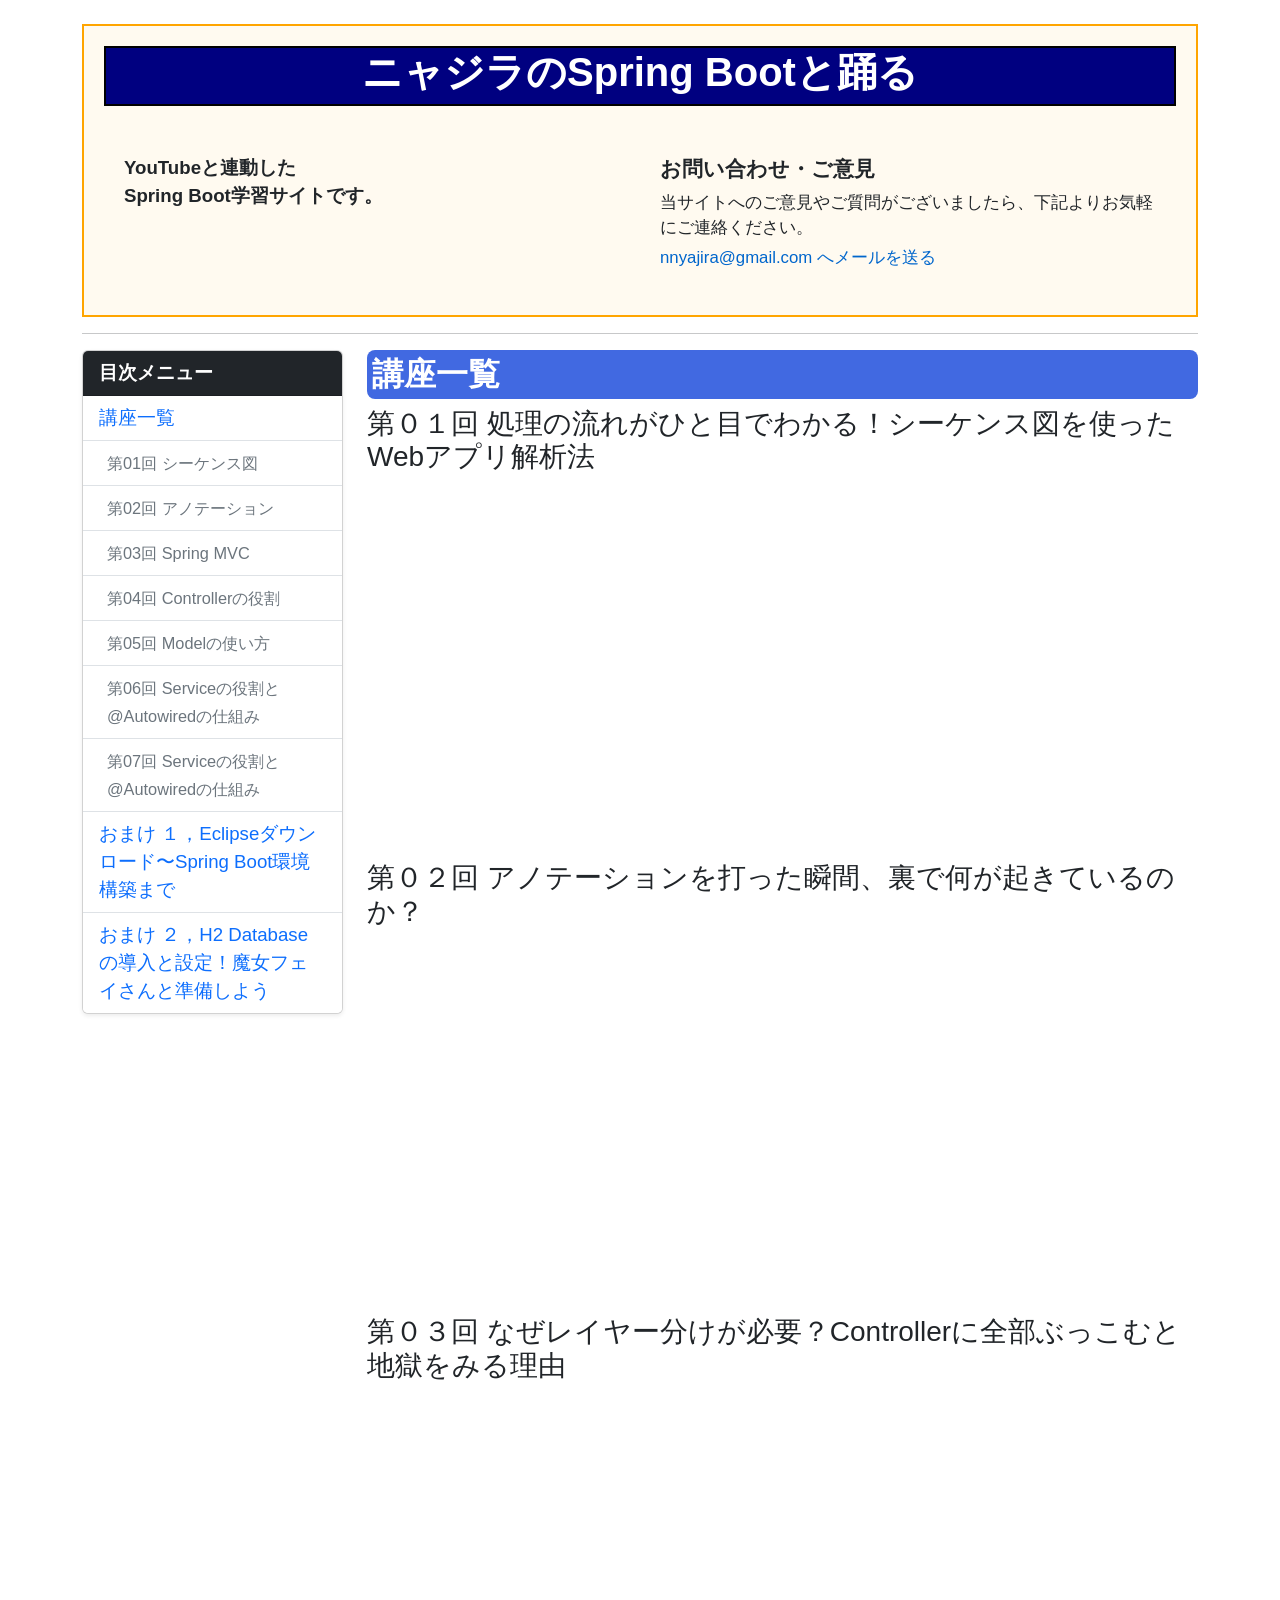
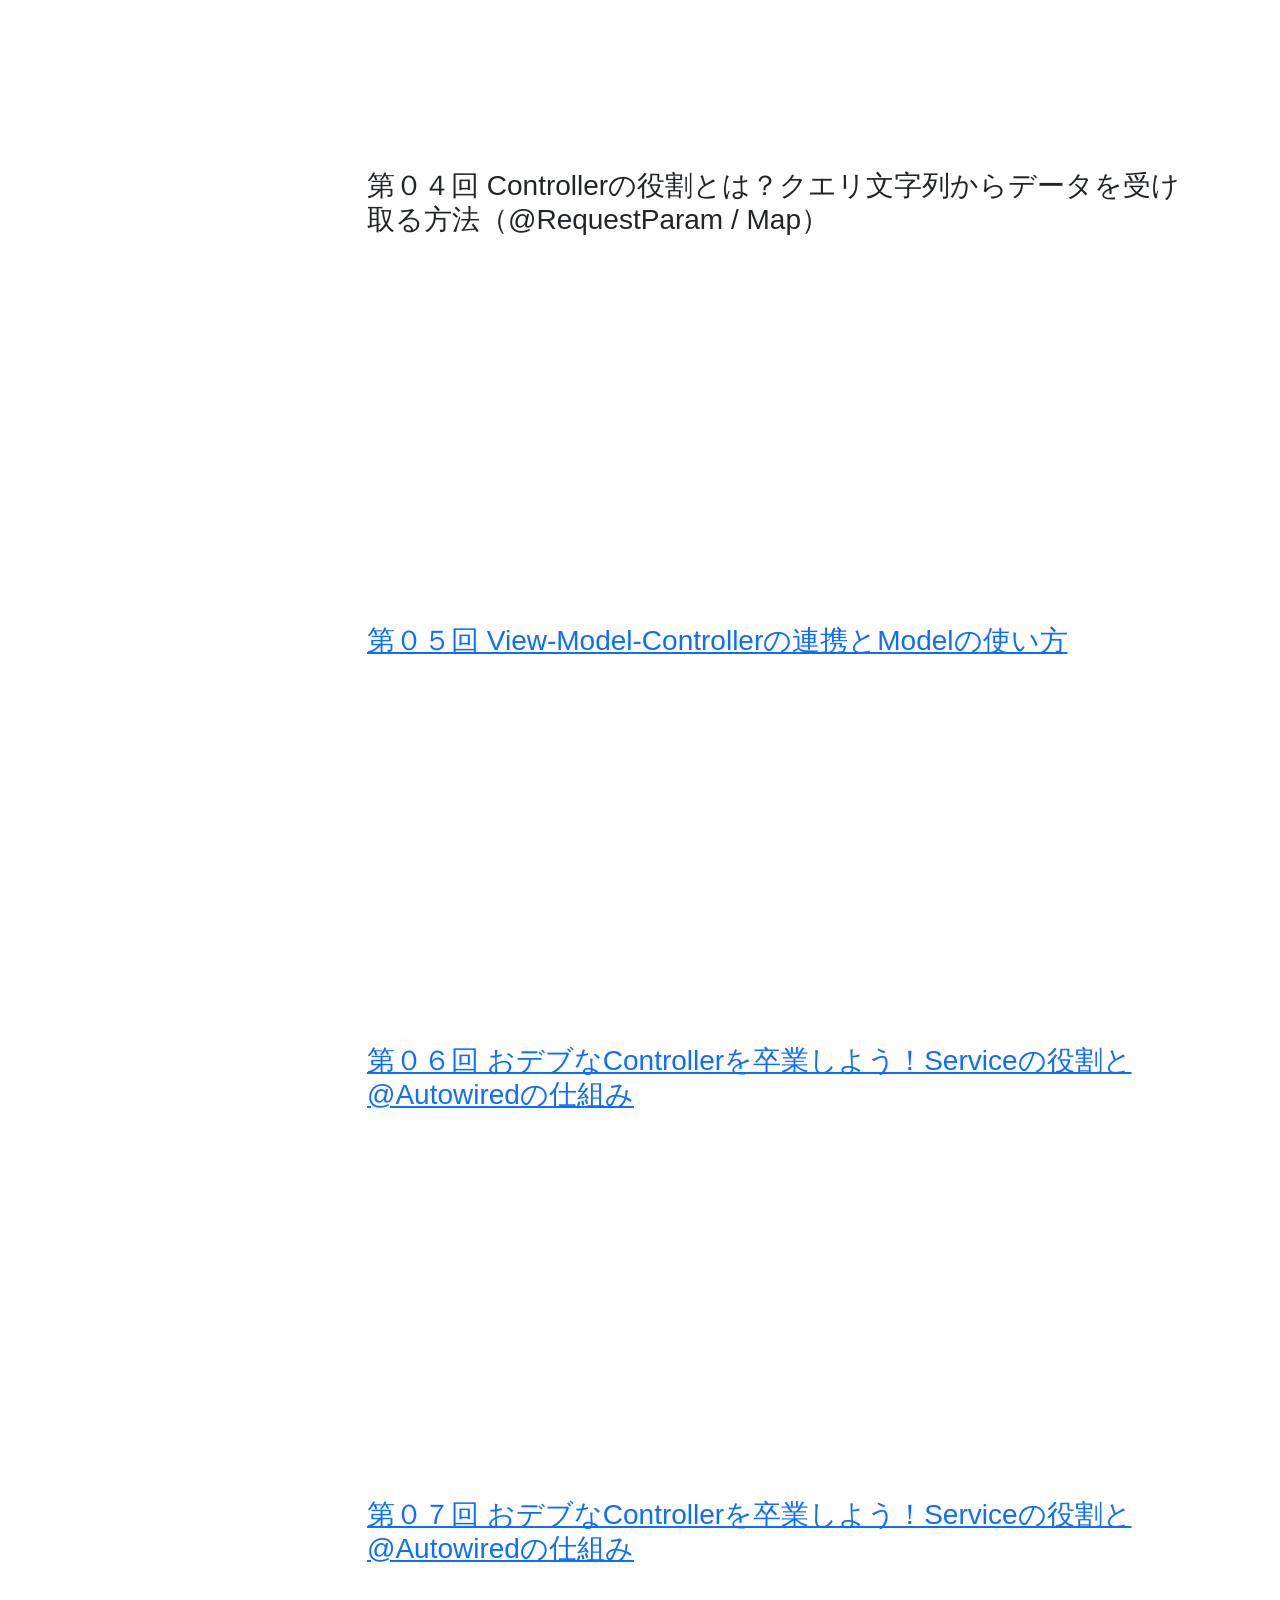
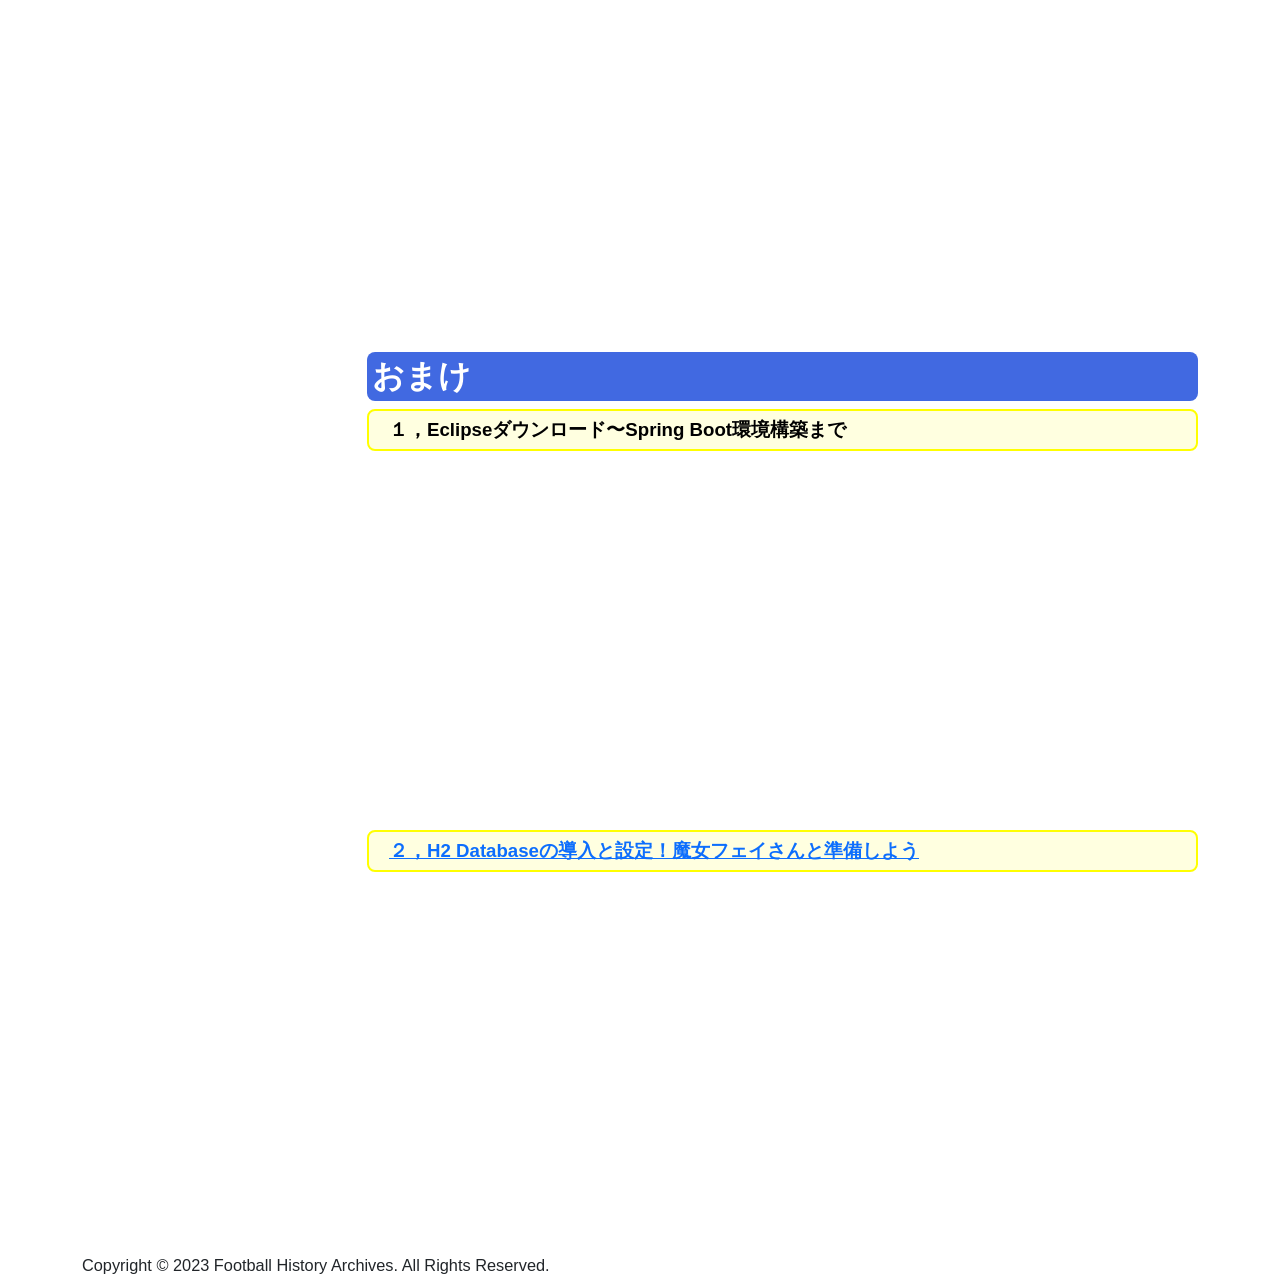
<file: index.html>
<!DOCTYPE html>
<html lang="ja">

<head>
	<!-- Google tag (gtag.js) -->
	<script async src="https://www.googletagmanager.com/gtag/js?id=G-5FMX1YD2TC"></script>
	<script>
		window.dataLayer = window.dataLayer || [];
		function gtag(){dataLayer.push(arguments);}
		gtag('js', new Date());
		
		gtag('config', 'G-5FMX1YD2TC');
	</script>

	<meta charset="UTF-8">
    <meta name="description" content="初心者向けSpring Boot学習サイト。YouTube動画と連動して、シーケンス図やアノテーション、Spring MVCなどを分かりやすく解説します。">
    <meta name="viewport" content="width=device-width, initial-scale=1.0">

    <title>ニャジラのSpring Bootと踊る</title>

    <!-- Bootstrap -->
    <link
        href="https://cdn.jsdelivr.net/npm/bootstrap@5.3.3/dist/css/bootstrap.min.css"
        rel="stylesheet">

    <!-- 自作CSS -->
    <link rel="stylesheet" href="CSS/style01.css">
	<link rel="stylesheet" href="./CSS/explanationDesign.css">
</head>

<body>
    <div class="container mt-4">
        <!-- 表題 -->
        <header>
			<div class="title-box">
				<h1><b>ニャジラのSpring Bootと踊る</b></h1>
			</div><br>
			<div class="header_container">
				<div class="box left-box">
					<b>YouTubeと連動した<br>
						Spring Boot学習サイトです。</b>
				</div>
				<div class="box right-box">
					<div class="header-box">
						<!-- 右端に配置するボックス -->
						<div class="contact-area">
							<b>お問い合わせ・ご意見</b>
							<p>当サイトへのご意見やご質問がございましたら、下記よりお気軽にご連絡ください。</p>
							<p>
								<a href="mailto:nnyajira@gmail.com?subject=%E3%81%8A%E5%95%8F%E3%81%8B%E3%81%84%E5%90%88%E3%82%8F%E3%81%9B&body=%E3%83%9F%E3%81%94%E6%84%8F%E8%A6%8B%E3%82%92%E3%81%8A%E6%9B%B8%E3%81%8F%E3%81%8F%E3%81%A0%E3%81%95%E3%81%84">
								nnyajira@gmail.com へメールを送る
								</a>
							</p>
						</div>
					</div>
				</div>
			</div>
        </header>

        <hr>

        <!-- ▼ ここから2カラムレイアウトに変更 -->
        <div class="row">
            
            <!-- 【左側】サイドメニュー -->
            <div class="col-md-3 mb-4">
                <div class="card shadow-sm">
                    <div class="card-header bg-dark text-white">
                        <b>目次メニュー</b>
                    </div>
                    <ul class="list-group list-group-flush">
                        <li class="list-group-item"><a href="#lectures" class="text-decoration-none">講座一覧</a></li>
                        <li class="list-group-item ps-4"><small><a href="#ch1" class="text-decoration-none text-secondary">第01回 シーケンス図</a></small></li>
                        <li class="list-group-item ps-4"><small><a href="#ch2" class="text-decoration-none text-secondary">第02回 アノテーション</a></small></li>
                        <li class="list-group-item ps-4"><small><a href="#ch3" class="text-decoration-none text-secondary">第03回 Spring MVC</a></small></li>
                        <li class="list-group-item ps-4"><small><a href="#ch4" class="text-decoration-none text-secondary">第04回 Controllerの役割</a></small></li>
                        <li class="list-group-item ps-4"><small><a href="#ch5" class="text-decoration-none text-secondary">第05回 Modelの使い方</a></small></li>
                        <li class="list-group-item ps-4"><small><a href="#ch6" class="text-decoration-none text-secondary">第06回 Serviceの役割と@Autowiredの仕組み</a></small></li>
                        <li class="list-group-item ps-4"><small><a href="#ch7" class="text-decoration-none text-secondary">第07回 Serviceの役割と@Autowiredの仕組み</a></small></li>
                        <li class="list-group-item"><a href="#extra1" class="text-decoration-none">おまけ １，Eclipseダウンロード〜Spring Boot環境構築まで</a></li>
                        <li class="list-group-item"><a href="#extra2" class="text-decoration-none">おまけ ２，H2 Databaseの導入と設定！魔女フェイさんと準備しよう</a></li>
                    </ul>
                </div>
            </div>

            <!-- 【右側】メインコンテンツ -->
            <div class="col-md-9">
                <div id="lectures">
                    <h2>講座一覧</h2>
                </div>

                <!-- 第01回 -->
                <div id="ch1">
                    <h3>第０１回  処理の流れがひと目でわかる！シーケンス図を使ったWebアプリ解析法</h3>
                </div>
                <div>
                    <iframe width="560" height="315" src="https://www.youtube.com/embed/RF5SIMBWXgU" ...></iframe>
                </div><br><br>

                <!-- 第02回 -->
                <div id="ch2">
                    <h3>第０２回  アノテーションを打った瞬間、裏で何が起きているのか？</h3>
                </div>
                <div>
                    <iframe width="560" height="315" src="https://www.youtube.com/embed/nE-740JDSBc" ...></iframe>
                </div><br><br>

                <!-- 第03回 -->
                <div id="ch3">
                    <h3>第０３回  なぜレイヤー分けが必要？Controllerに全部ぶっこむと地獄をみる理由</h3>
                </div>
                <div>
                    <iframe width="560" height="315" src="https://www.youtube.com/embed/kfCO4gES_y4" ...></iframe>
                </div><br><br>

                <!-- 第04回 -->
                <div id="ch4">
                    <h3>第０４回 Controllerの役割とは？クエリ文字列からデータを受け取る方法（@RequestParam / Map）</h3>
                </div>
                <div>
                    <iframe width="560" height="315" src="https://www.youtube.com/embed/e11XZj2pjyY"></iframe>
                </div><br><br>

                <!-- 第05回 -->
                <div id="ch5">
                    <h3><a href="Chapter5/sample05.html">第０５回 View-Model-Controllerの連携とModelの使い方</a></h3>
                </div>
                <div>
                    <iframe width="560" height="315" src="https://www.youtube.com/embed/qQiJW4dEfhY" ...></iframe>
                </div><br><br>

                <!-- 第06回 -->
                <div id="ch6">
                    <h3><a href="Chapter6/chapter06.html">第０６回 おデブなControllerを卒業しよう！Serviceの役割と@Autowiredの仕組み</a></h3>
                </div>
                <div>
                    <iframe width="560" height="315" src="https://www.youtube.com/embed/Gpr7pHsomS8" ...></iframe>
                </div><br><br>

                <!-- 第07回 -->
                <div id="ch7">
                    <h3><a href="Chapter7/Chapter7.html">第０７回 おデブなControllerを卒業しよう！Serviceの役割と@Autowiredの仕組み</a></h3>
                </div>
                <div>
                    <iframe width="560" height="315" src="https://www.youtube.com/embed/Gpr7pHsomS8" ...></iframe>
                </div><br><br>

                <!-- おまけ -->
                <h2>おまけ</h2>

                <div id="extra1">
                    <div class="flowNormal-yellow">
                        １，Eclipseダウンロード〜Spring Boot環境構築まで
                    </div>
                    <div>
                        <iframe width="560" height="315" src="https://www.youtube.com/embed/wp7h9DPAWVU" ...></iframe>
                    </div>
                </div><br><br>

                <div id="extra2">
                <div class="flowNormal-yellow">
                    <a href="H2DataBase/H2Database.html">２，H2 Databaseの導入と設定！魔女フェイさんと準備しよう</a>
                </div>
                <div>
                    <iframe width="560" height="315" src="https://www.youtube.com/embed/YrC6pVGOn0Y" ...></iframe>
                </div><br><br>

            </div>

        </div>
        <!-- ▲ 2カラムレイアウトここまで -->

        <!-- ページの一番下（お問い合わせ欄） -->
        <footer>
            <small>
                Copyright © 2023 Football History Archives. All Rights Reserved.
            </small>
        </footer>
    </div>
</body>
</html>
</file>
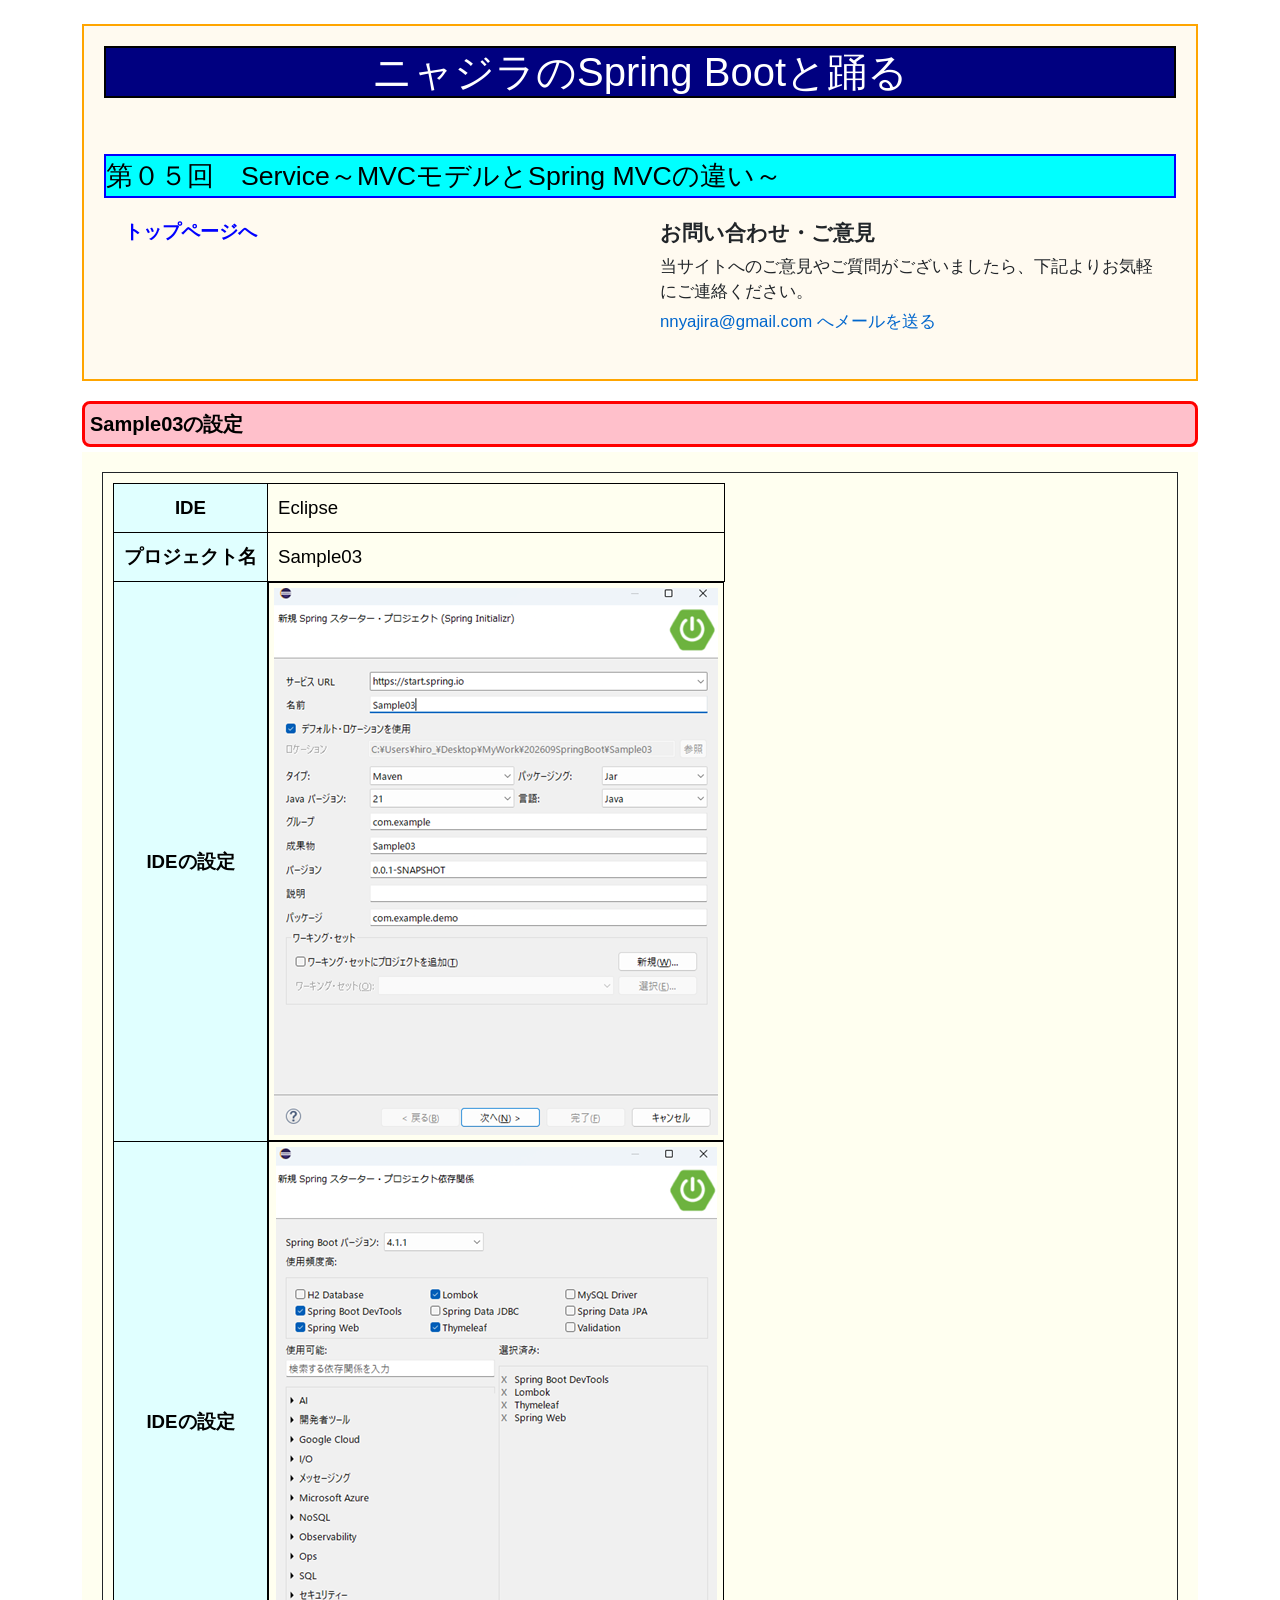
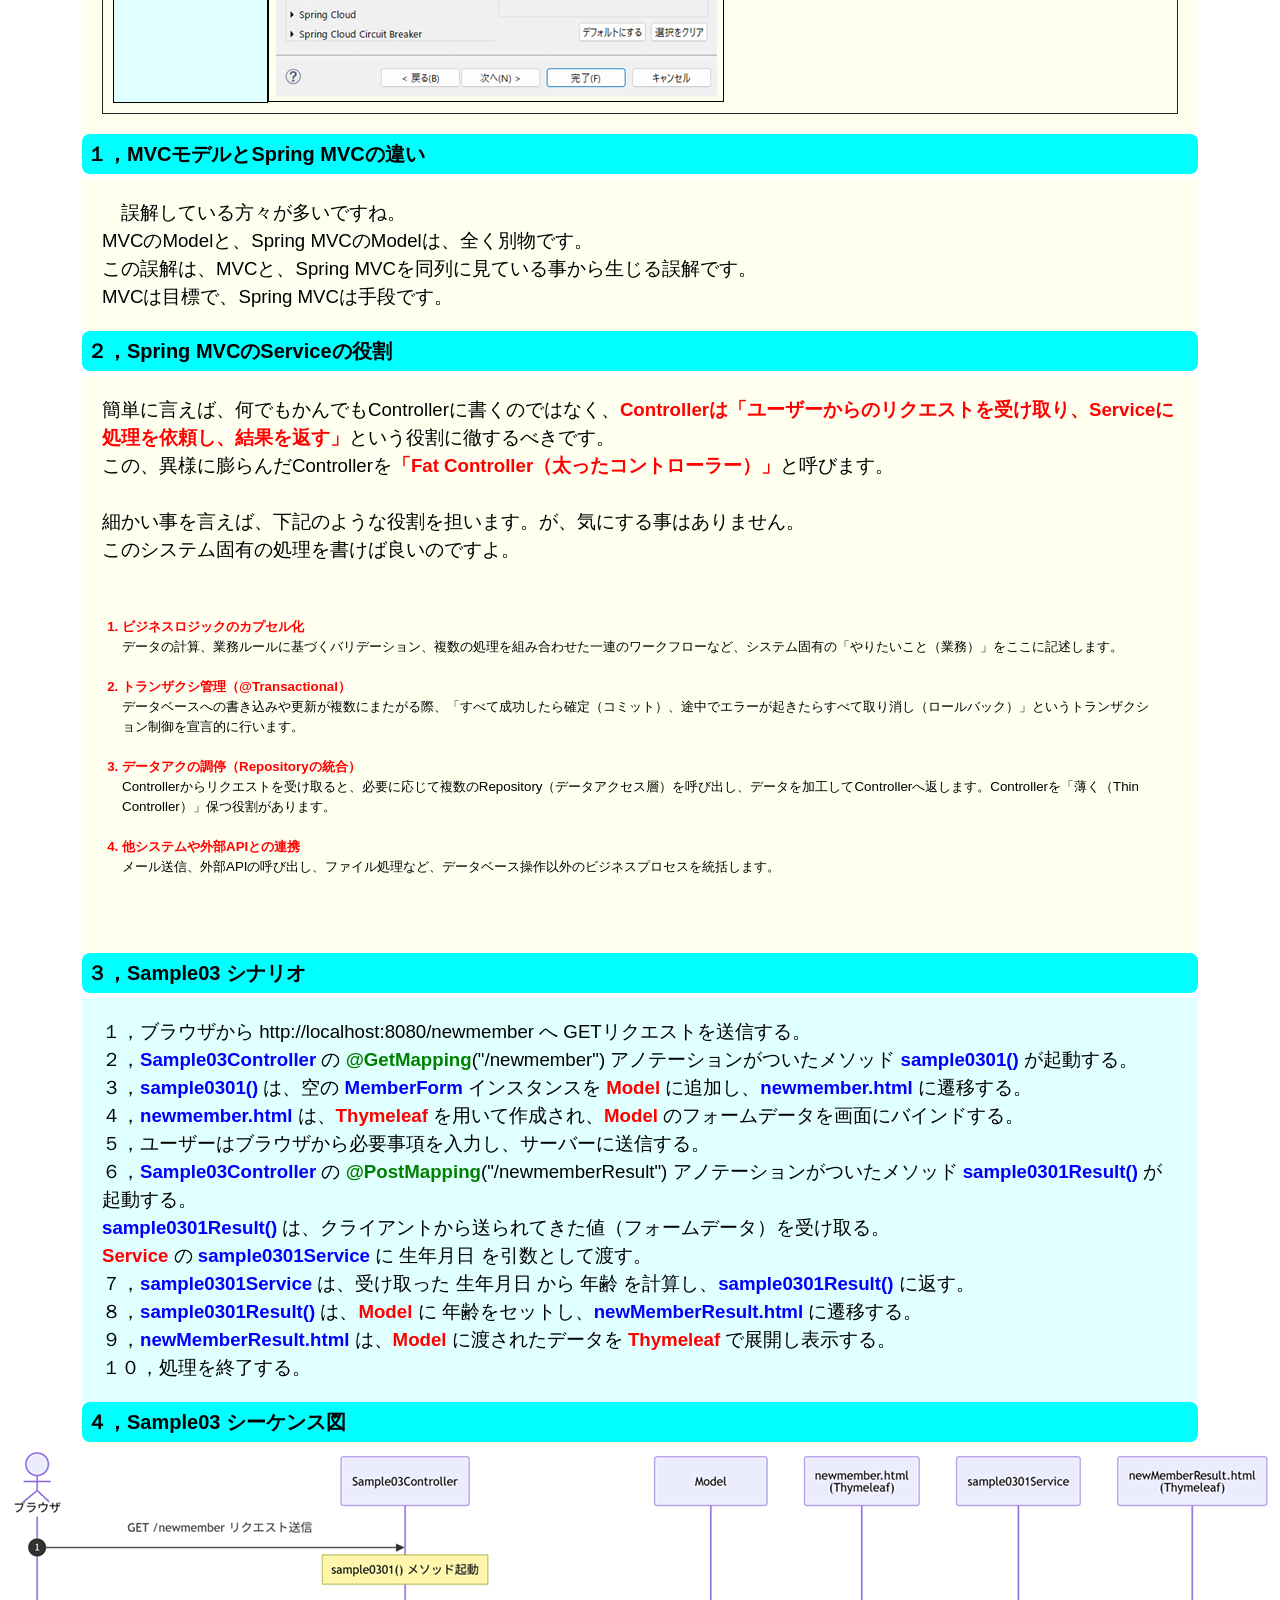
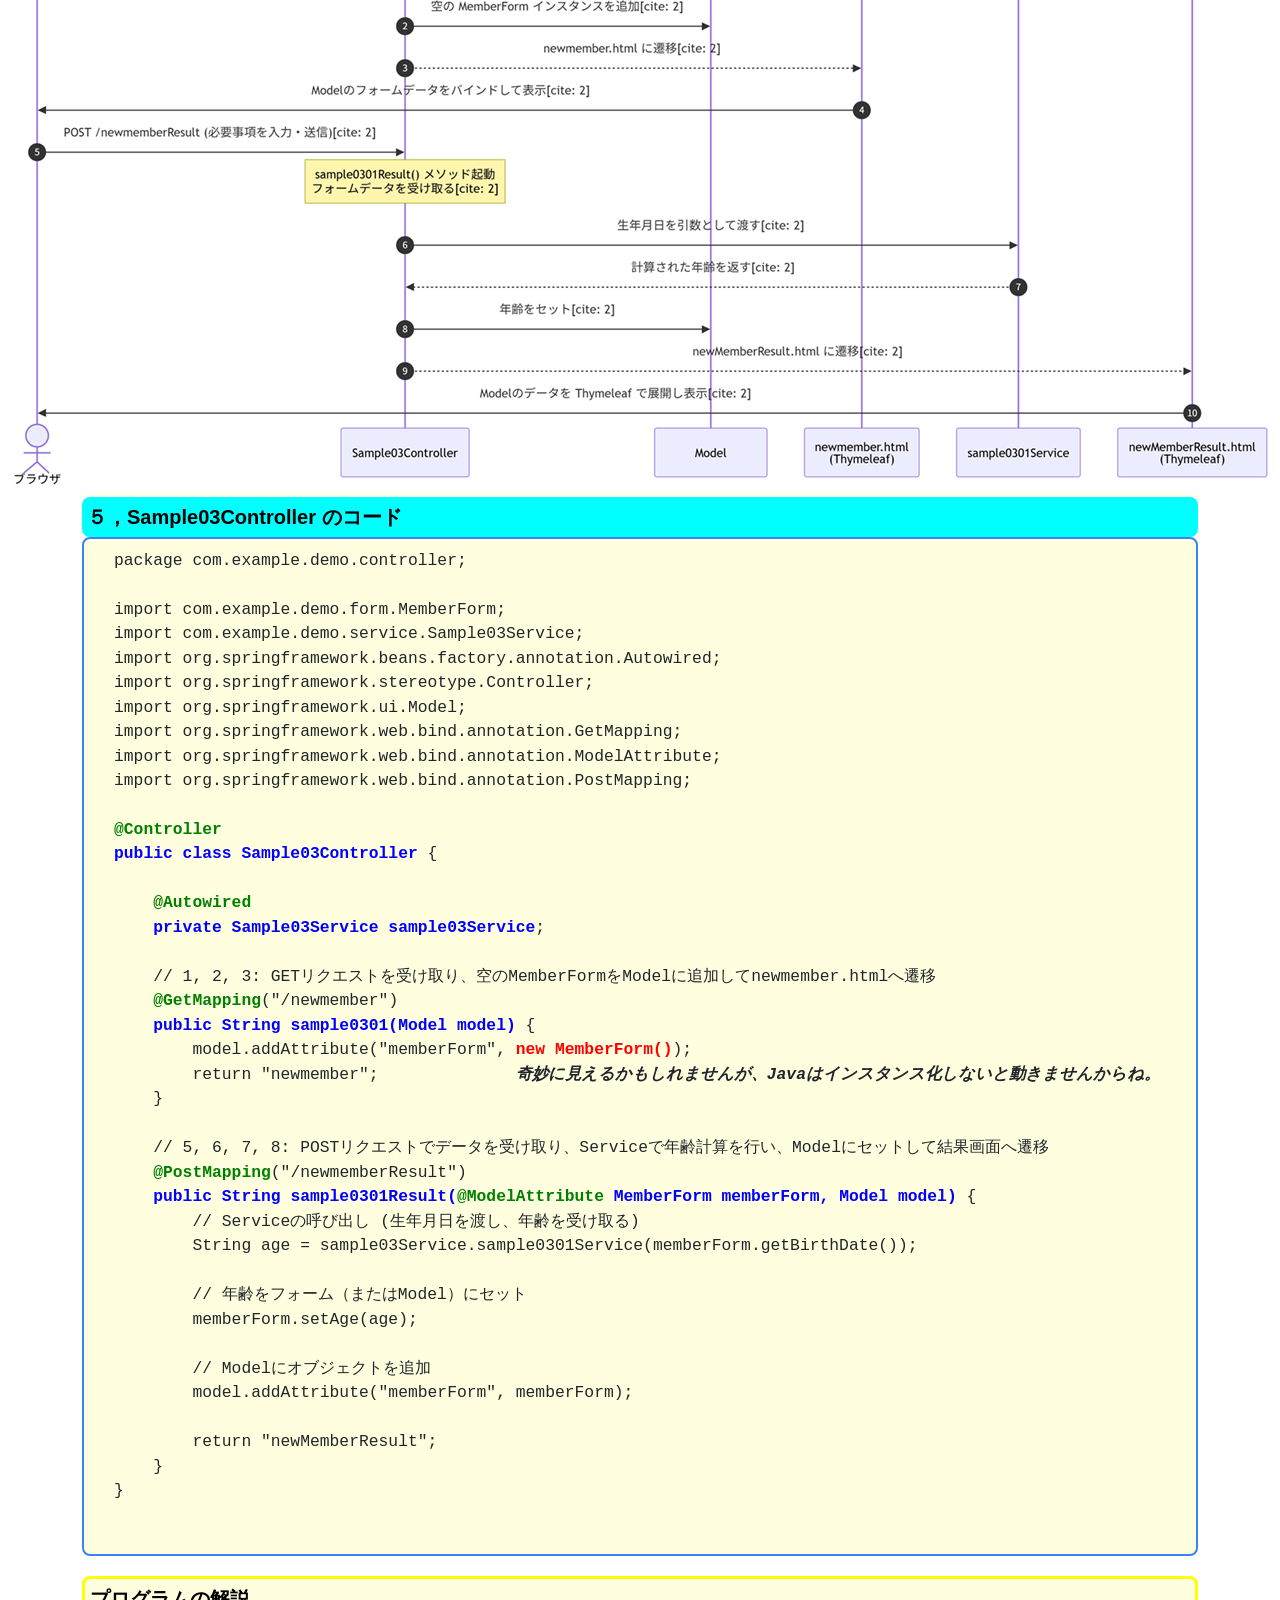
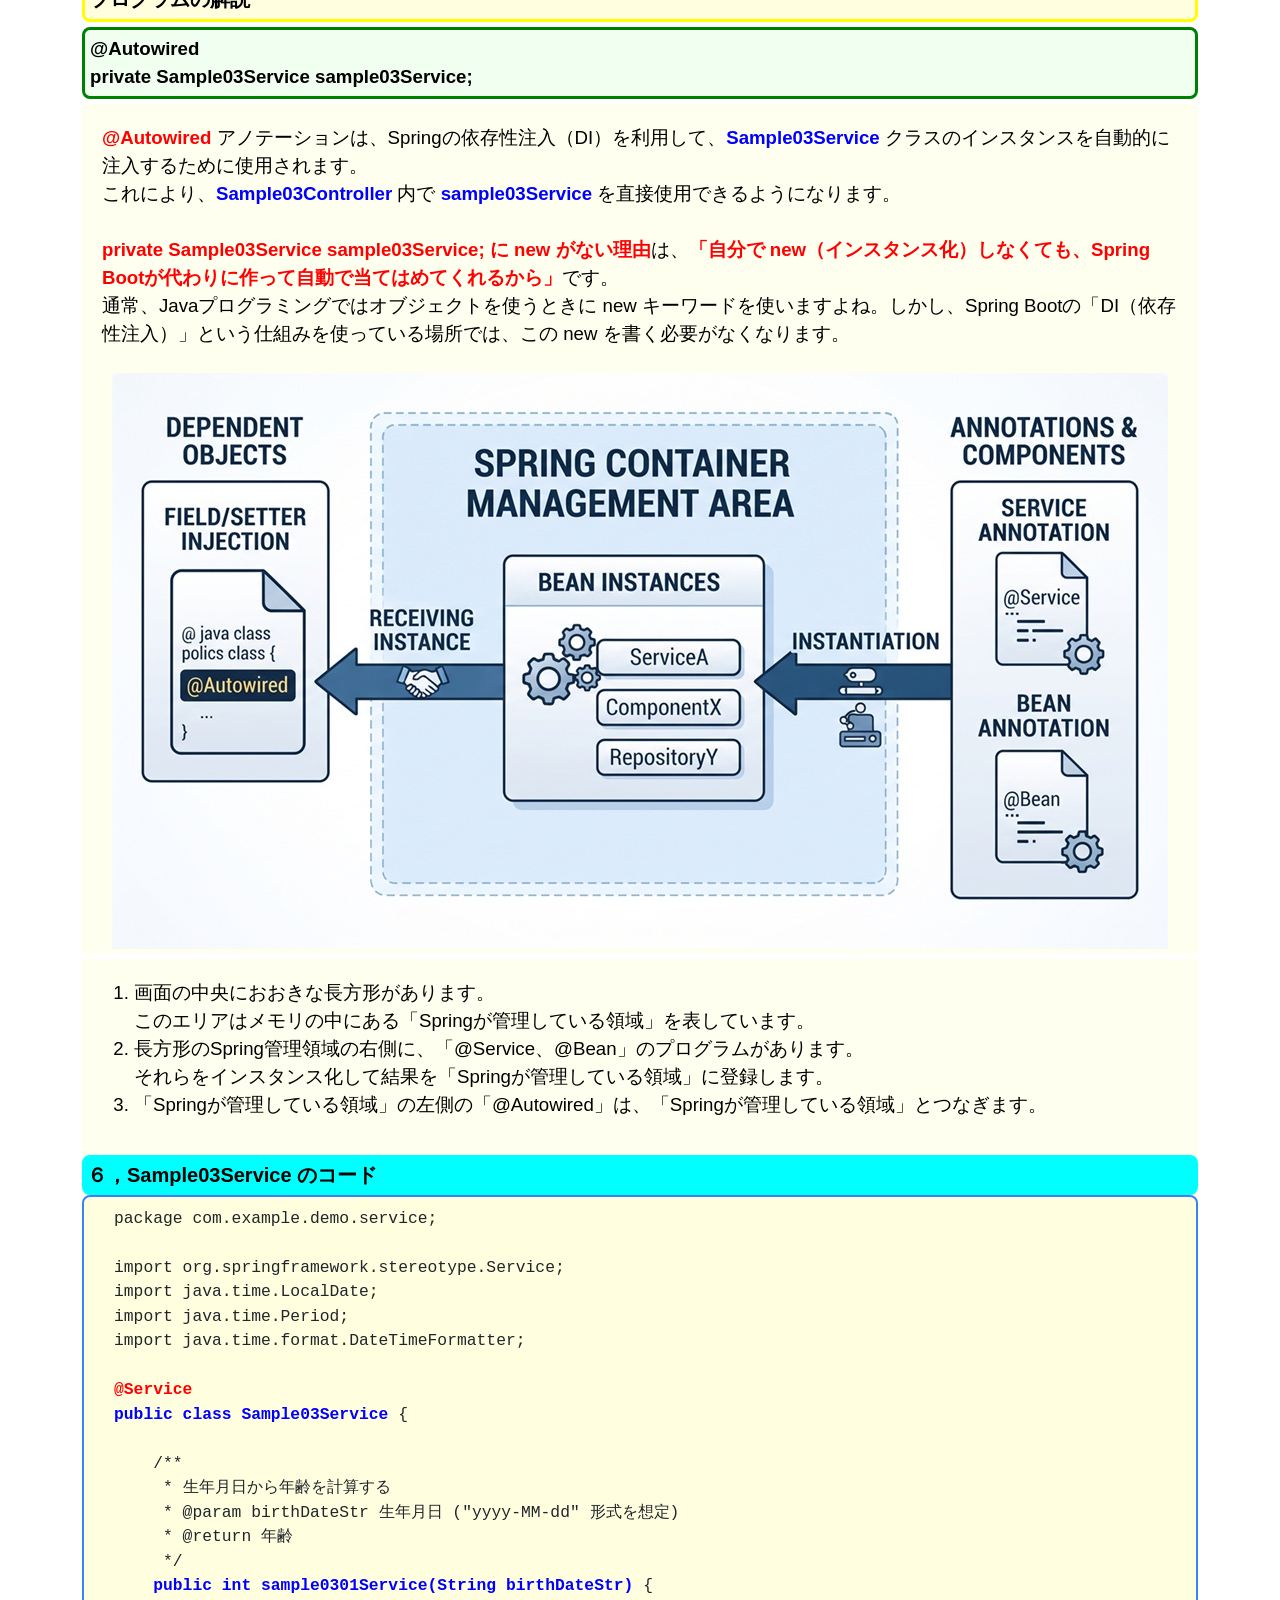
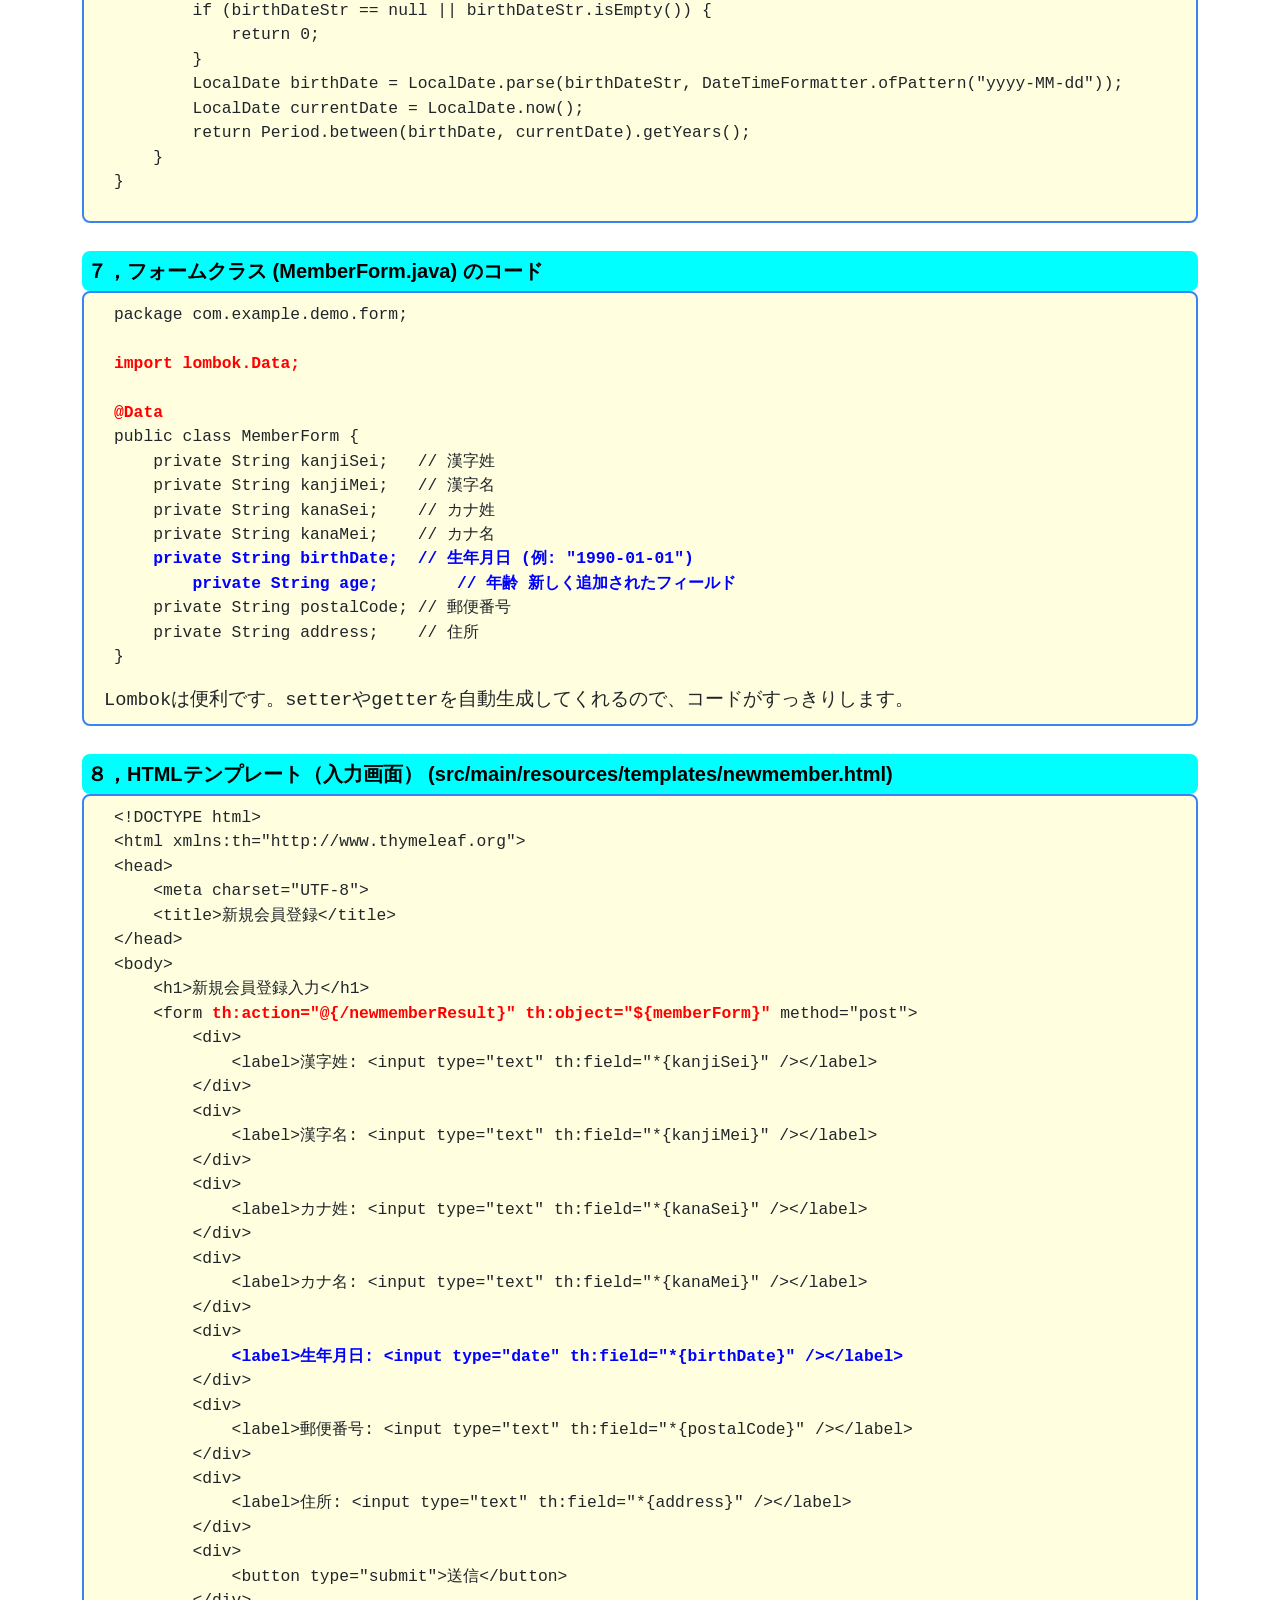
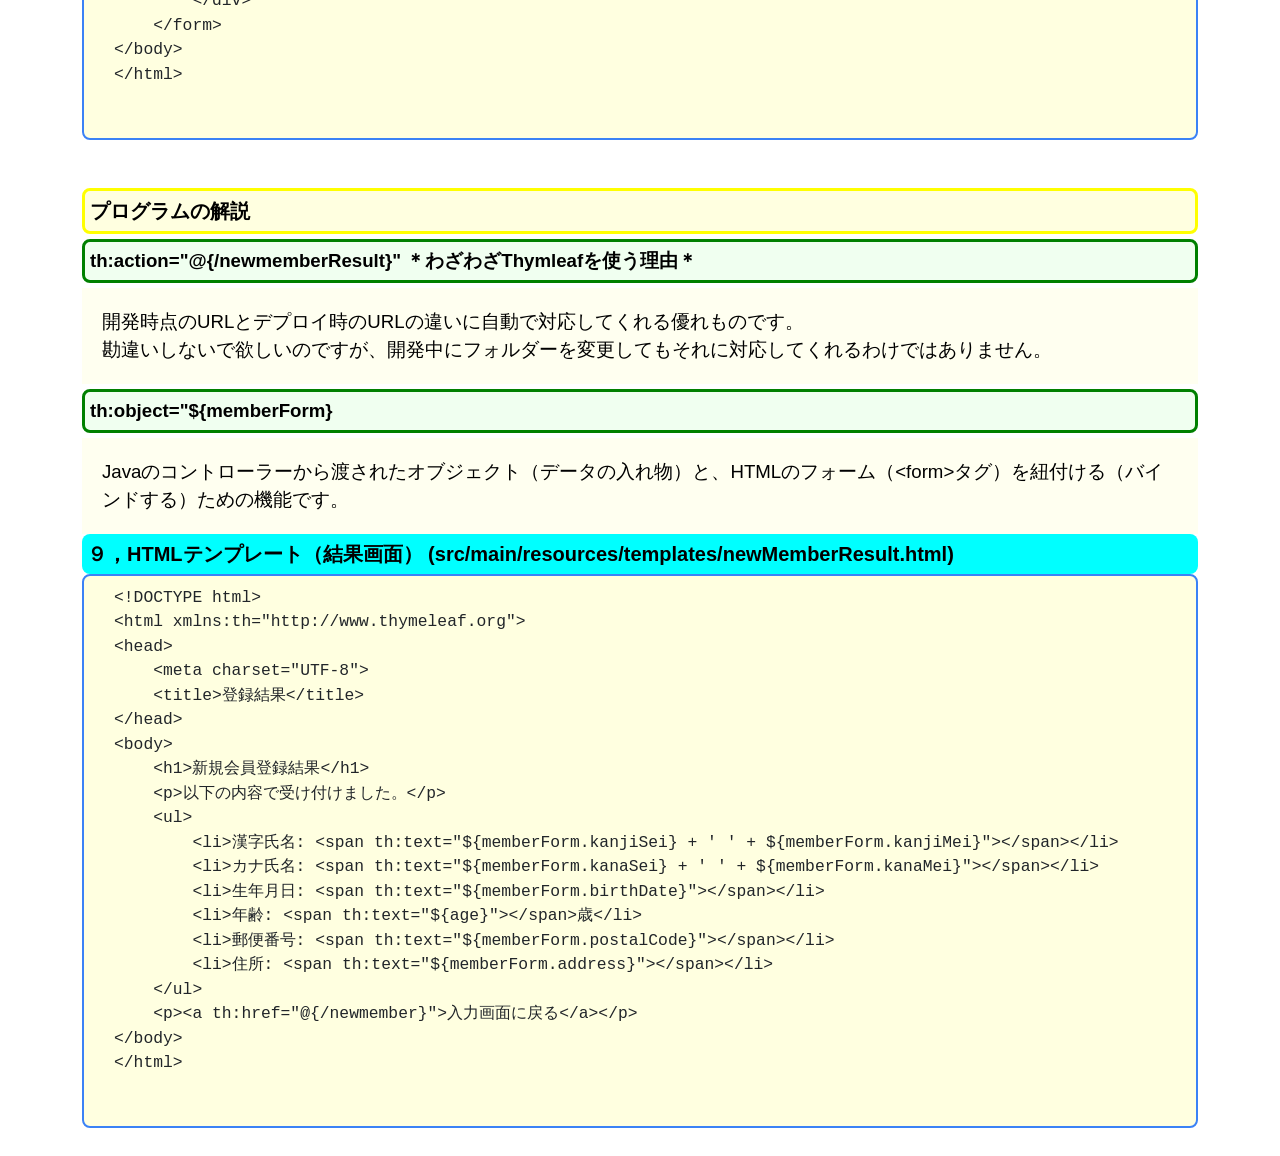
<file: Chapter5/chapter05.html>
<!DOCTYPE html>
<html lang="ja">

	<head>
	    <meta charset="UTF-8">
	    <title>Spring Boot入門 #04</title>

	    <!-- Bootstrap -->
	    <link
	        href="https://cdn.jsdelivr.net/npm/bootstrap@5.3.3/dist/css/bootstrap.min.css"
	        rel="stylesheet">
	    
	    <link rel="stylesheet" href="../CSS/style01.css">
	    <link rel="stylesheet" href="../CSS/table.css">
	    <link rel="stylesheet" href="../CSS/layout.css">
	    <link rel="stylesheet" href="../CSS/explanationDesign.css">
	</head>

    <body class="container mt-4">
        <header>
			<!-- 表題 -->
			<div class="title-box">
				<h1 class="mb-0">ニャジラのSpring Bootと踊る</h1>
			</div><br><br>
            <div class="numberOfTimesBox">
                第０５回　Service～MVCモデルとSpring MVCの違い～
            </div>

			<div class="header_container">
				<div class="box left-box-Blue">
                        <a class="nav-link" href="../index.html">トップページへ</a>
				</div>
				<div class="box right-box">
					<div class="header-box">
						<!-- 右端に配置するボックス -->
						<div class="contact-area">
							<b>お問い合わせ・ご意見</b>
							<p>当サイトへのご意見やご質問がございましたら、下記よりお気軽にご連絡ください。</p>
							<p>
								<a href="mailto:nnyajira@gmail.com?subject=%E3%81%8A%E5%95%8F%E3%81%8B%E3%81%84%E5%90%88%E3%82%8F%E3%81%9B&body=%E3%83%9F%E3%81%94%E6%84%8F%E8%A6%8B%E3%82%92%E3%81%8A%E6%9B%B8%E3%81%8F%E3%81%8F%E3%81%A0%E3%81%95%E3%81%84">
								nnyajira@gmail.com へメールを送る
								</a>
							</p>
						</div>
					</div>
				</div>
			</div>
        </header>
        
        <main>
			<div class="midasimidasi2-1">
				Sample03の設定
			</div>
			<div class="box_textnormal">
				<table class="custom-box-table">
					<tr>
						<td class="table-cell-cyan">
							IDE
						</td>
						<td>
							Eclipse
						</td>
					</tr>
					<tr>
						<td class="table-cell-cyan">
							プロジェクト名
						</td>
						<td>
							Sample03
						</td>
					</tr>
					<tr>
						<td class="table-cell-cyan">
							IDEの設定
						</td>
						<td class="box_normal_IMG">
							<img src="../IMG/Sample03/設定sample03_01.png" alt="Sample03の設定">
						</td>
					</tr>
					<tr>
						<td class="table-cell-cyan">
							IDEの設定
						</td>
						<td class="box_normal_IMG">
							<img src="../IMG/Sample03/設定sample03_02.png" alt="Sample03の設定">
						</td>
					</tr>
				</table>
			</div>

			<div class="midasi2">
				１，MVCモデルとSpring MVCの違い
			</div>
			<div class="box_textnormal">
				　誤解している方々が多いですね。<br>
				MVCのModelと、Spring MVCのModelは、全く別物です。<br>
				この誤解は、MVCと、Spring MVCを同列に見ている事から生じる誤解です。<br>
				MVCは目標で、Spring MVCは手段です。<br>
			</div>

			<div class="midasi2">
				２，Spring MVCのServiceの役割
			</div>
			<div class="box_textnormal">
				簡単に言えば、何でもかんでもControllerに書くのではなく、<b class="red-bold-text">Controllerは「ユーザーからのリクエストを受け取り、Serviceに処理を依頼し、結果を返す」</b>という役割に徹するべきです。<br>
				この、異様に膨らんだControllerを<b class="red-bold-text">「Fat Controller（太ったコントローラー）」</b>と呼びます。<br>
				<br>
				
				細かい事を言えば、下記のような役割を担います。が、気にする事はありません。<br>
				このシステム固有の処理を書けば良いのですよ。<br><br>
			
				<ol class="box_mozisyou">
					<li class="red-bold-text">ビジネスロジックのカプセル化</li>
						データの計算、業務ルールに基づくバリデーション、複数の処理を組み合わせた一連のワークフローなど、システム固有の「やりたいこと（業務）」をここに記述します。<br><br>
					<li class="red-bold-text">トランザクシ管理（@Transactional）</li>
						データベースへの書き込みや更新が複数にまたがる際、「すべて成功したら確定（コミット）、途中でエラーが起きたらすべて取り消し（ロールバック）」というトランザクション制御を宣言的に行います。<br><br>
					<li class="red-bold-text">データアクの調停（Repositoryの統合）</li>
						Controllerからリクエストを受け取ると、必要に応じて複数のRepository（データアクセス層）を呼び出し、データを加工してControllerへ返します。Controllerを「薄く（Thin Controller）」保つ役割があります。<br><br>
					<li class="red-bold-text">他システムや外部APIとの連携</li>
						メール送信、外部APIの呼び出し、ファイル処理など、データベース操作以外のビジネスプロセスを統括します。<br><br>
				</ol>
			</div>

			<div class="midasi2">
				３，Sample03 シナリオ
			</div>
			<div class="box_Scenario">
				１，ブラウザから http://localhost:8080/newmember へ GETリクエストを送信する。<br>
				２，<b class="blue-bold-text">Sample03Controller</b> の <b class="green-bold-text">@GetMapping</b>("/newmember") アノテーションがついたメソッド <b class="blue-bold-text">sample0301()</b> が起動する。<br>
				３，<b class="blue-bold-text">sample0301()</b> は、空の <b class="blue-bold-text">MemberForm</b> インスタンスを <b class="red-bold-text">Model</b> に追加し、<b class="blue-bold-text">newmember.html</b> に遷移する。<br>
				４，<b class="blue-bold-text">newmember.html</b> は、<b class="red-bold-text">Thymeleaf</b> を用いて作成され、<b class="red-bold-text">Model</b> のフォームデータを画面にバインドする。<br>
				５，ユーザーはブラウザから必要事項を入力し、サーバーに送信する。<br>
				６，<b class="blue-bold-text">Sample03Controller</b> の <b class="green-bold-text">@PostMapping</b>("/newmemberResult") アノテーションがついたメソッド <b class="blue-bold-text">sample0301Result()</b> が起動する。<br>
					<b class="blue-bold-text">sample0301Result()</b> は、クライアントから送られてきた値（フォームデータ）を受け取る。<br>
					<b class="red-bold-text">Service</b> の <b class="blue-bold-text">sample0301Service</b> に 生年月日 を引数として渡す。<br>
				７，<b class="blue-bold-text">sample0301Service</b> は、受け取った 生年月日 から 年齢 を計算し、<b class="blue-bold-text">sample0301Result()</b> に返す。<br>
				８，<b class="blue-bold-text">sample0301Result()</b> は、<b class="red-bold-text">Model</b> に 年齢をセットし、<b class="blue-bold-text">newMemberResult.html</b> に遷移する。<br>
				９，<b class="blue-bold-text">newMemberResult.html</b> は、<b class="red-bold-text">Model</b> に渡されたデータを <b class="red-bold-text">Thymeleaf</b> で展開し表示する。<br>
				１０，処理を終了する。<br>
			</div>

			<div class="midasi2">
				４，Sample03 シーケンス図
			</div>
			<div class="box_normal_IMG">
				<img src="../IMG/Sample03シーケンス図03.png" alt="Sample03のシーケンス図">
			</div>

			<div class="midasi2">
				５，Sample03Controller のコード
			</div>
			<div class="program-box">
				<pre>
package com.example.demo.controller;

import com.example.demo.form.MemberForm;
import com.example.demo.service.Sample03Service;
import org.springframework.beans.factory.annotation.Autowired;
import org.springframework.stereotype.Controller;
import org.springframework.ui.Model;
import org.springframework.web.bind.annotation.GetMapping;
import org.springframework.web.bind.annotation.ModelAttribute;
import org.springframework.web.bind.annotation.PostMapping;

<b class="green-bold-text">@Controller</b>
<b class="blue-bold-text">public class Sample03Controller</b> {

    <b class="green-bold-text">@Autowired</b>
    <b class="blue-bold-text">private Sample03Service sample03Service</b>;

    // 1, 2, 3: GETリクエストを受け取り、空のMemberFormをModelに追加してnewmember.htmlへ遷移
    <b class="green-bold-text">@GetMapping</b>("/newmember")
    <b class="blue-bold-text">public String sample0301(Model model)</b> {
        model.addAttribute("memberForm", <b class="red-bold-text">new MemberForm()</b>);
        return "newmember";              <b style="font-style: italic;">奇妙に見えるかもしれませんが、Javaはインスタンス化しないと動きませんからね。</b>
    }

    // 5, 6, 7, 8: POSTリクエストでデータを受け取り、Serviceで年齢計算を行い、Modelにセットして結果画面へ遷移
    <b class="green-bold-text">@PostMapping</b>("/newmemberResult")
    <b class="blue-bold-text">public String sample0301Result(</b><b class="green-bold-text">@ModelAttribute</b> <b class="blue-bold-text">MemberForm memberForm, Model model) </b>{
        // Serviceの呼び出し (生年月日を渡し、年齢を受け取る)
        String age = sample03Service.sample0301Service(memberForm.getBirthDate());
        
        // 年齢をフォーム（またはModel）にセット
        memberForm.setAge(age);
        
        // Modelにオブジェクトを追加
        model.addAttribute("memberForm", memberForm);
        
        return "newMemberResult";
    }
}
				</pre>
			</div>

			<div class="midasi3">
				プログラムの解説
			</div>
			<div class="midasi4">
				@Autowired<br>
				private Sample03Service sample03Service;
			</div>
			<div class="box_textnormal">
				<b class="red-bold-text">@Autowired</b> アノテーションは、Springの依存性注入（DI）を利用して、<b class="blue-bold-text">Sample03Service</b> クラスのインスタンスを自動的に注入するために使用されます。<br>
				これにより、<b class="blue-bold-text">Sample03Controller</b> 内で <b class="blue-bold-text">sample03Service</b> を直接使用できるようになります。<br>
				<br>
				<b class="red-bold-text">private Sample03Service sample03Service; に new がない理由</b>は、<b class="red-bold-text">「自分で new（インスタンス化）しなくても、Spring Bootが代わりに作って自動で当てはめてくれるから」</b>です。<br>
				通常、Javaプログラミングではオブジェクトを使うときに new キーワードを使いますよね。しかし、Spring Bootの「DI（依存性注入）」という仕組みを使っている場所では、この new を書く必要がなくなります。
			</div>

			<div class="box_normal_IMG">
				<img src="../IMG/Autowiredの仕組み.jpeg" alt="Autowiredの仕組み">
			</div>
			<div class="box_textnormal">
				<ol>
					<li>
						画面の中央におおきな長方形があります。<br>
						このエリアはメモリの中にある「Springが管理している領域」を表しています。
					</li>
					<li>
						長方形のSpring管理領域の右側に、「@Service、@Bean」のプログラムがあります。<br>
						それらをインスタンス化して結果を「Springが管理している領域」に登録します。
					</li>
					<li>
						「Springが管理している領域」の左側の「@Autowired」は、「Springが管理している領域」とつなぎます。
					</li>
				</ol>
			</div>

			<div class="midasi2">
				６，Sample03Service のコード
			</div>
			<div class="program-box">
				<pre>
package com.example.demo.service;

import org.springframework.stereotype.Service;
import java.time.LocalDate;
import java.time.Period;
import java.time.format.DateTimeFormatter;

<b class="red-bold-text">@Service</b>
<b class="blue-bold-text">public class Sample03Service</b> {

    /**
     * 生年月日から年齢を計算する
     * @param birthDateStr 生年月日 ("yyyy-MM-dd" 形式を想定)
     * @return 年齢
     */
    <b class="blue-bold-text">public int sample0301Service(String birthDateStr)</b> {
        if (birthDateStr == null || birthDateStr.isEmpty()) {
            return 0;
        }
        LocalDate birthDate = LocalDate.parse(birthDateStr, DateTimeFormatter.ofPattern("yyyy-MM-dd"));
        LocalDate currentDate = LocalDate.now();
        return Period.between(birthDate, currentDate).getYears();
    }
}				</pre>
			</div><br>

			<div class="midasi2">
				７，フォームクラス (MemberForm.java) のコード
			</div>
			<div class="program-box">
				<pre>
package com.example.demo.form;

<b class="red-bold-text">import lombok.Data;</b>

<b class="red-bold-text">@Data</b>
public class MemberForm {
    private String kanjiSei;   // 漢字姓
    private String kanjiMei;   // 漢字名
    private String kanaSei;    // カナ姓
    private String kanaMei;    // カナ名
    <b class="blue-bold-text">private String birthDate;  // 生年月日 (例: "1990-01-01")</b>
	<b class="blue-bold-text">private String age;        // 年齢 新しく追加されたフィールド</b>
    private String postalCode; // 郵便番号
    private String address;    // 住所
}				</pre>

Lombokは便利です。setterやgetterを自動生成してくれるので、コードがすっきりします。<br>
			</div><br>

			<div class="midasi2">
				８，HTMLテンプレート（入力画面） (src/main/resources/templates/newmember.html)
			</div>
			<div class="program-box">
				<pre>
&lt;!DOCTYPE html&gt;
&lt;html xmlns:th="http://www.thymeleaf.org"&gt;
&lt;head&gt;
    &lt;meta charset="UTF-8"&gt;
    &lt;title&gt;新規会員登録&lt;/title&gt;
&lt;/head&gt;
&lt;body&gt;
    &lt;h1&gt;新規会員登録入力&lt;/h1&gt;
    &lt;form <b class="red-bold-text">th:action="@{/newmemberResult}" th:object="${memberForm}"</b> method="post"&gt;	
        &lt;div&gt;
            &lt;label&gt;漢字姓: &lt;input type="text" th:field="*{kanjiSei}" /&gt;&lt;/label&gt;
        &lt;/div&gt;
        &lt;div&gt;
            &lt;label&gt;漢字名: &lt;input type="text" th:field="*{kanjiMei}" /&gt;&lt;/label&gt;
        &lt;/div&gt;
        &lt;div&gt;
            &lt;label&gt;カナ姓: &lt;input type="text" th:field="*{kanaSei}" /&gt;&lt;/label&gt;
        &lt;/div&gt;
        &lt;div&gt;
            &lt;label&gt;カナ名: &lt;input type="text" th:field="*{kanaMei}" /&gt;&lt;/label&gt;
        &lt;/div&gt;
        &lt;div&gt;
            <b class="blue-bold-text">&lt;label&gt;生年月日: &lt;input type="date" th:field="*{birthDate}" /&gt;&lt;/label&gt;</b>
        &lt;/div&gt;
        &lt;div&gt;
            &lt;label&gt;郵便番号: &lt;input type="text" th:field="*{postalCode}" /&gt;&lt;/label&gt;
        &lt;/div&gt;
        &lt;div&gt;
            &lt;label&gt;住所: &lt;input type="text" th:field="*{address}" /&gt;&lt;/label&gt;
        &lt;/div&gt;
        &lt;div&gt;
            &lt;button type="submit"&gt;送信&lt;/button&gt;
        &lt;/div&gt;
    &lt;/form&gt;
&lt;/body&gt;
&lt;/html&gt;
				</pre>
			</div><br>
			<div class="midasi3">
				プログラムの解説
			</div>
			<div class="midasi4">
				th:action="@{/newmemberResult}" ＊わざわざThymleafを使う理由＊
			</div>
			<div class="box_textnormal">
				開発時点のURLとデプロイ時のURLの違いに自動で対応してくれる優れものです。<br>
				勘違いしないで欲しいのですが、開発中にフォルダーを変更してもそれに対応してくれるわけではありません。
			</div>
			<div class="midasi4">
				th:object="${memberForm}
			</div>
			<div class="box_textnormal">
				Javaのコントローラーから渡されたオブジェクト（データの入れ物）と、HTMLのフォーム（&lt;form&gt;タグ）を紐付ける（バインドする）ための機能です。
			</div>

			<div class="midasi2">
				９，HTMLテンプレート（結果画面） (src/main/resources/templates/newMemberResult.html)
			</div>
			<div class="program-box">
				<pre>
&lt;!DOCTYPE html&gt;
&lt;html xmlns:th="http://www.thymeleaf.org"&gt;
&lt;head&gt;
    &lt;meta charset="UTF-8"&gt;
    &lt;title&gt;登録結果&lt;/title&gt;
&lt;/head&gt;
&lt;body&gt;
    &lt;h1&gt;新規会員登録結果&lt;/h1&gt;
    &lt;p&gt;以下の内容で受け付けました。&lt;/p&gt;
    &lt;ul&gt;
        &lt;li&gt;漢字氏名: &lt;span th:text="${memberForm.kanjiSei} + ' ' + ${memberForm.kanjiMei}"&gt;&lt;/span&gt;&lt;/li&gt;
        &lt;li&gt;カナ氏名: &lt;span th:text="${memberForm.kanaSei} + ' ' + ${memberForm.kanaMei}"&gt;&lt;/span&gt;&lt;/li&gt;
        &lt;li&gt;生年月日: &lt;span th:text="${memberForm.birthDate}"&gt;&lt;/span&gt;&lt;/li&gt;
        &lt;li&gt;年齢: &lt;span th:text="${age}"&gt;&lt;/span&gt;歳&lt;/li&gt;
        &lt;li&gt;郵便番号: &lt;span th:text="${memberForm.postalCode}"&gt;&lt;/span&gt;&lt;/li&gt;
        &lt;li&gt;住所: &lt;span th:text="${memberForm.address}"&gt;&lt;/span&gt;&lt;/li&gt;
    &lt;/ul&gt;
    &lt;p&gt;&lt;a th:href="@{/newmember}"&gt;入力画面に戻る&lt;/a&gt;&lt;/p&gt;
&lt;/body&gt;
&lt;/html&gt;
				</pre>
			</div><br>

		</main>
     </body>
</html>
</file>
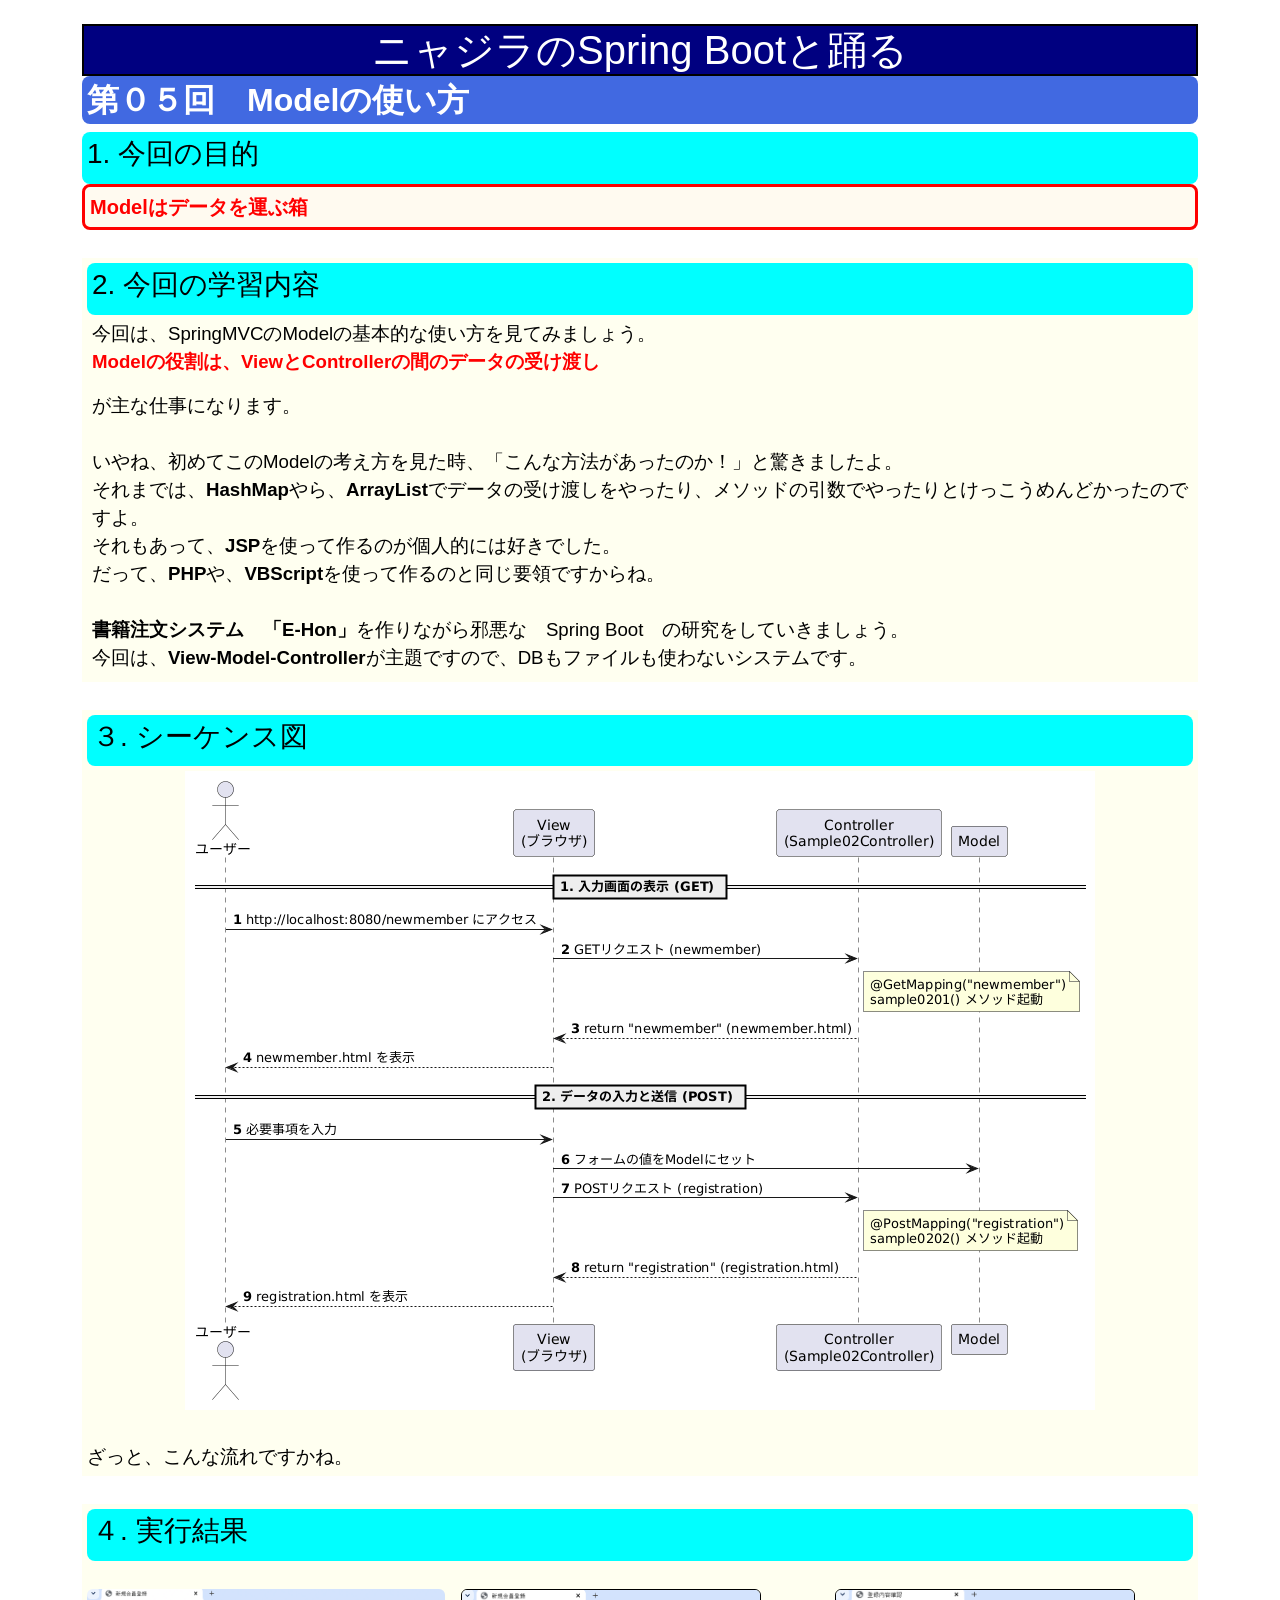
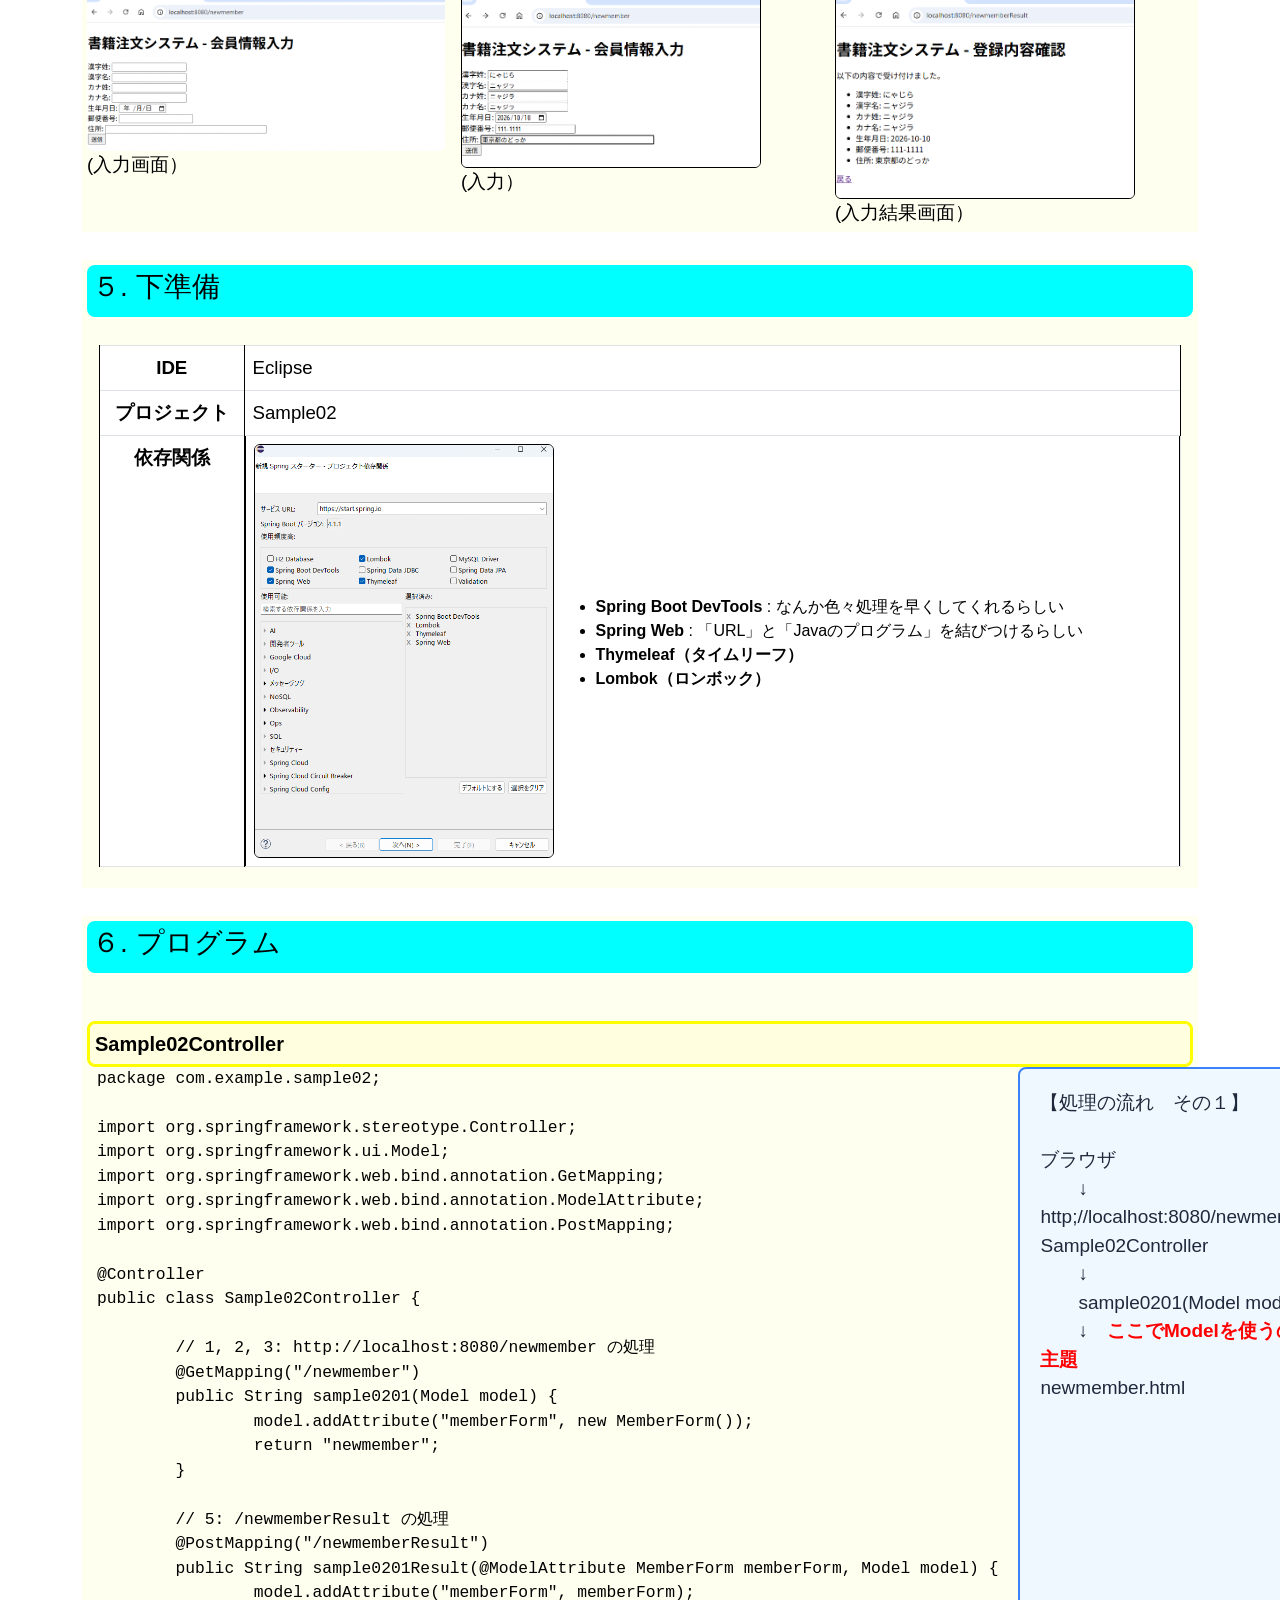
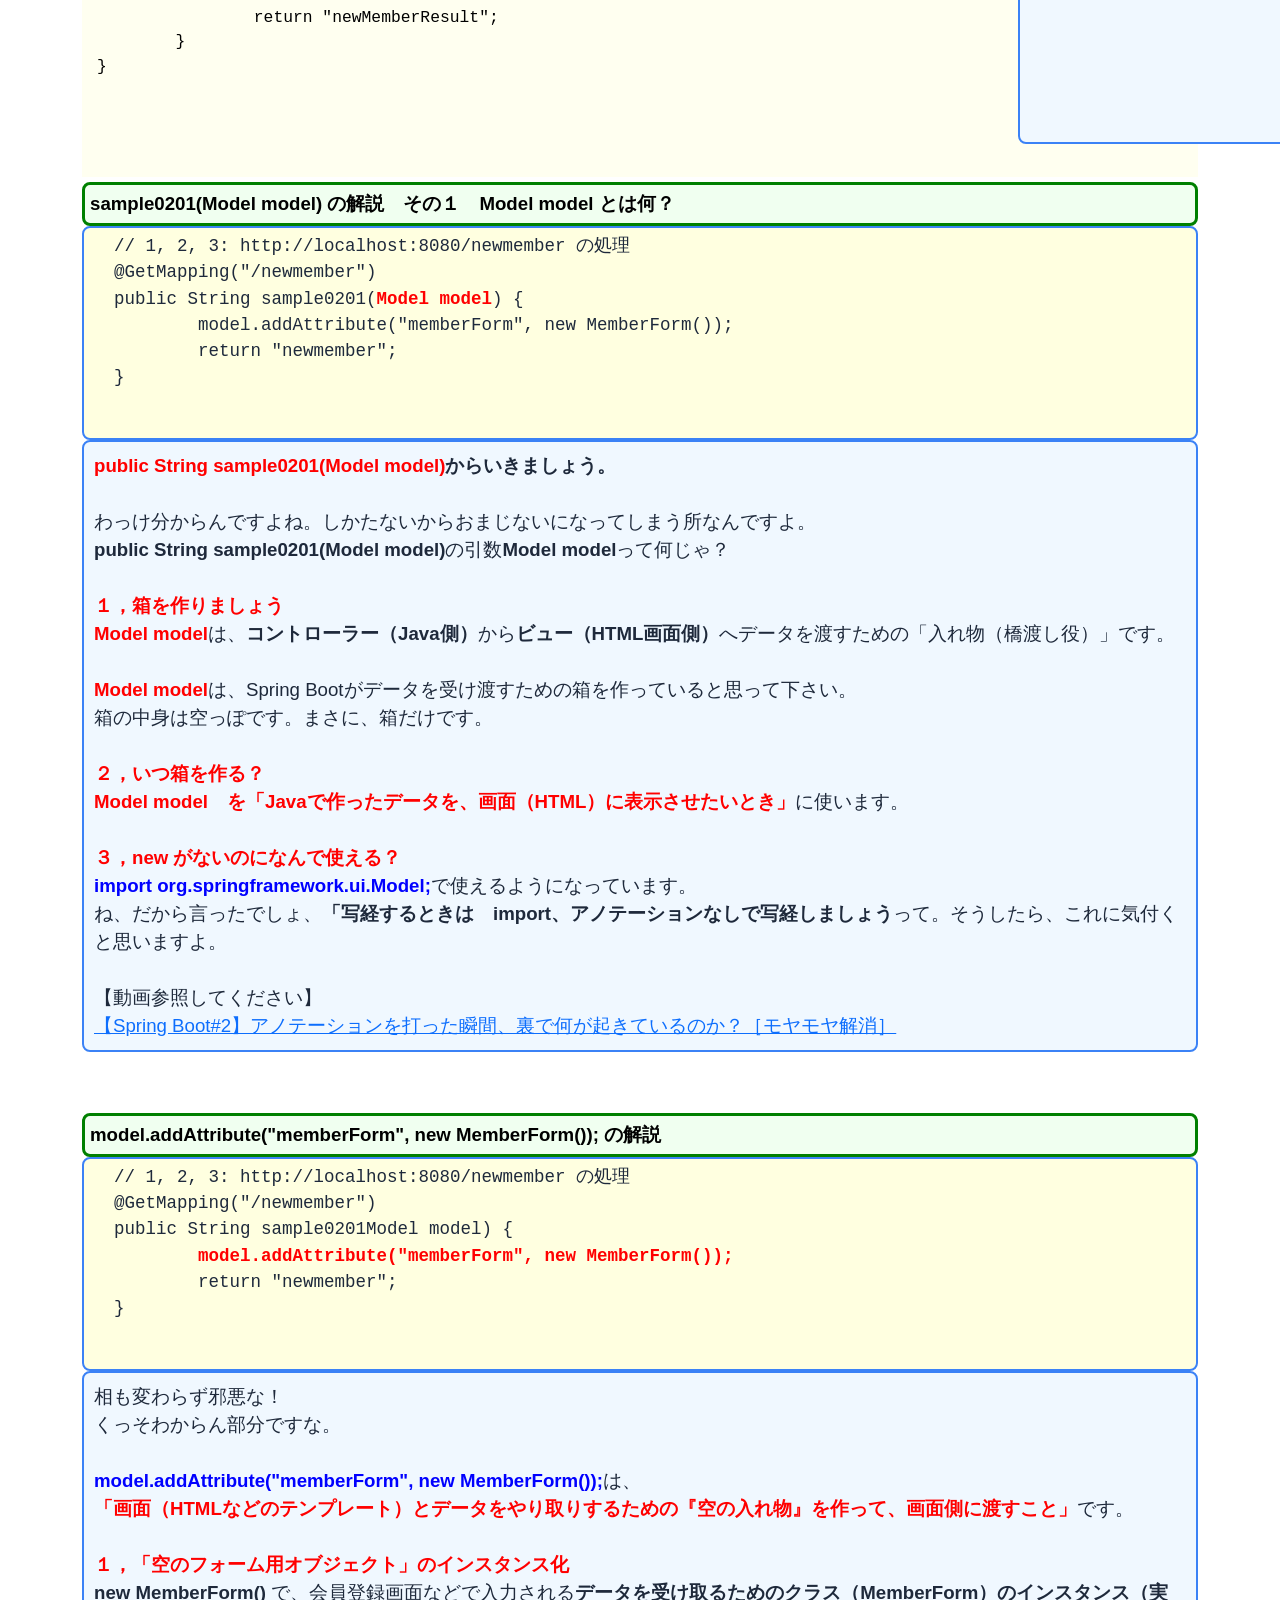
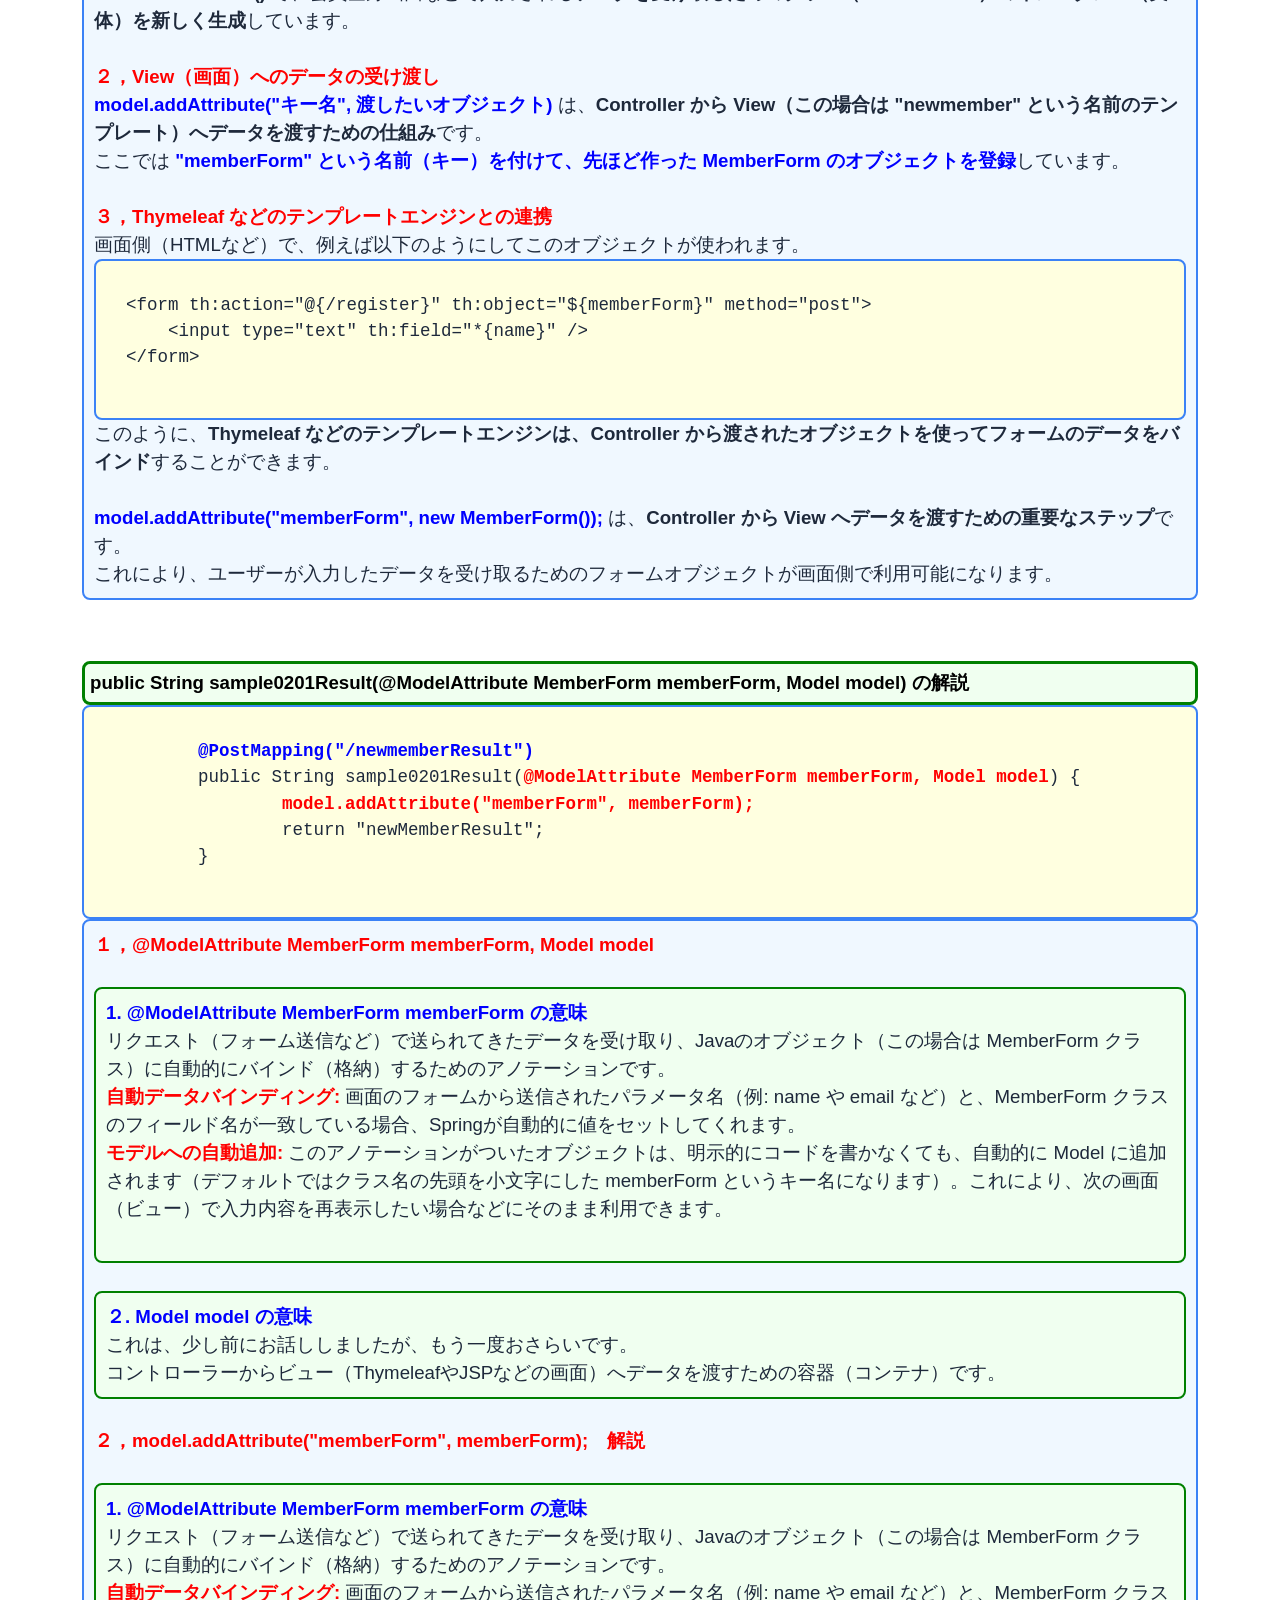
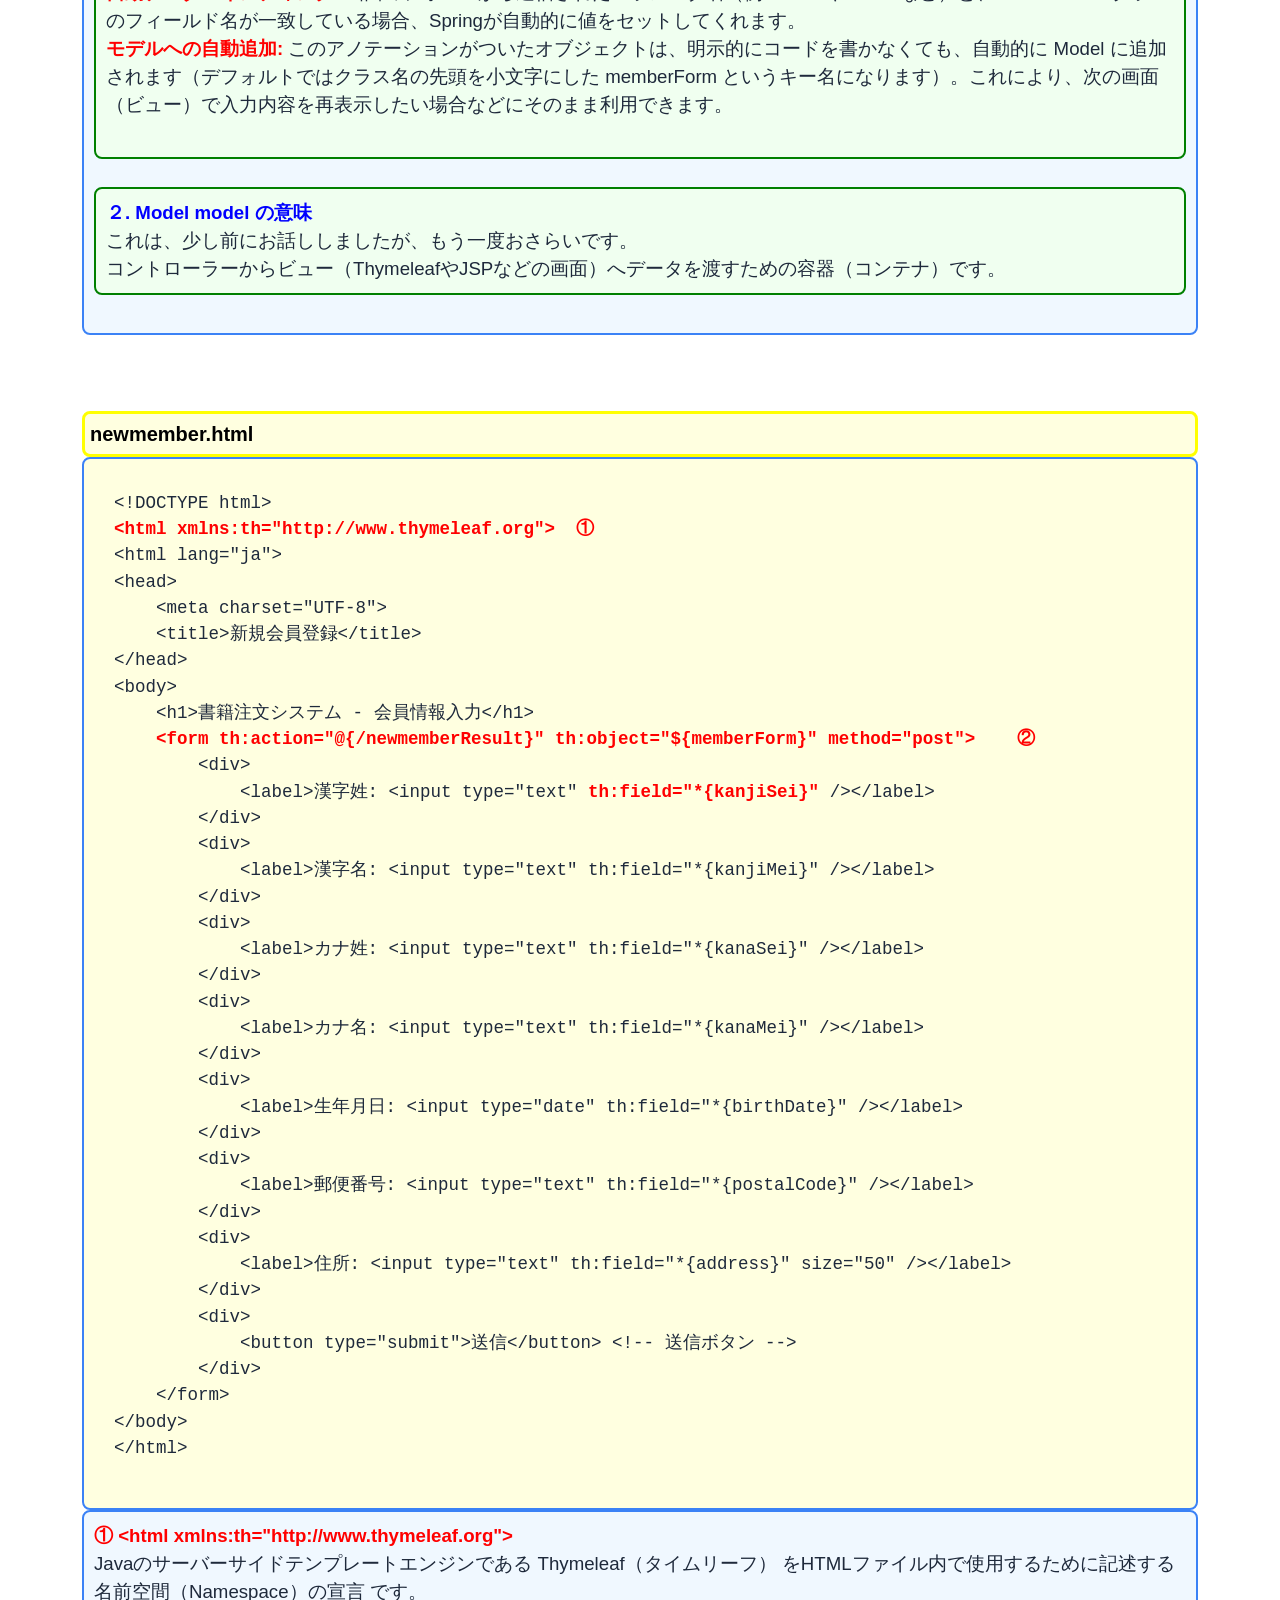
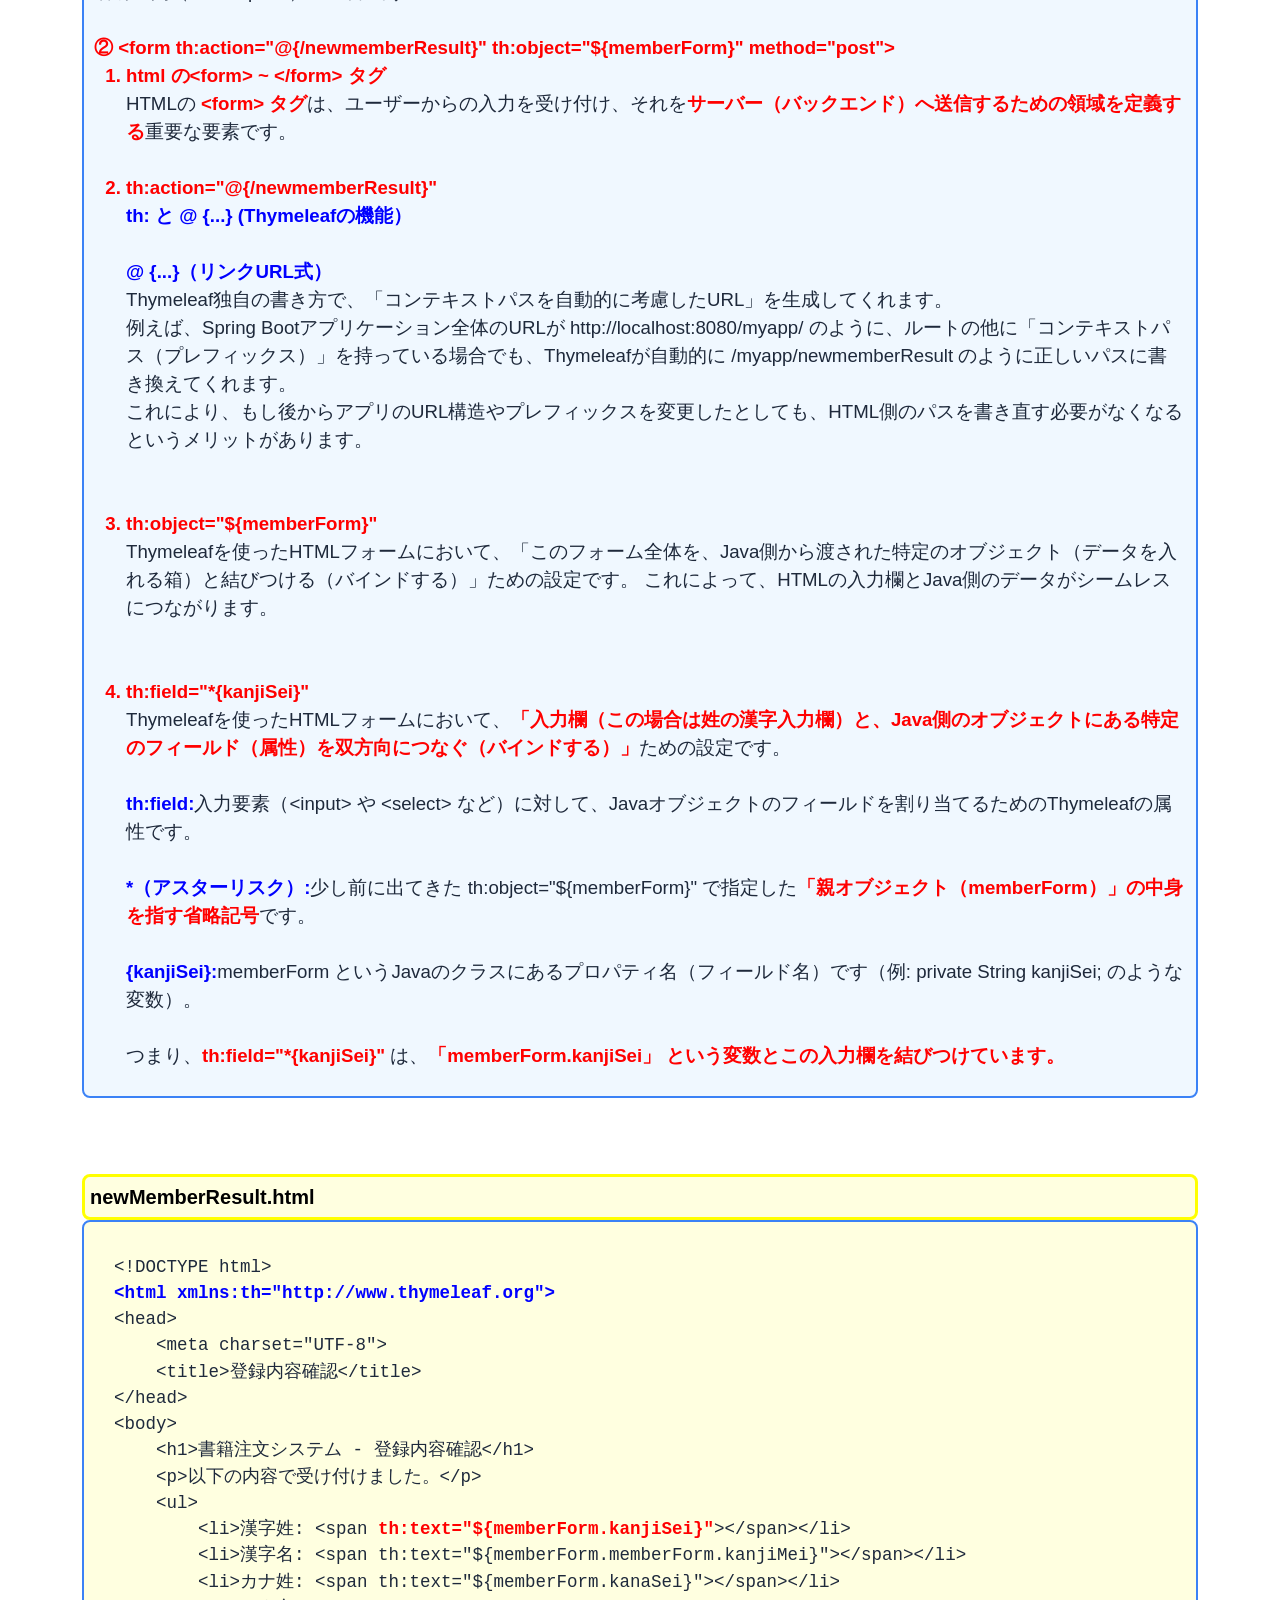
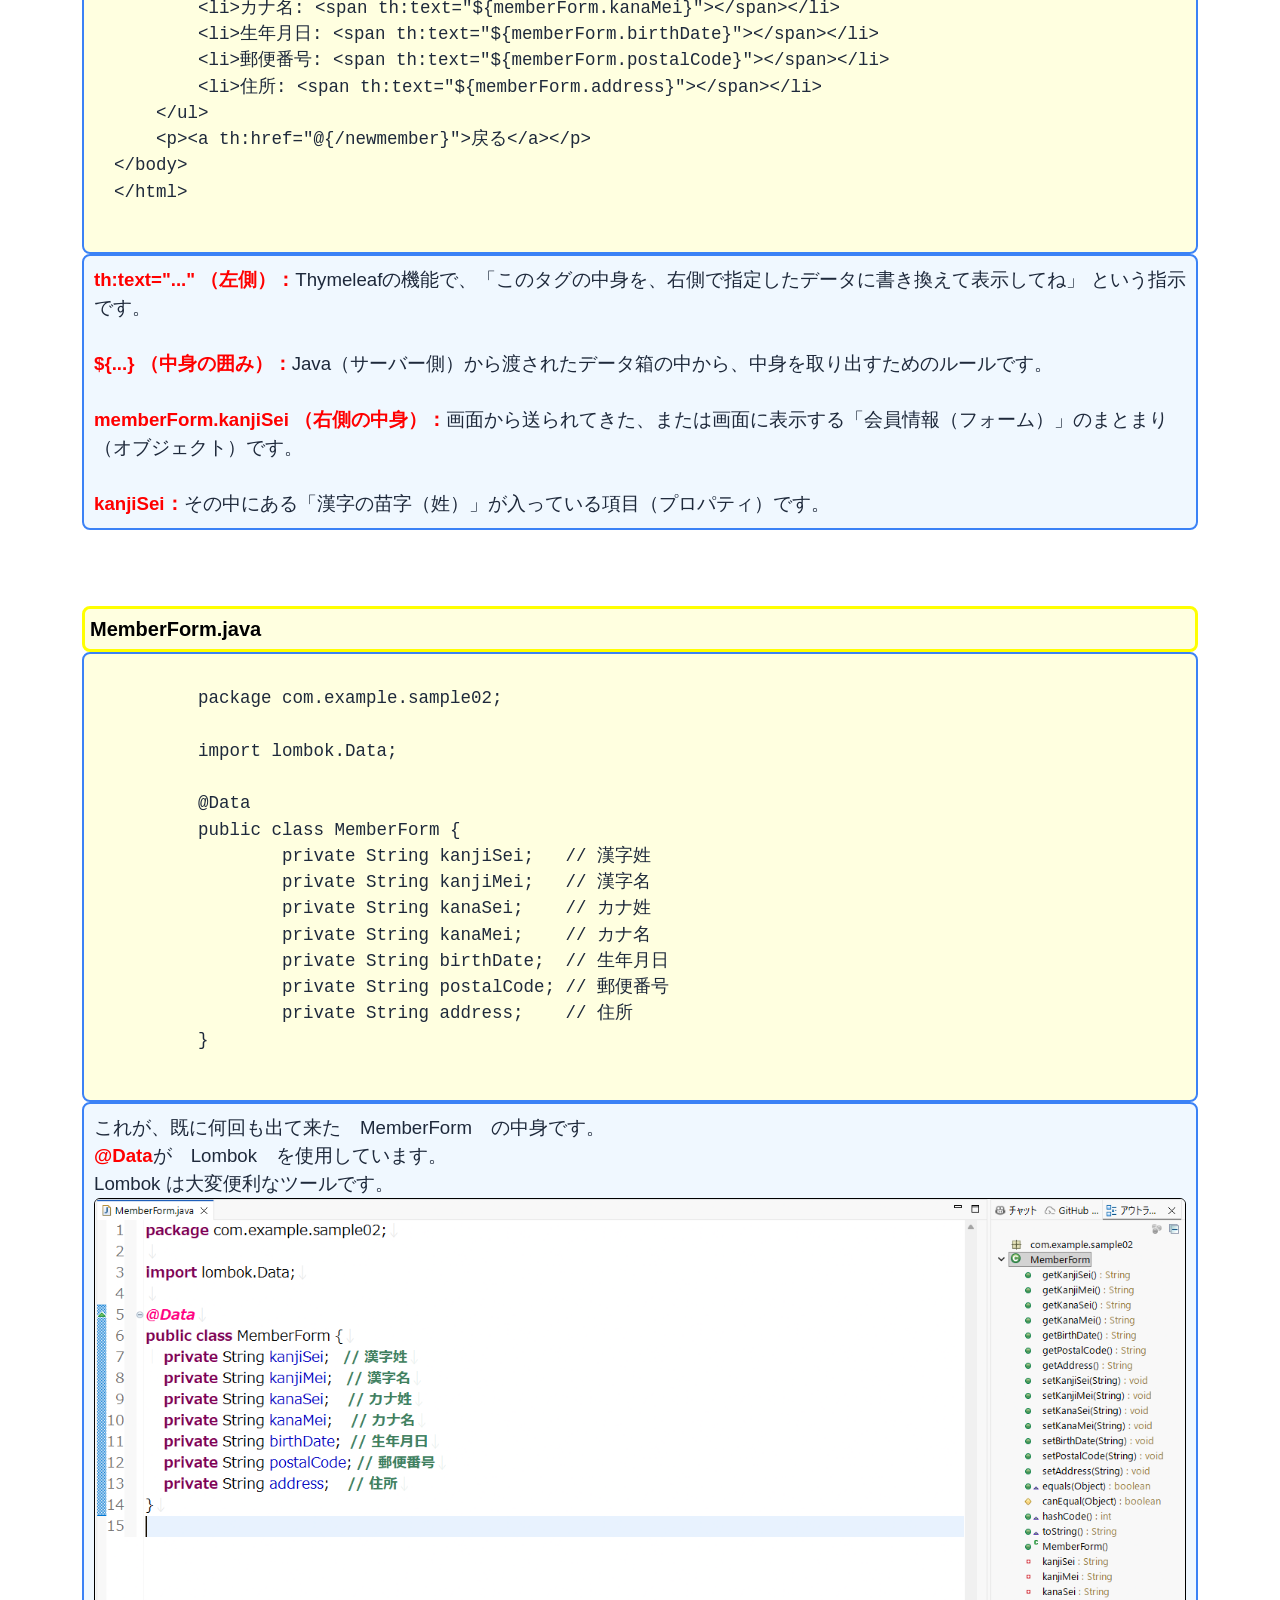
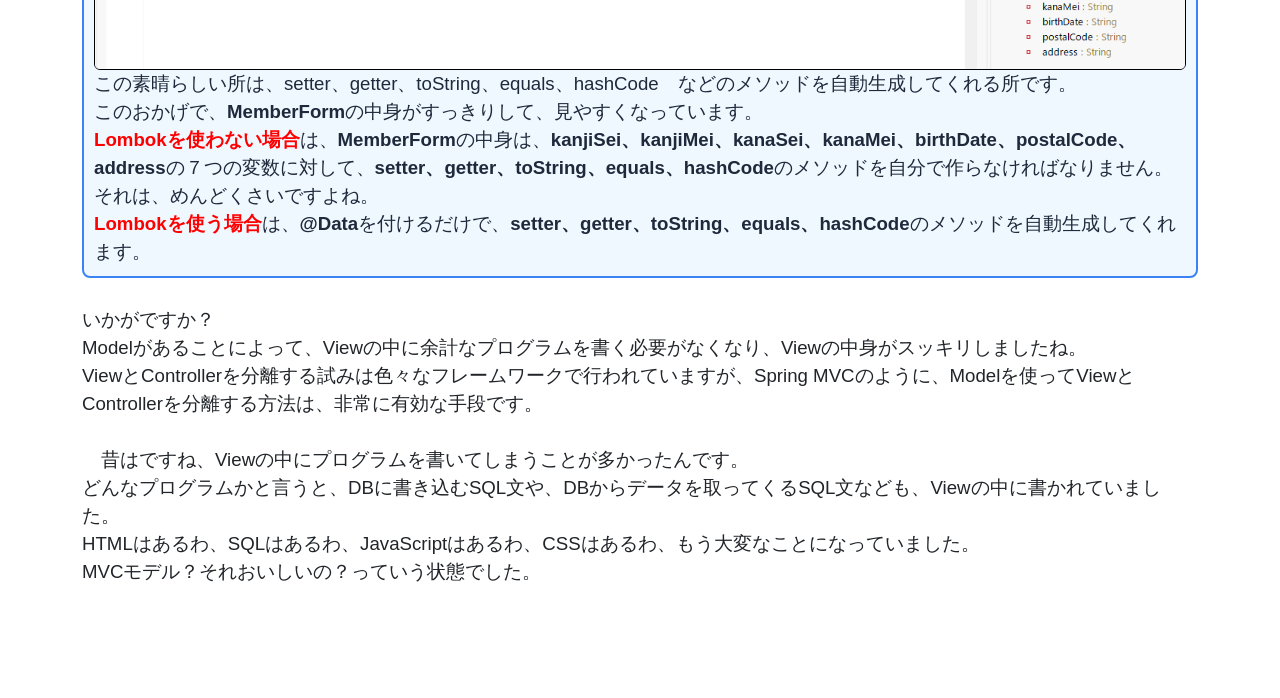
<file: Chapter5/sample05.html>
<!DOCTYPE html>
<html lang="ja">

	<head>
		<meta charset="UTF-8">
		<title>Spring Boot入門 #05 Modelの使い方</title>

		<!-- Bootstrap -->
		<link
			href="https://cdn.jsdelivr.net/npm/bootstrap@5.3.3/dist/css/bootstrap.min.css"
			rel="stylesheet">

		<link rel="stylesheet" href="../CSS/style01.css">
		<link rel="stylesheet" href="../CSS/table.css">
		<link rel="stylesheet" href="../CSS/layout.css">
		<link rel="stylesheet" href="../CSS/explanationDesign.css">
	</head>

	<body>
		<div class="container mt-4">
			<!-- 表題 -->
			<div class="title-box">
				<h1 class="mb-0">ニャジラのSpring Bootと踊る</h1>
			</div>

			<h2>第０５回　Modelの使い方</h2>

			<!---１ --->
			<div class="midasi2">
				<h3>1. 今回の目的</h3	>
			</div>
			<div class="box_red">
				<b>Modelはデータを運ぶ箱</b>
			</div>

			<!--- ２ --->
			<br>
			<div class="box_normal">
				<div class="midasi2">
					<h3>2. 今回の学習内容</h3>
				</div>
				<div class="box_normal">
					今回は、SpringMVCのModelの基本的な使い方を見てみましょう。<br>
					<p class="red-bold-text">Modelの役割は、ViewとControllerの間のデータの受け渡し</p>が主な仕事になります。<br><br>
					いやね、初めてこのModelの考え方を見た時、「こんな方法があったのか！」と驚きましたよ。<br>
					それまでは、<b>HashMap</b>やら、<b>ArrayList</b>でデータの受け渡しをやったり、メソッドの引数でやったりとけっこうめんどかったのですよ。<br>
					それもあって、<b>JSP</b>を使って作るのが個人的には好きでした。<br>
					だって、<b>PHP</b>や、<b>VBScript</b>を使って作るのと同じ要領ですからね。
					<br><br>
					<b>書籍注文システム　「E-Hon」</b>を作りながら邪悪な　Spring Boot　の研究をしていきましょう。
					<br>
					今回は、<b>View-Model-Controller</b>が主題ですので、DBもファイルも使わないシステムです。
				</div>
			</div>

			<!--- ３ -->
			<br>
			<div class="box_normal">
				<div class="midasi2">
					<h3>３. シーケンス図</h3>
				</div>
				<div class="box_normal_IMG">
					<img src="../IMG/シーケンス図.png" alt="Sample02のシーケンス図">
				</div>
				<br>ざっと、こんな流れですかね。</br>
			</div>

			<!--- ４ -->
			<br>
			<div class="box_normal">
				<div class="midasi2">
					<h3>４. 実行結果</h3>
				</div>
				<br>
				<div class="row g-3">
					<!-- 1枚目の写真 -->
					<div class="col-md-4">
						<img src="../IMG/Sample0201画面.png" alt="写真1" class="img-fluid rounded"><br>
						(入力画面）
					</div>

					<!-- 2枚目の写真 -->
					<div class="col-md-4">
						<img src="../IMG/Sample0201画面02.png" alt="写真2" class="img-fluid rounded my-photo my-photo"><br>
						(入力）
					</div>

					<!-- 3枚目の写真 -->
					<div class="col-md-4">
						<img src="../IMG/Sample0201画面03.png" alt="写真3" class="img-fluid rounded my-photo"><br>
						(入力結果画面）
					</div>
				</div>
			</div>

			<!--- ５ -->
			<br>
			<div class="box_normal">
				<div class="midasi2">
					<h3>５. 下準備</h3>
				</div><br>

				<!-- 表 -->
				<div class="container">
					<table class="table table-bordered">
					    <!-- ボディ（中身データのグループ） -->
					    <tbody>
					        <tr>
					            <td class="table-cell-cyan">IDE</td>
					            <td>Eclipse</td>
					        </tr>
					        <tr>
					            <td class="table-cell-cyan">プロジェクト</td>
					            <td>Sample02</td>
					        </tr>
					        <tr>
					            <td class="table-cell-cyan">依存関係</td>
					            <td class="flex-cell">
									<img src="../IMG/Sample02 依存関係.png" alt="依存関係" class="img-fluid rounded my-photo">
									<div style="font-size: 16px;">
										<ul>
											<li><b>Spring Boot DevTools</b> : なんか色々処理を早くしてくれるらしい</li>
											<li><b>Spring Web</b> : 「URL」と「Javaのプログラム」を結びつけるらしい</li>
											<li><b>Thymeleaf（タイムリーフ）</b></li>
											<li><b>Lombok（ロンボック）</b></li>
										</ul>
									</div>
								</td>
					        </tr>
					    </tbody>
					</table>
				</div>
			</div><br>

			<!-- ６ -->
			<div class="box_normal">
				<div class="midasi2">
					<h3>６. プログラム</h3>
				</div><br>
				
				<!--==========================================
				**** Sample02Controller
				****========================================-->
				<div>
					<div class="midasi3">
						Sample02Controller
					</div>

					<div class="flex-cell-program">
						<!--<div>-->
						<div>
							<pre>
package com.example.sample02;

import org.springframework.stereotype.Controller;
import org.springframework.ui.Model;
import org.springframework.web.bind.annotation.GetMapping;
import org.springframework.web.bind.annotation.ModelAttribute;
import org.springframework.web.bind.annotation.PostMapping;

@Controller
public class Sample02Controller {
	
	// 1, 2, 3: http://localhost:8080/newmember の処理
	@GetMapping("/newmember")
	public String sample0201(Model model) {
		model.addAttribute("memberForm", new MemberForm());
		return "newmember";
	}

	// 5: /newmemberResult の処理
	@PostMapping("/newmemberResult")
	public String sample0201Result(@ModelAttribute MemberForm memberForm, Model model) {
		model.addAttribute("memberForm", memberForm);
		return "newMemberResult";
	}
}

							</pre>
						</div>

						<div class="flow-box">
							【処理の流れ　その１】<br><br>

							ブラウザ<br>
							　　↓　http;//localhost:8080/newmember<br>
							Sample02Controller<br>
							　　↓　<br>
							　　sample0201(Model model)<br>
							　　↓　<b class="red-bold-text">ここでModelを使うのが主題</b><br>
							newmember.html
						</div>
					</div>
				</div><br>
			</div>	

			<!-- 解説１-->
			 <div>
				<div class="midasi4">
					sample0201(Model model) の解説　その１　Model model とは何？
				</div>
				<div class="simple-box">
					<pre>
// 1, 2, 3: http://localhost:8080/newmember の処理
@GetMapping("/newmember")
public String sample0201(<b class="red-bold-text">Model model</b>) {
	model.addAttribute("memberForm", new MemberForm());
	return "newmember";
}
					</pre>
				</div>

				<div class="flowNormal-box">
					<b class="red-bold-text">public String sample0201(Model model)</b><b>からいきましょう。</b><br><br>
					わっけ分からんですよね。しかたないからおまじないになってしまう所なんですよ。<br>
					<b>public String sample0201(Model model)</b>の引数<b>Model model</b>って何じゃ？<br><br>

					<b class="red-bold-text">１，箱を作りましょう</b><br>
					<b class="red-bold-text">Model model</b>は、<b>コントローラー（Java側）</b>から<b>ビュー（HTML画面側）</b>へデータを渡すための「入れ物（橋渡し役）」</b>です。<br><br>
					<b class="red-bold-text">Model model</b>は、Spring Bootがデータを受け渡すための箱を作っていると思って下さい。<br>
					箱の中身は空っぽです。まさに、箱だけです。<br><br>

					<b class="red-bold-text">２，いつ箱を作る？</b><br>
					<b class="red-bold-text">Model model　を「Javaで作ったデータを、画面（HTML）に表示させたいとき」</b>に使います。<br><br>

					<b class="red-bold-text">３，new がないのになんで使える？</b><br>
					<b class="blue-bold-text">import org.springframework.ui.Model;</b>で使えるようになっています。<br>
					ね、だから言ったでしょ、<b>「写経するときは　import、アノテーションなしで写経しましょう</b>って。そうしたら、これに気付くと思いますよ。<br><br>
					【動画参照してください】<br>
					<a href="https://youtu.be/nE-740JDSBc">【Spring Boot#2】アノテーションを打った瞬間、裏で何が起きているのか？［モヤモヤ解消］</a>
				</div>
			 </div><br><br>

			<!-- 解説２-->
			 <div>
				<div class="midasi4">
					model.addAttribute("memberForm", new MemberForm()); の解説
				</div>
				<div class="simple-box">
					<pre>
// 1, 2, 3: http://localhost:8080/newmember の処理
@GetMapping("/newmember")
public String sample0201Model model) {
	<b class="red-bold-text">model.addAttribute("memberForm", new MemberForm());</b>
	return "newmember";
}
					</pre>
				</div>

				<div class="flowNormal-box">
					相も変わらず邪悪な！<br>
					くっそわからん部分ですな。<br><br>
					<b class="blue-bold-text">model.addAttribute("memberForm", new MemberForm());</b>は、<br>
					<b class="red-bold-text">「画面（HTMLなどのテンプレート）とデータをやり取りするための『空の入れ物』を作って、画面側に渡すこと」</b>です。<br><br>
					
					<b class="red-bold-text">１，「空のフォーム用オブジェクト」のインスタンス化</b><br>
					<b>new MemberForm()</b> で、会員登録画面などで入力される<b>データを受け取るためのクラス（MemberForm）のインスタンス（実体）を新しく生成</b>しています。<br><br>
					<b class="red-bold-text">２，View（画面）へのデータの受け渡し</b><br>
					<b class="blue-bold-text">model.addAttribute("キー名", 渡したいオブジェクト) </b>は、<b>Controller から View（この場合は "newmember" という名前のテンプレート）へデータを渡すための仕組み</b>です。<br>
					ここでは <b class="blue-bold-text">"memberForm" という名前（キー）を付けて、先ほど作った MemberForm のオブジェクトを登録</b>しています。<br><br>
					<b class="red-bold-text">３，Thymeleaf などのテンプレートエンジンとの連携</b><br>
					画面側（HTMLなど）で、例えば以下のようにしてこのオブジェクトが使われます。<br>
					<div class="simple-box">
						<pre><code>
&lt;form th:action="@{/register}" th:object="${memberForm}" method="post"&gt;
    &lt;input type="text" th:field="*{name}" /&gt;
&lt;/form&gt;
						</code></pre>
					</div>
					このように、<b>Thymeleaf などのテンプレートエンジンは、Controller から渡されたオブジェクトを使ってフォームのデータをバインド</b>することができます。<br><br>
					<b class="blue-bold-text">model.addAttribute("memberForm", new MemberForm());</b> は、<b>Controller から View へデータを渡すための重要なステップ</b>です。<br>
					これにより、ユーザーが入力したデータを受け取るためのフォームオブジェクトが画面側で利用可能になります。
				</div>
			 </div><br><br>

			<!-- sample0201Result-->
			 <div>
				<div class="midasi4">
					public String sample0201Result(@ModelAttribute MemberForm memberForm, Model model) の解説
				</div>
				<div class="simple-box">
					<pre><code>
	<b class="blue-bold-text">@PostMapping("/newmemberResult")</b>
	public String sample0201Result(<b class="red-bold-text">@ModelAttribute MemberForm memberForm, Model model</b>) {
		<b class="red-bold-text">model.addAttribute("memberForm", memberForm);</b>
		return "newMemberResult";
	}
					</code></pre>
				</div>

				<div class="flowNormal-box">
					<div>
						<b class="red-bold-text">１，@ModelAttribute MemberForm memberForm, Model model</b><br><br>
						<div class="flowNormal-greenbox">
							<b class="blue-bold-text">1. @ModelAttribute MemberForm memberForm の意味</b><br>
							リクエスト（フォーム送信など）で送られてきたデータを受け取り、Javaのオブジェクト（この場合は MemberForm クラス）に自動的にバインド（格納）するためのアノテーションです。<br>
							<b class="red-bold-text">自動データバインディング:</b> 画面のフォームから送信されたパラメータ名（例: name や email など）と、MemberForm クラスのフィールド名が一致している場合、Springが自動的に値をセットしてくれます。<br>
							<b class="red-bold-text">モデルへの自動追加:</b> このアノテーションがついたオブジェクトは、明示的にコードを書かなくても、自動的に Model に追加されます（デフォルトではクラス名の先頭を小文字にした memberForm というキー名になります）。これにより、次の画面（ビュー）で入力内容を再表示したい場合などにそのまま利用できます。<br><br>					
						</div><br>

						<div class="flowNormal-greenbox">
							<b class="blue-bold-text">２. Model model の意味</b><br>
							これは、少し前にお話ししましたが、もう一度おさらいです。<br>
							コントローラーからビュー（ThymeleafやJSPなどの画面）へデータを渡すための容器（コンテナ）です。
						</div><br>
					</div>

					<div>
						<b class="red-bold-text">２，model.addAttribute("memberForm", memberForm);　解説</b><br><br>
						<div class="flowNormal-greenbox">
							<b class="blue-bold-text">1. @ModelAttribute MemberForm memberForm の意味</b><br>
							リクエスト（フォーム送信など）で送られてきたデータを受け取り、Javaのオブジェクト（この場合は MemberForm クラス）に自動的にバインド（格納）するためのアノテーションです。<br>
							<b class="red-bold-text">自動データバインディング:</b> 画面のフォームから送信されたパラメータ名（例: name や email など）と、MemberForm クラスのフィールド名が一致している場合、Springが自動的に値をセットしてくれます。<br>
							<b class="red-bold-text">モデルへの自動追加:</b> このアノテーションがついたオブジェクトは、明示的にコードを書かなくても、自動的に Model に追加されます（デフォルトではクラス名の先頭を小文字にした memberForm というキー名になります）。これにより、次の画面（ビュー）で入力内容を再表示したい場合などにそのまま利用できます。<br><br>					
						</div><br>

						<div class="flowNormal-greenbox">
							<b class="blue-bold-text">２. Model model の意味</b><br>
							これは、少し前にお話ししましたが、もう一度おさらいです。<br>
							コントローラーからビュー（ThymeleafやJSPなどの画面）へデータを渡すための容器（コンテナ）です。
						</div><br>
					</div>
				</div>
			 </div><br><br>

			<!--=========================================================
			**** newmember.html
			****======================================================-->
			 <div>
				<div class="midasi3">
					newmember.html
				</div>
				<div class="simple-box">
					<pre><code>
&lt;!DOCTYPE html&gt;
<b class="red-bold-text">&lt;html xmlns:th="http://www.thymeleaf.org"&gt;  ①</b>
&lt;html lang="ja"&gt;
&lt;head&gt;
    &lt;meta charset="UTF-8"&gt;
    &lt;title&gt;新規会員登録&lt;/title&gt;
&lt;/head&gt;
&lt;body&gt;
    &lt;h1&gt;書籍注文システム - 会員情報入力&lt;/h1&gt;
    <b class="red-bold-text">&lt;form th:action="@{/newmemberResult}" th:object="${memberForm}" method="post"&gt;    ②</b>
        &lt;div&gt;
            &lt;label&gt;漢字姓: &lt;input type="text" <b class="red-bold-text">th:field="*{kanjiSei}"</b> /&gt;&lt;/label&gt;
        &lt;/div&gt;
        &lt;div&gt;
            &lt;label&gt;漢字名: &lt;input type="text" th:field="*{kanjiMei}" /&gt;&lt;/label&gt;
        &lt;/div&gt;
        &lt;div&gt;
            &lt;label&gt;カナ姓: &lt;input type="text" th:field="*{kanaSei}" /&gt;&lt;/label&gt;
        &lt;/div&gt;
        &lt;div&gt;
            &lt;label&gt;カナ名: &lt;input type="text" th:field="*{kanaMei}" /&gt;&lt;/label&gt;
        &lt;/div&gt;
        &lt;div&gt;
            &lt;label&gt;生年月日: &lt;input type="date" th:field="*{birthDate}" /&gt;&lt;/label&gt;
        &lt;/div&gt;
        &lt;div&gt;
            &lt;label&gt;郵便番号: &lt;input type="text" th:field="*{postalCode}" /&gt;&lt;/label&gt;
        &lt;/div&gt;
        &lt;div&gt;
            &lt;label&gt;住所: &lt;input type="text" th:field="*{address}" size="50" /&gt;&lt;/label&gt;
        &lt;/div&gt;
        &lt;div&gt;
            &lt;button type="submit"&gt;送信&lt;/button&gt; &lt;!-- 送信ボタン --&gt;
        &lt;/div&gt;
    &lt;/form&gt;
&lt;/body&gt;
&lt;/html&gt;
					</code></pre>
				</div>

				<div class="flowNormal-box">
					<b class="red-bold-text">① &lt;html xmlns:th="http://www.thymeleaf.org"&gt;</b><br>
					Javaのサーバーサイドテンプレートエンジンである Thymeleaf（タイムリーフ） をHTMLファイル内で使用するために記述する 名前空間（Namespace）の宣言 です。<br><br>

					<b class="red-bold-text">② &lt;form th:action="@{/newmemberResult}" th:object="${memberForm}" method="post"&gt;</b><br>
						<ol>
							<li class="red-bold-text">html の&lt;form&gt; ~ &lt;/form&gt; タグ</li>
							HTMLの <b class="red-bold-text">&lt;form&gt; タグ</b>は、ユーザーからの入力を受け付け、それを<b class="red-bold-text">サーバー（バックエンド）へ送信するための領域を定義する</b>重要な要素です。<br><br>
							
							<li class="red-bold-text">th:action="@{/newmemberResult}"</li>
							<b class="blue-bold-text">th: と @ {...} (Thymeleafの機能）</b><br><br>
							
							<b class="blue-bold-text">@ {...}（リンクURL式）</b>
							<div>
							Thymeleaf独自の書き方で、「コンテキストパスを自動的に考慮したURL」を生成してくれます。<br>
							例えば、Spring Bootアプリケーション全体のURLが http://localhost:8080/myapp/ のように、ルートの他に「コンテキストパス（プレフィックス）」を持っている場合でも、Thymeleafが自動的に /myapp/newmemberResult のように正しいパスに書き換えてくれます。<br>
							これにより、もし後からアプリのURL構造やプレフィックスを変更したとしても、HTML側のパスを書き直す必要がなくなるというメリットがあります。
							</div><br><br>

							<li class="red-bold-text">th:object="${memberForm}"</li>
							<div>
								Thymeleafを使ったHTMLフォームにおいて、「このフォーム全体を、Java側から渡された特定のオブジェクト（データを入れる箱）と結びつける（バインドする）」ための設定です。
								これによって、HTMLの入力欄とJava側のデータがシームレスにつながります。
							</div><br><br>
							
							<li class="red-bold-text">th:field="*{kanjiSei}"</li>
							<div>
								Thymeleafを使ったHTMLフォームにおいて、<b class="red-bold-text">「入力欄（この場合は姓の漢字入力欄）と、Java側のオブジェクトにある特定のフィールド（属性）を双方向につなぐ（バインドする）」</b>ための設定です。<br><br>
								<b class="blue-bold-text">th:field:</b>入力要素（&lt;input&gt; や &lt;select&gt; など）に対して、Javaオブジェクトのフィールドを割り当てるためのThymeleafの属性です。<br><br>
								<b class="blue-bold-text">*（アスターリスク）:</b>少し前に出てきた th:object="${memberForm}" で指定した<b class="red-bold-text">「親オブジェクト（memberForm）」の中身を指す省略記号</b>です。<br><br>
								<b class="blue-bold-text">{kanjiSei}:</b>memberForm というJavaのクラスにあるプロパティ名（フィールド名）です（例: private String kanjiSei; のような変数）。<br><br>
								つまり、<b class="red-bold-text">th:field="*{kanjiSei}" </b>は、<b class="red-bold-text">「memberForm.kanjiSei」 という変数とこの入力欄を結びつけています。</b></br>
							</div>
						</ol>
				</div>
			 </div><br><br>

			<!--=========================================================
			**** newmember.html
			****======================================================-->
			 <div>
				<div class="midasi3">
					newMemberResult.html
				</div>
				<div class="simple-box">
					<pre><code>
&lt;!DOCTYPE html&gt;
<b class="blue-bold-text">&lt;html xmlns:th="http://www.thymeleaf.org"&gt;</b>
&lt;head&gt;
    &lt;meta charset="UTF-8"&gt;
    &lt;title&gt;登録内容確認&lt;/title&gt;
&lt;/head&gt;
&lt;body&gt;
    &lt;h1&gt;書籍注文システム - 登録内容確認&lt;/h1&gt;
    &lt;p&gt;以下の内容で受け付けました。&lt;/p&gt;
    &lt;ul&gt;
        &lt;li&gt;漢字姓: &lt;span <b class="red-bold-text">th:text="${memberForm.kanjiSei}"</b>&gt;&lt;/span&gt;&lt;/li&gt;
        &lt;li&gt;漢字名: &lt;span th:text="${memberForm.memberForm.kanjiMei}"&gt;&lt;/span&gt;&lt;/li&gt;
        &lt;li&gt;カナ姓: &lt;span th:text="${memberForm.kanaSei}"&gt;&lt;/span&gt;&lt;/li&gt;
        &lt;li&gt;カナ名: &lt;span th:text="${memberForm.kanaMei}"&gt;&lt;/span&gt;&lt;/li&gt;
        &lt;li&gt;生年月日: &lt;span th:text="${memberForm.birthDate}"&gt;&lt;/span&gt;&lt;/li&gt;
        &lt;li&gt;郵便番号: &lt;span th:text="${memberForm.postalCode}"&gt;&lt;/span&gt;&lt;/li&gt;
        &lt;li&gt;住所: &lt;span th:text="${memberForm.address}"&gt;&lt;/span&gt;&lt;/li&gt;
    &lt;/ul&gt;
    &lt;p&gt;&lt;a th:href="@{/newmember}"&gt;戻る&lt;/a&gt;&lt;/p&gt;
&lt;/body&gt;
&lt;/html&gt;
					</code></pre>
				</div>

				<div class="flowNormal-box">
					<b class="red-bold-text">th:text="..." （左側）：</b>Thymeleafの機能で、「このタグの中身を、右側で指定したデータに書き換えて表示してね」 という指示です。<br><br>
					<b class="red-bold-text">${...} （中身の囲み）：</b>Java（サーバー側）から渡されたデータ箱の中から、中身を取り出すためのルールです。<br><br>
					<b class="red-bold-text">memberForm.kanjiSei （右側の中身）：</b>画面から送られてきた、または画面に表示する「会員情報（フォーム）」のまとまり（オブジェクト）です。<br><br>
					<b class="red-bold-text">kanjiSei：</b>その中にある「漢字の苗字（姓）」が入っている項目（プロパティ）です。<br>
				</div>
			 </div><br><br>

			<!--=========================================================
			**** MemberForm.java
			****======================================================-->
			 <div>
				<div class="midasi3">
					MemberForm.java
				</div>
				<div class="simple-box">
					<pre><code>
	package com.example.sample02;

	import lombok.Data;

	@Data
	public class MemberForm {
		private String kanjiSei;   // 漢字姓
		private String kanjiMei;   // 漢字名
		private String kanaSei;    // カナ姓
		private String kanaMei;    // カナ名
		private String birthDate;  // 生年月日
		private String postalCode; // 郵便番号
		private String address;    // 住所
	}					
					</code></pre>
				</div>

				<div class="flowNormal-box">
					これが、既に何回も出て来た　MemberForm　の中身です。<br>
					<b class="red-bold-text">@Data</b>が　Lombok　を使用しています。<br>
					Lombok は大変便利なツールです。<br>
					<img src="../IMG/Lombok使用.png" alt="Lombok使用" class="img-fluid rounded my-photo1200"><br>
					この素晴らしい所は、setter、getter、toString、equals、hashCode　などのメソッドを自動生成してくれる所です。<br>
					このおかげで、<b>MemberForm</b>の中身がすっきりして、見やすくなっています。<br>
					<b class="red-bold-text">Lombokを使わない場合</b>は、<b>MemberForm</b>の中身は、<b>kanjiSei、kanjiMei、kanaSei、kanaMei、birthDate、postalCode、address</b>の７つの変数に対して、<b>setter、getter、toString、equals、hashCode</b>のメソッドを自分で作らなければなりません。<br>
					それは、めんどくさいですよね。<br>
					<b class="red-bold-text">Lombokを使う場合</b>は、<b>@Data</b>を付けるだけで、<b>setter、getter、toString、equals、hashCode</b>のメソッドを自動生成してくれます。<br>
				</div>
				<br>
				いかがですか？<br>
				Modelがあることによって、Viewの中に余計なプログラムを書く必要がなくなり、Viewの中身がスッキリしましたね。<br>
				ViewとControllerを分離する試みは色々なフレームワークで行われていますが、Spring MVCのように、Modelを使ってViewとControllerを分離する方法は、非常に有効な手段です。<br>
				<br>
				　昔はですね、Viewの中にプログラムを書いてしまうことが多かったんです。<br>
				どんなプログラムかと言うと、DBに書き込むSQL文や、DBからデータを取ってくるSQL文なども、Viewの中に書かれていました。<br>
				HTMLはあるわ、SQLはあるわ、JavaScriptはあるわ、CSSはあるわ、もう大変なことになっていました。<br>
				MVCモデル？それおいしいの？っていう状態でした。<br>
			 </div><br><br>
		</div><br><br>
		<!--
		<a href="../index.html">
	        ← トップページへ戻る
	    </a>
		-->
	</body>
</html>
</file>
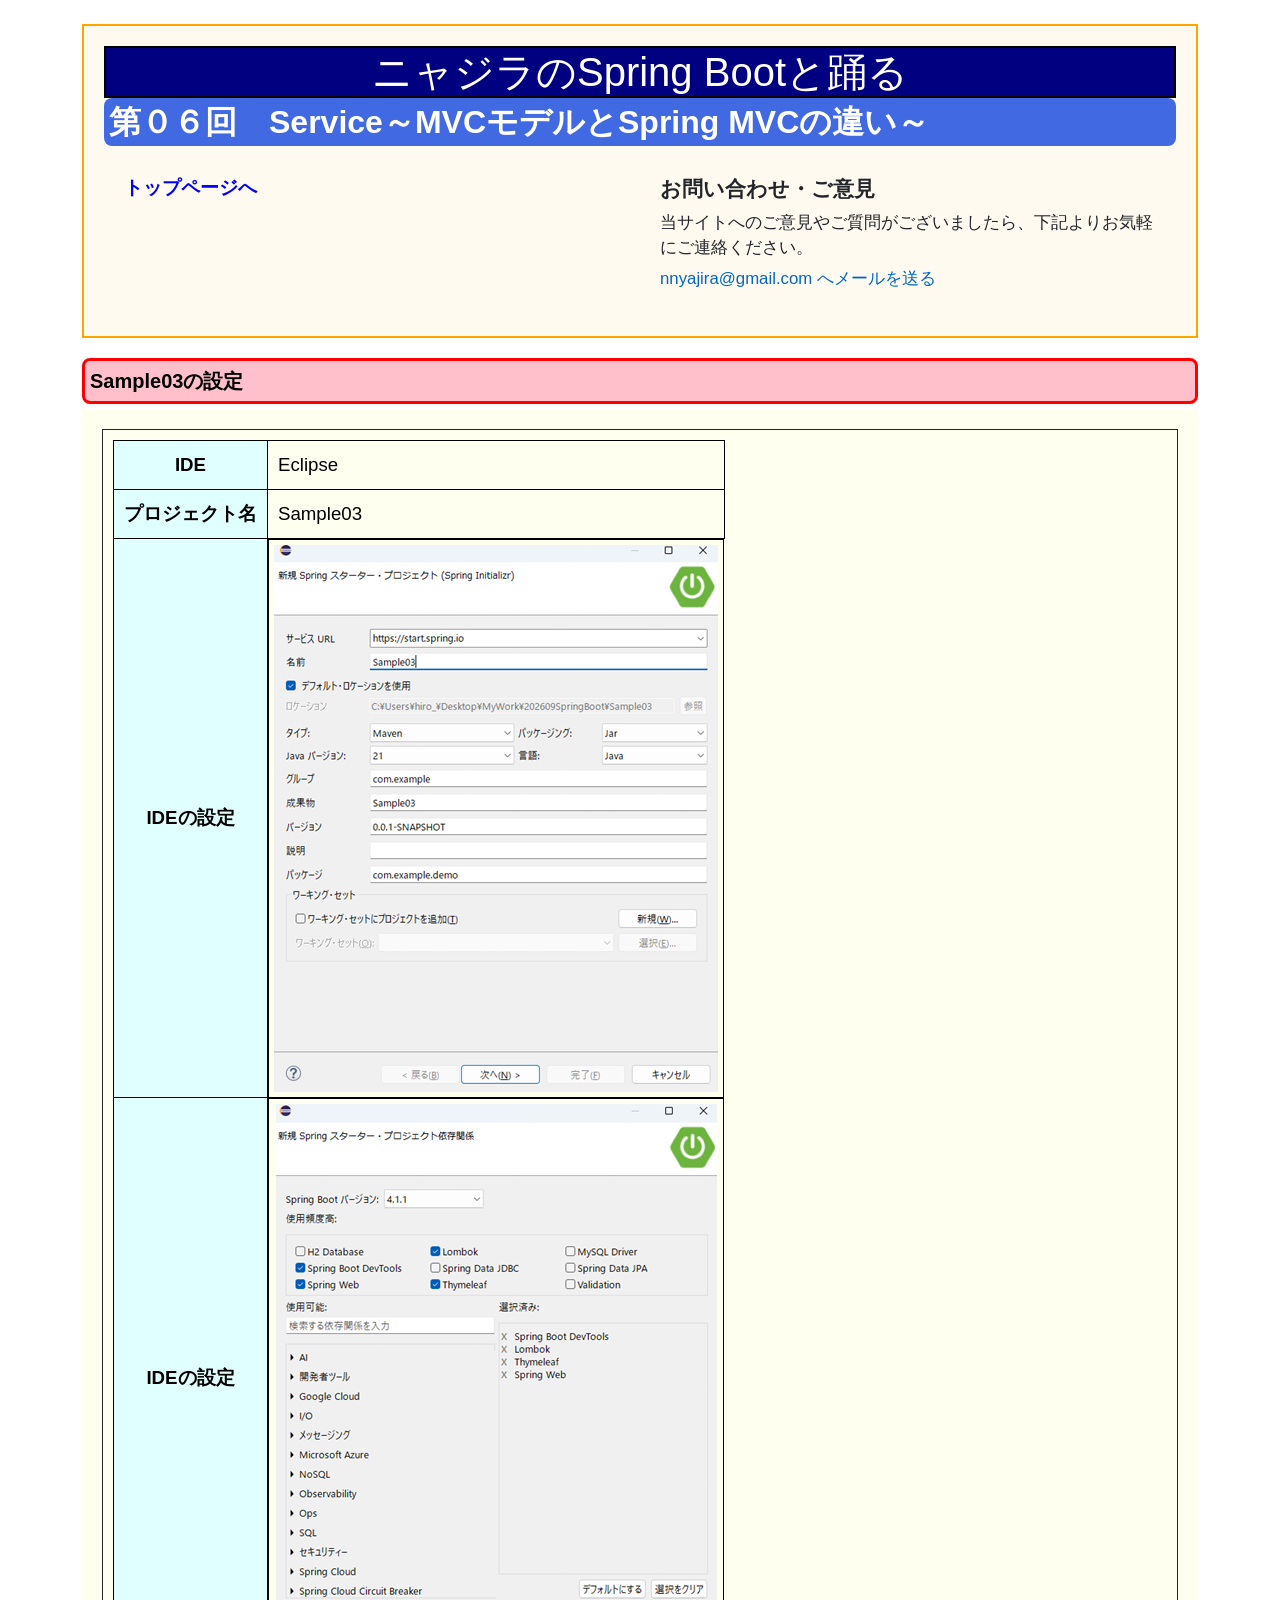
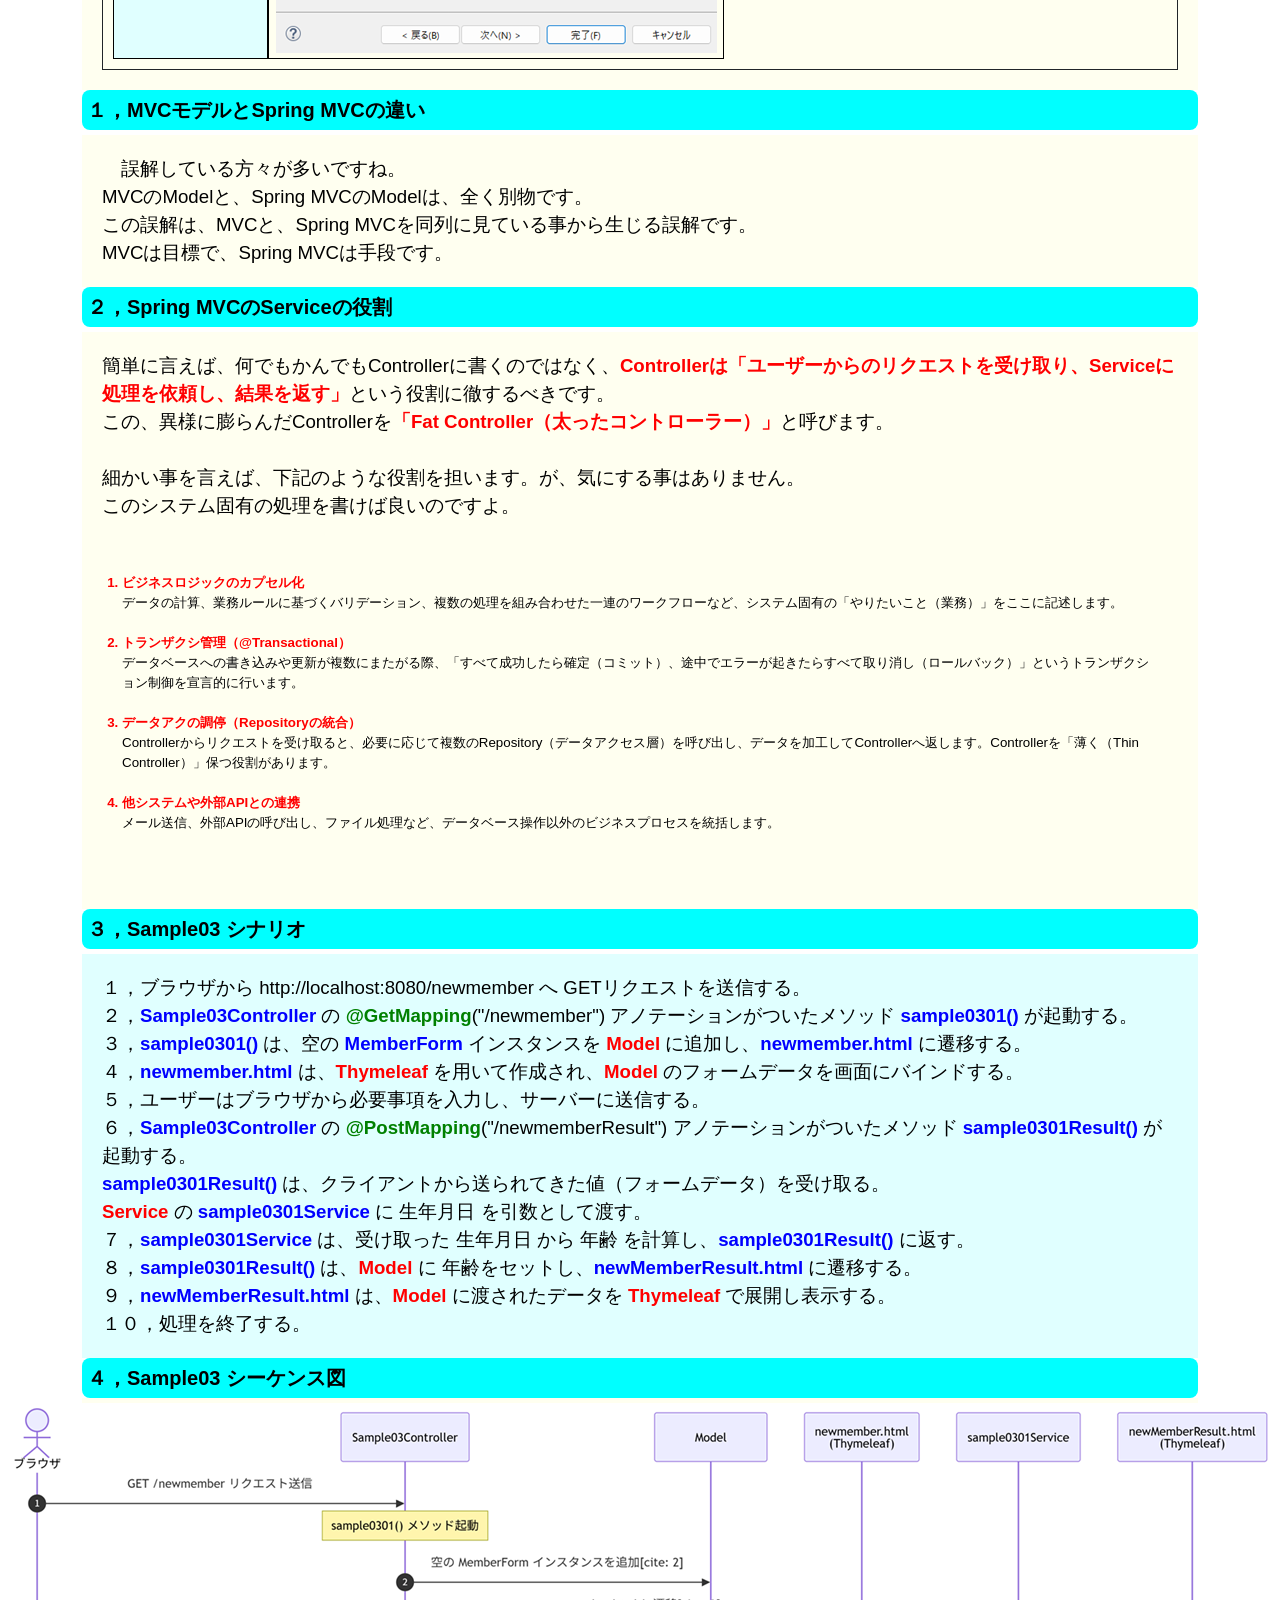
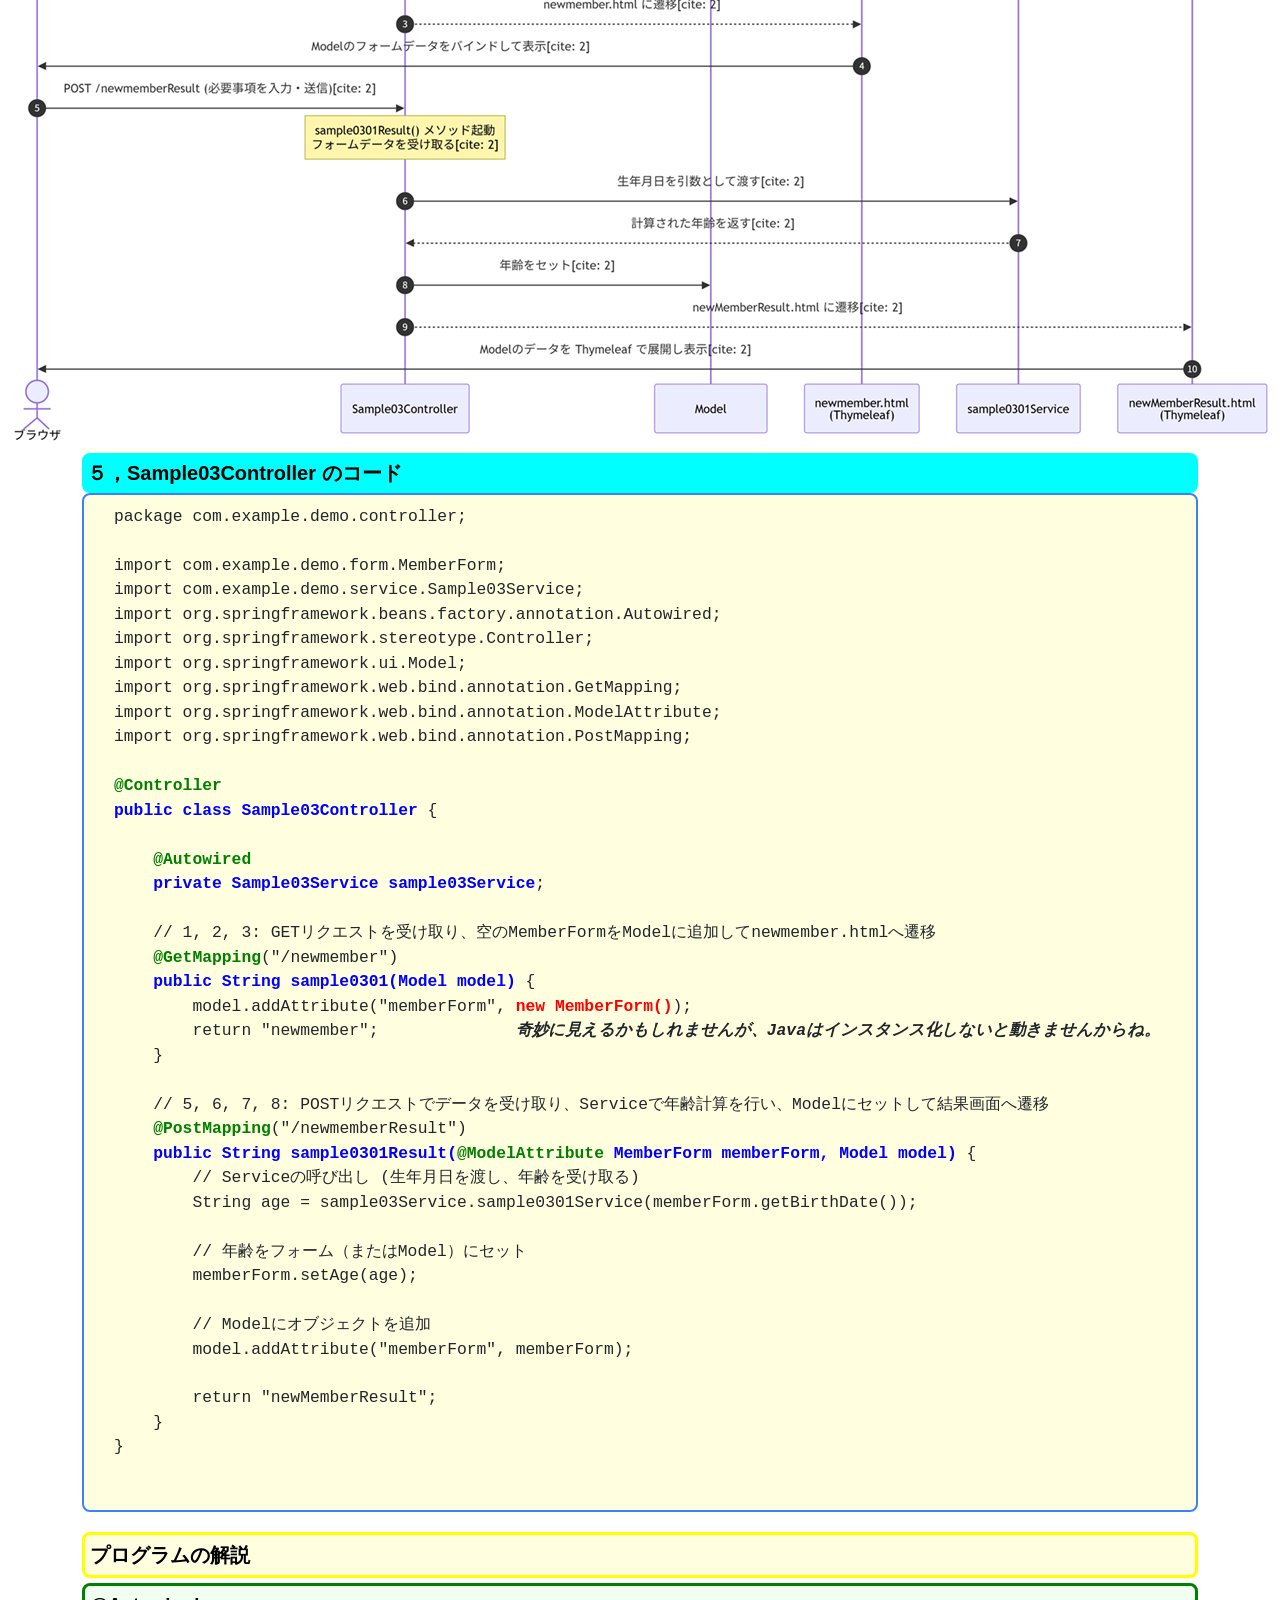
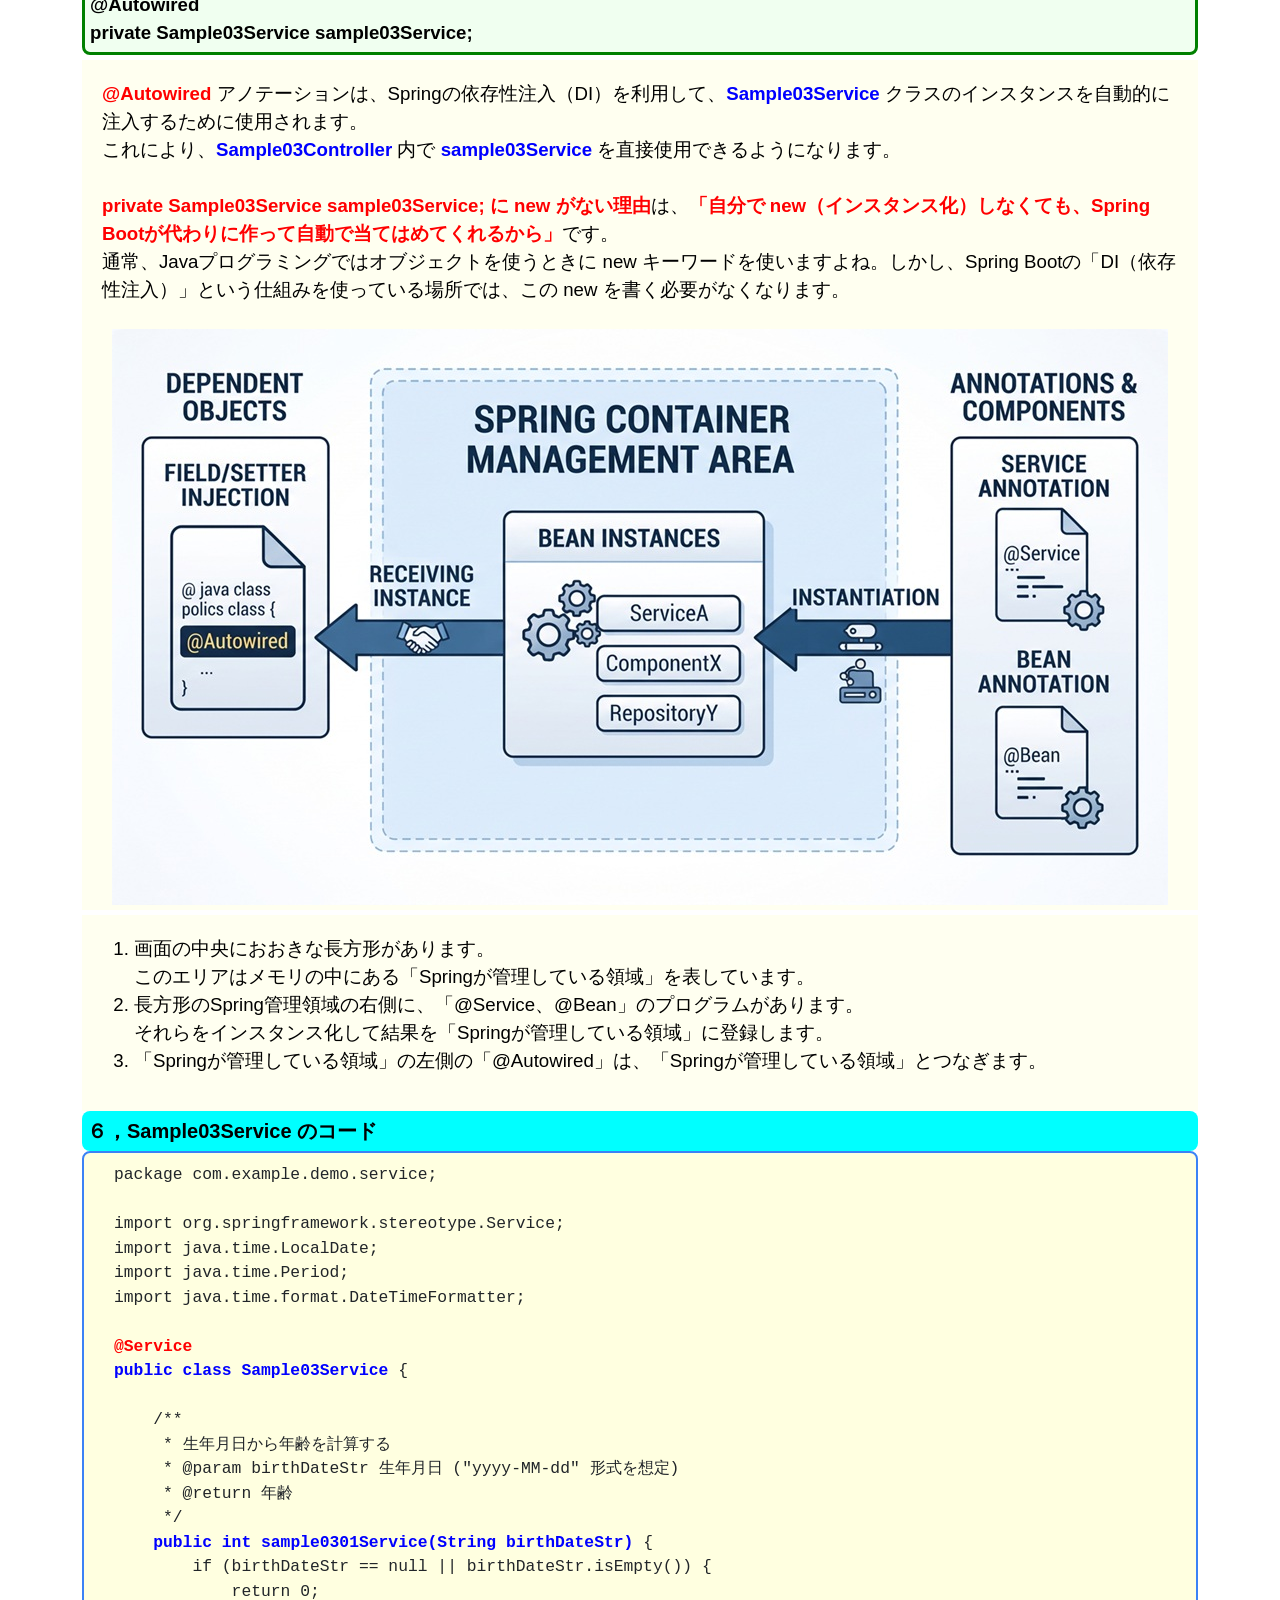
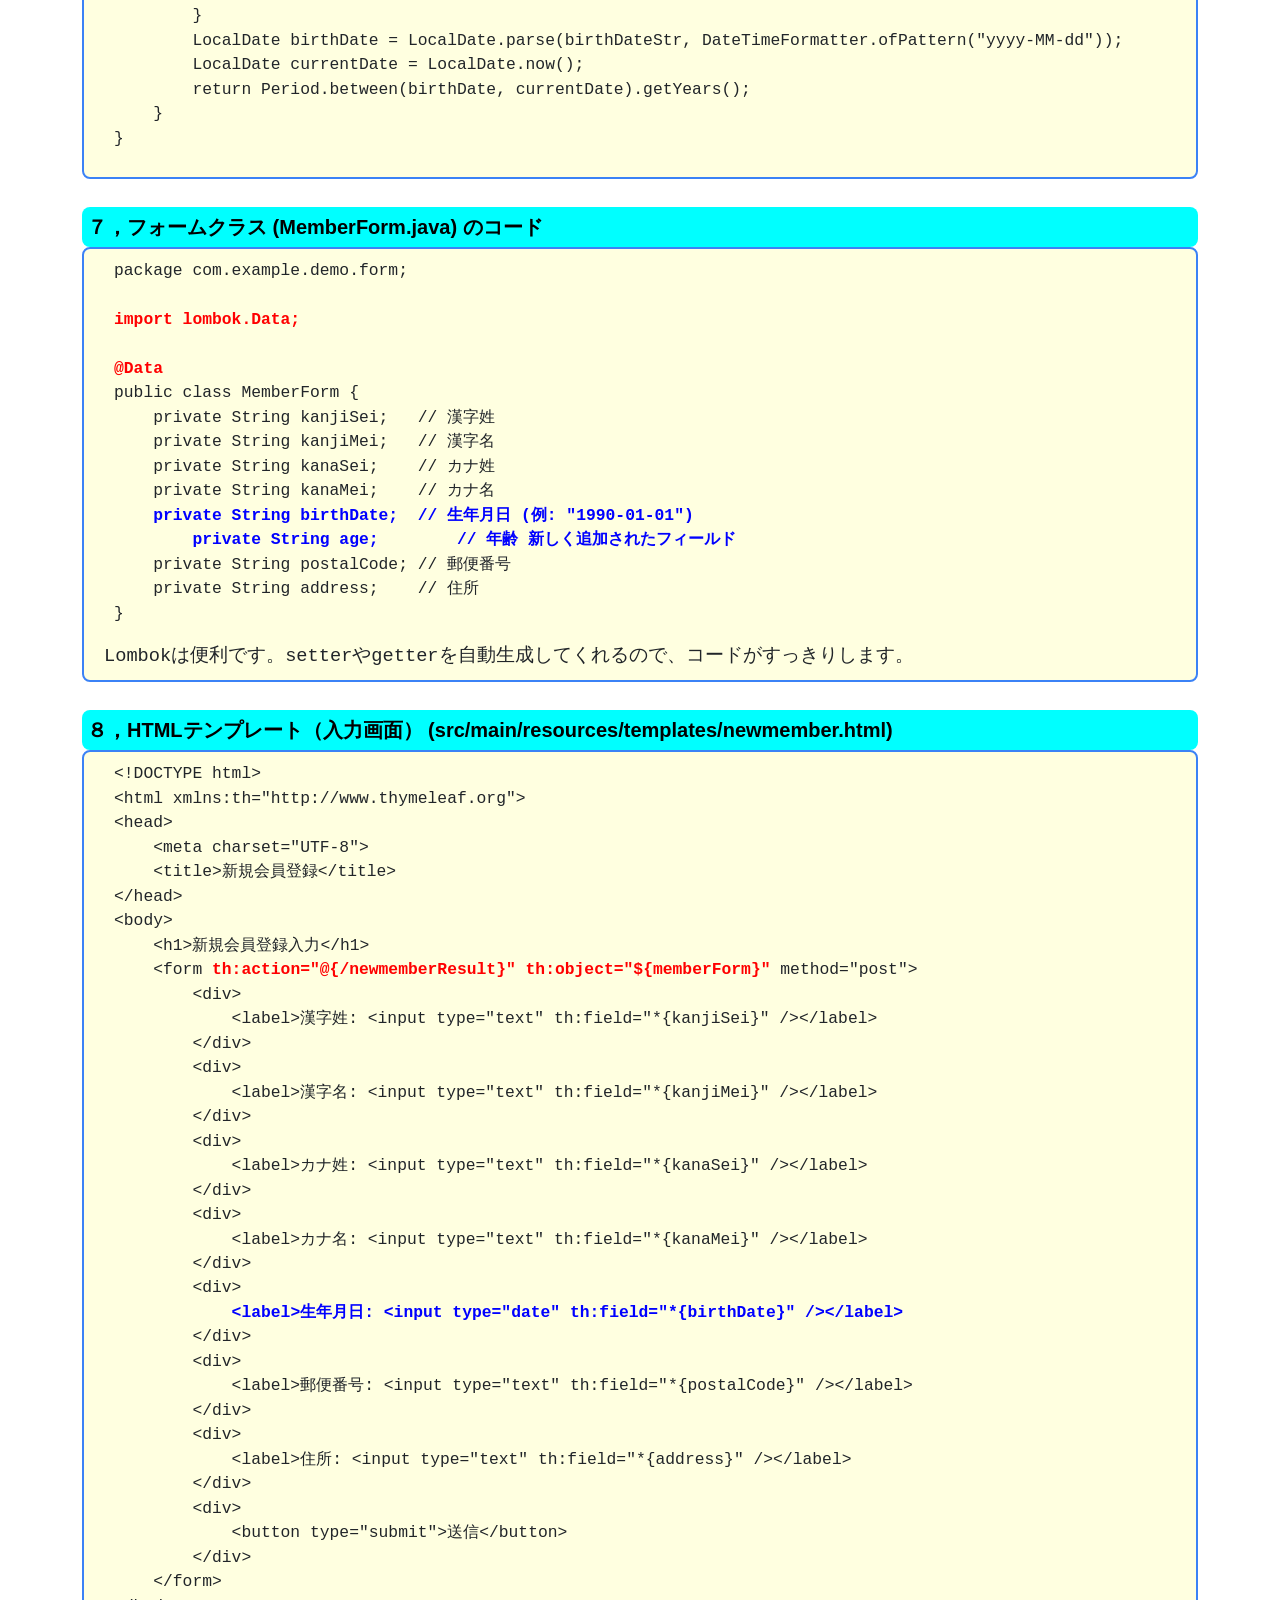
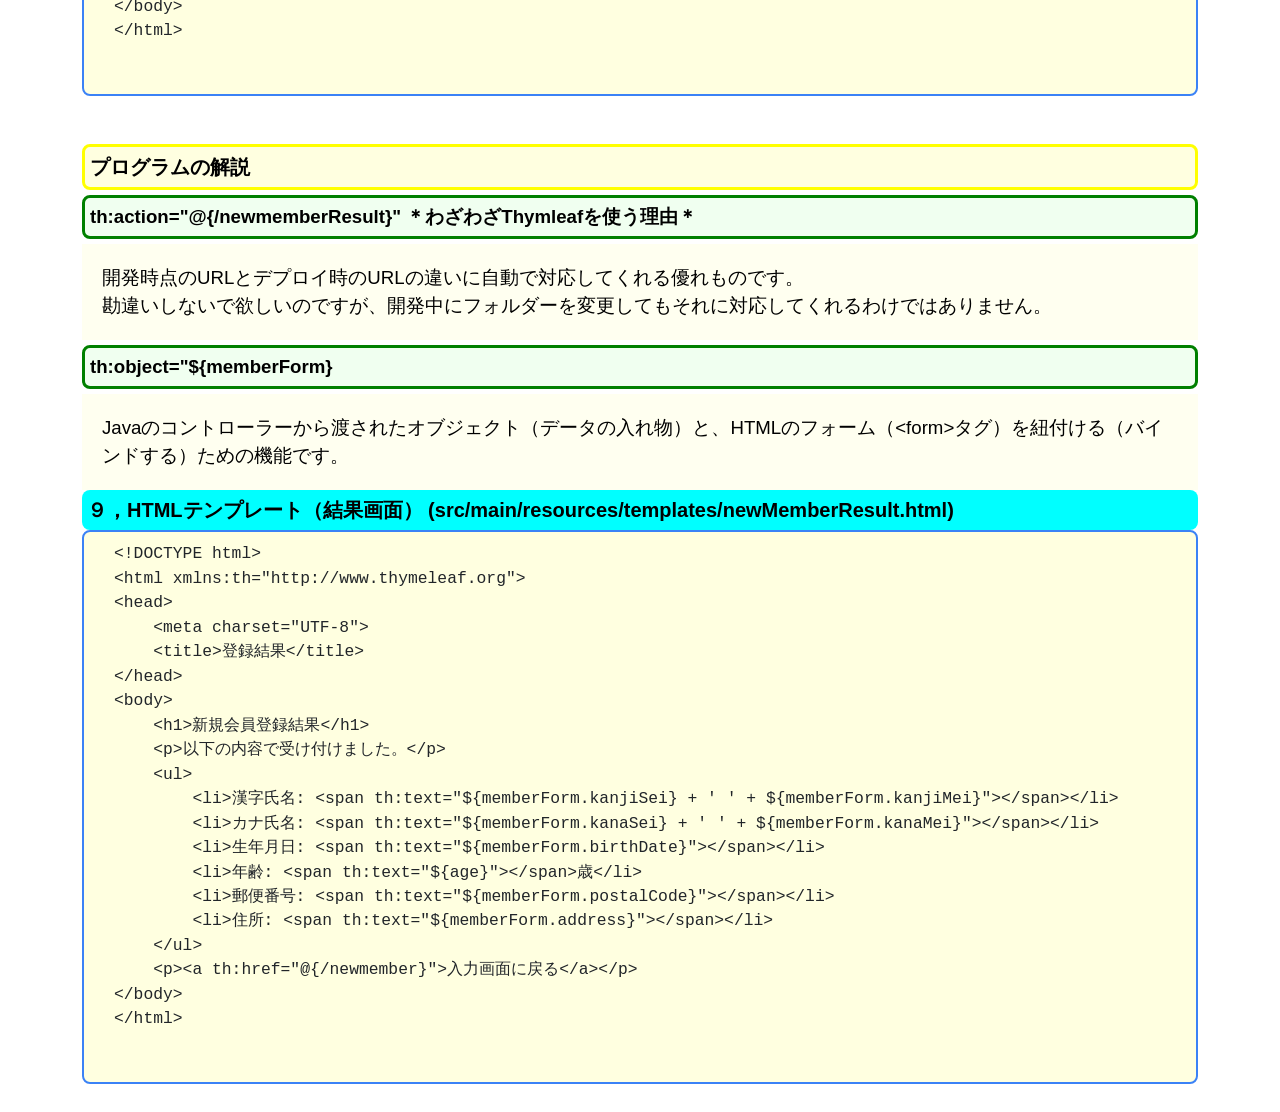
<file: Chapter6/chapter06.html>
<!DOCTYPE html>
<html lang="ja">

	<head>
		<meta charset="UTF-8">
		<title>Spring Boot入門 #04</title>

		<!-- Bootstrap -->
		<link
			href="https://cdn.jsdelivr.net/npm/bootstrap@5.3.3/dist/css/bootstrap.min.css"
			rel="stylesheet">
		
		<link rel="stylesheet" href="../CSS/style01.css">
		<link rel="stylesheet" href="../CSS/table.css">
		<link rel="stylesheet" href="../CSS/layout.css">
		<link rel="stylesheet" href="../CSS/explanationDesign.css">
	</head>

    <body class="container mt-4">
        <header>
			<!-- 表題 -->
			<div class="title-box">
				<h1 class="mb-0">ニャジラのSpring Bootと踊る</h1>
			</div>
            <div>
                <h2>第０６回　Service～MVCモデルとSpring MVCの違い～</h2>
            </div>

			<div class="header_container">
				<div class="box left-box-Blue">
                        <a class="nav-link" href="../index.html">トップページへ</a>
				</div>
				<div class="box right-box">
					<div class="header-box">
						<!-- 右端に配置するボックス -->
						<div class="contact-area">
							<b>お問い合わせ・ご意見</b>
							<p>当サイトへのご意見やご質問がございましたら、下記よりお気軽にご連絡ください。</p>
							<p>
								<a href="mailto:nnyajira@gmail.com?subject=%E3%81%8A%E5%95%8F%E3%81%8B%E3%81%84%E5%90%88%E3%82%8F%E3%81%9B&body=%E3%83%9F%E3%81%94%E6%84%8F%E8%A6%8B%E3%82%92%E3%81%8A%E6%9B%B8%E3%81%8F%E3%81%8F%E3%81%A0%E3%81%95%E3%81%84">
								nnyajira@gmail.com へメールを送る
								</a>
							</p>
						</div>
					</div>
				</div>
			</div>
        </header>
        
        <main>
			<div class="midasimidasi2-1">
				Sample03の設定
			</div>
			<div class="box_textnormal">
				<table class="custom-box-table">
					<tr>
						<td class="table-cell-cyan">
							IDE
						</td>
						<td>
							Eclipse
						</td>
					</tr>
					<tr>
						<td class="table-cell-cyan">
							プロジェクト名
						</td>
						<td>
							Sample03
						</td>
					</tr>
					<tr>
						<td class="table-cell-cyan">
							IDEの設定
						</td>
						<td class="box_normal_IMG">
							<img src="../IMG/Sample03/設定sample03_01.png" alt="Sample03の設定">
						</td>
					</tr>
					<tr>
						<td class="table-cell-cyan">
							IDEの設定
						</td>
						<td class="box_normal_IMG">
							<img src="../IMG/Sample03/設定sample03_02.png" alt="Sample03の設定">
						</td>
					</tr>
				</table>
			</div>

			<div class="midasi2">
				１，MVCモデルとSpring MVCの違い
			</div>
			<div class="box_textnormal">
				　誤解している方々が多いですね。<br>
				MVCのModelと、Spring MVCのModelは、全く別物です。<br>
				この誤解は、MVCと、Spring MVCを同列に見ている事から生じる誤解です。<br>
				MVCは目標で、Spring MVCは手段です。<br>
			</div>

			<div class="midasi2">
				２，Spring MVCのServiceの役割
			</div>
			<div class="box_textnormal">
				簡単に言えば、何でもかんでもControllerに書くのではなく、<b class="red-bold-text">Controllerは「ユーザーからのリクエストを受け取り、Serviceに処理を依頼し、結果を返す」</b>という役割に徹するべきです。<br>
				この、異様に膨らんだControllerを<b class="red-bold-text">「Fat Controller（太ったコントローラー）」</b>と呼びます。<br>
				<br>
				
				細かい事を言えば、下記のような役割を担います。が、気にする事はありません。<br>
				このシステム固有の処理を書けば良いのですよ。<br><br>
			
				<ol class="box_mozisyou">
					<li class="red-bold-text">ビジネスロジックのカプセル化</li>
						データの計算、業務ルールに基づくバリデーション、複数の処理を組み合わせた一連のワークフローなど、システム固有の「やりたいこと（業務）」をここに記述します。<br><br>
					<li class="red-bold-text">トランザクシ管理（@Transactional）</li>
						データベースへの書き込みや更新が複数にまたがる際、「すべて成功したら確定（コミット）、途中でエラーが起きたらすべて取り消し（ロールバック）」というトランザクション制御を宣言的に行います。<br><br>
					<li class="red-bold-text">データアクの調停（Repositoryの統合）</li>
						Controllerからリクエストを受け取ると、必要に応じて複数のRepository（データアクセス層）を呼び出し、データを加工してControllerへ返します。Controllerを「薄く（Thin Controller）」保つ役割があります。<br><br>
					<li class="red-bold-text">他システムや外部APIとの連携</li>
						メール送信、外部APIの呼び出し、ファイル処理など、データベース操作以外のビジネスプロセスを統括します。<br><br>
				</ol>
			</div>

			<div class="midasi2">
				３，Sample03 シナリオ
			</div>
			<div class="box_Scenario">
				１，ブラウザから http://localhost:8080/newmember へ GETリクエストを送信する。<br>
				２，<b class="blue-bold-text">Sample03Controller</b> の <b class="green-bold-text">@GetMapping</b>("/newmember") アノテーションがついたメソッド <b class="blue-bold-text">sample0301()</b> が起動する。<br>
				３，<b class="blue-bold-text">sample0301()</b> は、空の <b class="blue-bold-text">MemberForm</b> インスタンスを <b class="red-bold-text">Model</b> に追加し、<b class="blue-bold-text">newmember.html</b> に遷移する。<br>
				４，<b class="blue-bold-text">newmember.html</b> は、<b class="red-bold-text">Thymeleaf</b> を用いて作成され、<b class="red-bold-text">Model</b> のフォームデータを画面にバインドする。<br>
				５，ユーザーはブラウザから必要事項を入力し、サーバーに送信する。<br>
				６，<b class="blue-bold-text">Sample03Controller</b> の <b class="green-bold-text">@PostMapping</b>("/newmemberResult") アノテーションがついたメソッド <b class="blue-bold-text">sample0301Result()</b> が起動する。<br>
					<b class="blue-bold-text">sample0301Result()</b> は、クライアントから送られてきた値（フォームデータ）を受け取る。<br>
					<b class="red-bold-text">Service</b> の <b class="blue-bold-text">sample0301Service</b> に 生年月日 を引数として渡す。<br>
				７，<b class="blue-bold-text">sample0301Service</b> は、受け取った 生年月日 から 年齢 を計算し、<b class="blue-bold-text">sample0301Result()</b> に返す。<br>
				８，<b class="blue-bold-text">sample0301Result()</b> は、<b class="red-bold-text">Model</b> に 年齢をセットし、<b class="blue-bold-text">newMemberResult.html</b> に遷移する。<br>
				９，<b class="blue-bold-text">newMemberResult.html</b> は、<b class="red-bold-text">Model</b> に渡されたデータを <b class="red-bold-text">Thymeleaf</b> で展開し表示する。<br>
				１０，処理を終了する。<br>
			</div>

			<div class="midasi2">
				４，Sample03 シーケンス図
			</div>
			<div class="box_normal_IMG">
				<img src="../IMG/Sample03シーケンス図03.png" alt="Sample03のシーケンス図">
			</div>

			<div class="midasi2">
				５，Sample03Controller のコード
			</div>
			<div class="program-box">
				<pre>
package com.example.demo.controller;

import com.example.demo.form.MemberForm;
import com.example.demo.service.Sample03Service;
import org.springframework.beans.factory.annotation.Autowired;
import org.springframework.stereotype.Controller;
import org.springframework.ui.Model;
import org.springframework.web.bind.annotation.GetMapping;
import org.springframework.web.bind.annotation.ModelAttribute;
import org.springframework.web.bind.annotation.PostMapping;

<b class="green-bold-text">@Controller</b>
<b class="blue-bold-text">public class Sample03Controller</b> {

    <b class="green-bold-text">@Autowired</b>
    <b class="blue-bold-text">private Sample03Service sample03Service</b>;

    // 1, 2, 3: GETリクエストを受け取り、空のMemberFormをModelに追加してnewmember.htmlへ遷移
    <b class="green-bold-text">@GetMapping</b>("/newmember")
    <b class="blue-bold-text">public String sample0301(Model model)</b> {
        model.addAttribute("memberForm", <b class="red-bold-text">new MemberForm()</b>);
        return "newmember";              <b style="font-style: italic;">奇妙に見えるかもしれませんが、Javaはインスタンス化しないと動きませんからね。</b>
    }

    // 5, 6, 7, 8: POSTリクエストでデータを受け取り、Serviceで年齢計算を行い、Modelにセットして結果画面へ遷移
    <b class="green-bold-text">@PostMapping</b>("/newmemberResult")
    <b class="blue-bold-text">public String sample0301Result(</b><b class="green-bold-text">@ModelAttribute</b> <b class="blue-bold-text">MemberForm memberForm, Model model) </b>{
        // Serviceの呼び出し (生年月日を渡し、年齢を受け取る)
        String age = sample03Service.sample0301Service(memberForm.getBirthDate());
        
        // 年齢をフォーム（またはModel）にセット
        memberForm.setAge(age);
        
        // Modelにオブジェクトを追加
        model.addAttribute("memberForm", memberForm);
        
        return "newMemberResult";
    }
}
				</pre>
			</div>

			<div class="midasi3">
				プログラムの解説
			</div>
			<div class="midasi4">
				@Autowired<br>
				private Sample03Service sample03Service;
			</div>
			<div class="box_textnormal">
				<b class="red-bold-text">@Autowired</b> アノテーションは、Springの依存性注入（DI）を利用して、<b class="blue-bold-text">Sample03Service</b> クラスのインスタンスを自動的に注入するために使用されます。<br>
				これにより、<b class="blue-bold-text">Sample03Controller</b> 内で <b class="blue-bold-text">sample03Service</b> を直接使用できるようになります。<br>
				<br>
				<b class="red-bold-text">private Sample03Service sample03Service; に new がない理由</b>は、<b class="red-bold-text">「自分で new（インスタンス化）しなくても、Spring Bootが代わりに作って自動で当てはめてくれるから」</b>です。<br>
				通常、Javaプログラミングではオブジェクトを使うときに new キーワードを使いますよね。しかし、Spring Bootの「DI（依存性注入）」という仕組みを使っている場所では、この new を書く必要がなくなります。
			</div>

			<div class="box_normal_IMG">
				<img src="../IMG/Autowiredの仕組み.jpeg" alt="Autowiredの仕組み">
			</div>
			<div class="box_textnormal">
				<ol>
					<li>
						画面の中央におおきな長方形があります。<br>
						このエリアはメモリの中にある「Springが管理している領域」を表しています。
					</li>
					<li>
						長方形のSpring管理領域の右側に、「@Service、@Bean」のプログラムがあります。<br>
						それらをインスタンス化して結果を「Springが管理している領域」に登録します。
					</li>
					<li>
						「Springが管理している領域」の左側の「@Autowired」は、「Springが管理している領域」とつなぎます。
					</li>
				</ol>
			</div>

			<div class="midasi2">
				６，Sample03Service のコード
			</div>
			<div class="program-box">
				<pre>
package com.example.demo.service;

import org.springframework.stereotype.Service;
import java.time.LocalDate;
import java.time.Period;
import java.time.format.DateTimeFormatter;

<b class="red-bold-text">@Service</b>
<b class="blue-bold-text">public class Sample03Service</b> {

    /**
     * 生年月日から年齢を計算する
     * @param birthDateStr 生年月日 ("yyyy-MM-dd" 形式を想定)
     * @return 年齢
     */
    <b class="blue-bold-text">public int sample0301Service(String birthDateStr)</b> {
        if (birthDateStr == null || birthDateStr.isEmpty()) {
            return 0;
        }
        LocalDate birthDate = LocalDate.parse(birthDateStr, DateTimeFormatter.ofPattern("yyyy-MM-dd"));
        LocalDate currentDate = LocalDate.now();
        return Period.between(birthDate, currentDate).getYears();
    }
}				</pre>
			</div><br>

			<div class="midasi2">
				７，フォームクラス (MemberForm.java) のコード
			</div>
			<div class="program-box">
				<pre>
package com.example.demo.form;

<b class="red-bold-text">import lombok.Data;</b>

<b class="red-bold-text">@Data</b>
public class MemberForm {
    private String kanjiSei;   // 漢字姓
    private String kanjiMei;   // 漢字名
    private String kanaSei;    // カナ姓
    private String kanaMei;    // カナ名
    <b class="blue-bold-text">private String birthDate;  // 生年月日 (例: "1990-01-01")</b>
	<b class="blue-bold-text">private String age;        // 年齢 新しく追加されたフィールド</b>
    private String postalCode; // 郵便番号
    private String address;    // 住所
}				</pre>

Lombokは便利です。setterやgetterを自動生成してくれるので、コードがすっきりします。<br>
			</div><br>

			<div class="midasi2">
				８，HTMLテンプレート（入力画面） (src/main/resources/templates/newmember.html)
			</div>
			<div class="program-box">
				<pre>
&lt;!DOCTYPE html&gt;
&lt;html xmlns:th="http://www.thymeleaf.org"&gt;
&lt;head&gt;
    &lt;meta charset="UTF-8"&gt;
    &lt;title&gt;新規会員登録&lt;/title&gt;
&lt;/head&gt;
&lt;body&gt;
    &lt;h1&gt;新規会員登録入力&lt;/h1&gt;
    &lt;form <b class="red-bold-text">th:action="@{/newmemberResult}" th:object="${memberForm}"</b> method="post"&gt;	
        &lt;div&gt;
            &lt;label&gt;漢字姓: &lt;input type="text" th:field="*{kanjiSei}" /&gt;&lt;/label&gt;
        &lt;/div&gt;
        &lt;div&gt;
            &lt;label&gt;漢字名: &lt;input type="text" th:field="*{kanjiMei}" /&gt;&lt;/label&gt;
        &lt;/div&gt;
        &lt;div&gt;
            &lt;label&gt;カナ姓: &lt;input type="text" th:field="*{kanaSei}" /&gt;&lt;/label&gt;
        &lt;/div&gt;
        &lt;div&gt;
            &lt;label&gt;カナ名: &lt;input type="text" th:field="*{kanaMei}" /&gt;&lt;/label&gt;
        &lt;/div&gt;
        &lt;div&gt;
            <b class="blue-bold-text">&lt;label&gt;生年月日: &lt;input type="date" th:field="*{birthDate}" /&gt;&lt;/label&gt;</b>
        &lt;/div&gt;
        &lt;div&gt;
            &lt;label&gt;郵便番号: &lt;input type="text" th:field="*{postalCode}" /&gt;&lt;/label&gt;
        &lt;/div&gt;
        &lt;div&gt;
            &lt;label&gt;住所: &lt;input type="text" th:field="*{address}" /&gt;&lt;/label&gt;
        &lt;/div&gt;
        &lt;div&gt;
            &lt;button type="submit"&gt;送信&lt;/button&gt;
        &lt;/div&gt;
    &lt;/form&gt;
&lt;/body&gt;
&lt;/html&gt;
				</pre>
			</div><br>
			<div class="midasi3">
				プログラムの解説
			</div>
			<div class="midasi4">
				th:action="@{/newmemberResult}" ＊わざわざThymleafを使う理由＊
			</div>
			<div class="box_textnormal">
				開発時点のURLとデプロイ時のURLの違いに自動で対応してくれる優れものです。<br>
				勘違いしないで欲しいのですが、開発中にフォルダーを変更してもそれに対応してくれるわけではありません。
			</div>
			<div class="midasi4">
				th:object="${memberForm}
			</div>
			<div class="box_textnormal">
				Javaのコントローラーから渡されたオブジェクト（データの入れ物）と、HTMLのフォーム（&lt;form&gt;タグ）を紐付ける（バインドする）ための機能です。
			</div>

			<div class="midasi2">
				９，HTMLテンプレート（結果画面） (src/main/resources/templates/newMemberResult.html)
			</div>
			<div class="program-box">
				<pre>
&lt;!DOCTYPE html&gt;
&lt;html xmlns:th="http://www.thymeleaf.org"&gt;
&lt;head&gt;
    &lt;meta charset="UTF-8"&gt;
    &lt;title&gt;登録結果&lt;/title&gt;
&lt;/head&gt;
&lt;body&gt;
    &lt;h1&gt;新規会員登録結果&lt;/h1&gt;
    &lt;p&gt;以下の内容で受け付けました。&lt;/p&gt;
    &lt;ul&gt;
        &lt;li&gt;漢字氏名: &lt;span th:text="${memberForm.kanjiSei} + ' ' + ${memberForm.kanjiMei}"&gt;&lt;/span&gt;&lt;/li&gt;
        &lt;li&gt;カナ氏名: &lt;span th:text="${memberForm.kanaSei} + ' ' + ${memberForm.kanaMei}"&gt;&lt;/span&gt;&lt;/li&gt;
        &lt;li&gt;生年月日: &lt;span th:text="${memberForm.birthDate}"&gt;&lt;/span&gt;&lt;/li&gt;
        &lt;li&gt;年齢: &lt;span th:text="${age}"&gt;&lt;/span&gt;歳&lt;/li&gt;
        &lt;li&gt;郵便番号: &lt;span th:text="${memberForm.postalCode}"&gt;&lt;/span&gt;&lt;/li&gt;
        &lt;li&gt;住所: &lt;span th:text="${memberForm.address}"&gt;&lt;/span&gt;&lt;/li&gt;
    &lt;/ul&gt;
    &lt;p&gt;&lt;a th:href="@{/newmember}"&gt;入力画面に戻る&lt;/a&gt;&lt;/p&gt;
&lt;/body&gt;
&lt;/html&gt;
				</pre>
			</div><br>

		</main>
     </body>
</html>
</file>
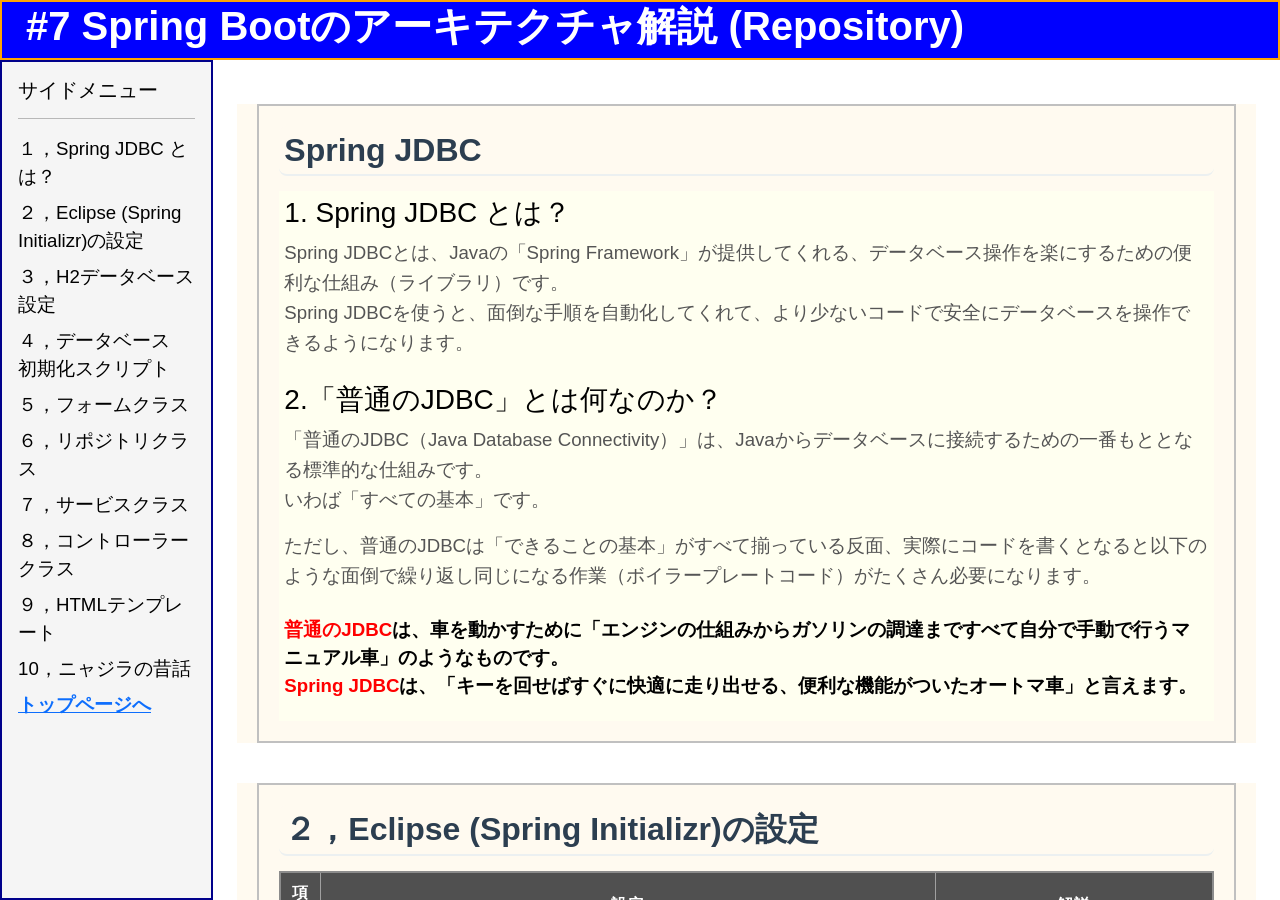
<file: Chapter7/Chapter7.html>
<!DOCTYPE html>
<html lang="ja">
    <head>
        <meta charset="UTF-8">
        <meta name="viewport" content="width=device-width, initial-scale=1.0">
        <meta name="description" content="Spring BootのSpring JDBCを使ったデータベース操作（Insert処理）の基本を分かりやすく解説。H2データベースの設定からフォーム、リポジトリ、サービスクラス、コントローラー、Thymeleafテンプレートまでの実装手順を網羅。">

        <title>Spring Boot入門：Spring JDBCとRepositoryの実装方法</title>

        <!-- Bootstrap 5 CDNの読み込み -->
        <link href="https://cdn.jsdelivr.net/npm/bootstrap@5.3.0/dist/css/bootstrap.min.css" rel="stylesheet">
        <!-- 独自のカスタムCSS -->
        <link rel="stylesheet" href="../CSS/style01.css">
        <link rel="stylesheet" href="../CSS/explanationDesign.css">
        <link rel="stylesheet" href="../CSS/table.css">
        <link rel="stylesheet" href="../H2DataBase/H2CSS/boxdesign.css">
        <link rel="stylesheet" href="./Chapter7CSS/styleChapter7.css">
        <link rel="stylesheet" href="./Chapter7CSS/chap7Table.css">
    </head>

    <body class="d-flex flex-column vh-100 overflow-hidden">

        <!-- ヘッダー (固定) -->
        <header class="custom-header text-white px-4 d-flex align-items-center flex-shrink-0">
            <h1><b>#7 Spring Bootのアーキテクチャ解説 (Repository) </b></h1>
        </header>

        <!-- メインコンテンツエリア (12分割) -->
        <div class="container-fluid flex-grow-1 overflow-hidden p-0">
            <div class="row h-100 g-0">
                
                <!-- 左サイドメニュー (2/12 = 約16.7%) -->
                <nav class="col-2 custom-sidebar text-black p-3 overflow-auto h-100">
                    <h5>サイドメニュー</h5>
                    <hr>
                    <ul class="nav flex-column">
                        <li class="nav-item mb-2"><a href="#section1" class="nav-link text-black p-0">１，Spring JDBC とは？</b></a></li>
                        <li class="nav-item mb-2"><a href="#section2" class="nav-link text-black p-0">２，Eclipse (Spring Initializr)の設定</a></li>
                        <li class="nav-item mb-2"><a href="#section3" class="nav-link text-black p-0">３，H2データベース設定</a></li>
                        <li class="nav-item mb-2"><a href="#section4" class="nav-link text-black p-0">４，データベース<br>初期化スクリプト</a></li>
                        <li class="nav-item mb-2"><a href="#section5" class="nav-link text-black p-0">５，フォームクラス</a></li>
                        <li class="nav-item mb-2"><a href="#section6" class="nav-link text-black p-0">６，リポジトリクラス</a></li>
                        <li class="nav-item mb-2"><a href="#section7" class="nav-link text-black p-0">７，サービスクラス</a></li>
                        <li class="nav-item mb-2"><a href="#section8" class="nav-link text-black p-0">８，コントローラークラス</a></li>
                        <li class="nav-item mb-2"><a href="#section9" class="nav-link text-black p-0">９，HTMLテンプレート</a></li>
                        <li class="nav-item mb-2"><a href="#section10" class="nav-link text-black p-0">10，ニャジラの昔話</a></li>
                    </ul>
                    <div>
                        <b><a href="../index.html">トップページへ</a></b>
                    </div>
                </nav>

                <!-- 中央の解説エリア (10/12 = 約83.3% ※ここがスクロール) -->
                <main class="col-10 custom-main p-4 overflow-y-auto h-100">
                    <section id="section1" class="content-section">
                        <div class="Box_Container">
                            <h2 class="content-section h2">Spring JDBC</h2>
                            <div class="box_normal">
                                <h3>1. Spring JDBC とは？</h3>
                                    <p>Spring JDBCとは、Javaの「Spring Framework」が提供してくれる、データベース操作を楽にするための便利な仕組み（ライブラリ）です。<br>
                                    Spring JDBCを使うと、面倒な手順を自動化してくれて、より少ないコードで安全にデータベースを操作できるようになります。</p>
                            </div>
                            <div class="box_normal">
                                <h3>2.「普通のJDBC」とは何なのか？</h3>
                                    <p>「普通のJDBC（Java Database Connectivity）」は、Javaからデータベースに接続するための一番もととなる標準的な仕組みです。<br>いわば「すべての基本」です。</p>
                                    <p>ただし、普通のJDBCは「できることの基本」がすべて揃っている反面、実際にコードを書くとなると以下のような面倒で繰り返し同じになる作業（ボイラープレートコード）がたくさん必要になります。</p>
                            </div>
                            <div class="box_normal">
                                <b class="RedChar">普通のJDBC</b><b>は、車を動かすために「エンジンの仕組みからガソリンの調達まですべて自分で手動で行うマニュアル車」のようなものです。</b><br>
                                <b class="RedChar">Spring JDBC</b><b>は、「キーを回せばすぐに快適に走り出せる、便利な機能がついたオートマ車」と言えます。</b></p>
                            </div>
                        </div>
                    </section>

                    <!-- ２，Eclipse (Spring Initializr)の設定 -->
                    <section id="section2" class="content-section">
                        <div class="Box_Container">
                            <h2 class="content-section h2">２，Eclipse (Spring Initializr)の設定</h2>
                            <div>
                                <table>
                                    <caption>
                                        <b>２，Eclipse (Spring Initializr)の設定</b>
                                    </caption>
                                    <thead>
                                        <tr>
                                            <th scope="col">項番</th>
                                            <th scope="col">設定</th>
                                            <th scope="col">解説</th>
                                        </tr>
                                    </thead>
                                    <tbody>
                                        <tr>
                                            <th scope="row">１</th>
                                            <td>
                                                <div class="box_normal_IMG">
                                                    <img src="./Chap7IMG/Eclipse01.png" alt="Spring Bootプロジェクト作成時のSpring Initializrの設定画面">
                                                </div>

                                            </td>
                                            <td class="tdLeft">
                                                    プロジェクト名：<b>Sample04</b><br>
                                                    <b>青枠は、確認してください。</b><br>特に、<b class="GreenChar">タイプ：</b>
                                            </td>
                                        </tr>
                                        <tr>
                                            <th scope="row">２</th>
                                            <td>
                                                <div class="box_normal_IMG">
                                                    <img src="./Chap7IMG/Eclipse02.png" alt="Spring Bootプロジェクト作成時の依存関係の設定画面">
                                                </div>
                                            </td>
                                            <td class="tdLeft"><p>依存関係（Dependencies）を追加します。</p>
                                                <p>
                                                <b class="BlueChar">１，Spring Boot DevTools：</b>開発を効率的に進めるための便利な機能を集めた開発者向けツール（モジュール）<br>
                                                <b class="BlueChar">２，Spring Web (Web)：</b>Webアプリケーションやコントローラーを作成するため<br>
                                                <b class="BlueChar">３，Thymeleaf(Templates)：</b>HTMLテンプレート（newmember.html など）を扱うため<br>
                                                <b class="BlueChar">４，Spring JDBC (I/O)：</b>Spring JDBCを使用してデータベース操作を行うため<br>
                                                <b class="BlueChar">５，H2 Database (I/O)：</b>インメモリデータベースであるH2を利用するため<br>
                                                <b class="BlueChar">６，Lombok (Developer Tools)：</b>Getter/Setterなどを自動生成するため
                                                </p>
                                            </td>
                                        </tr>
                                        <tr>
                                            <th scope="row">３</th>
                                            <td>
                                                <div class="box_normal_IMG">
                                                    <img src="./Chap7IMG/Eclipse04_最初のフォルダ構成.png" alt="Spring Bootプロジェクト作成後の最初のフォルダ構成">
                                                </div>
                                            </td>
                                            <td class="tdLeft">
                                                最初のパッケージ構成です。開発上、いくつかパッケージを作成して頂きます。
                                            </td>
                                        </tr>
                                    </tbody>
                                </table>
                            </div>
                            <div>
                                <b class="RedChar">「Spring JDBC」</b>使用時の設定例です。<br>
                            </div>
                        </div>
                    </section>

                    <!--３，H2データベース設定-->
                    <section id="section3" class="content-section">
                        <div class="Box_Container">
                            <h2 class="content-section h2">３，H2データベース設定</h2>
                            <div class="Box_Normal">
                                <b>src/main/resources/application.properties</b><br>
                                H2データベースの設定例です。上記のファイルにデータベースの設定を書き込んでください。<br>
                                他のDB（以降、データベースをDBと表記します）も同様の設定をしますが、設定がわからない場合は優秀なAIさんに聞いて見てください。
                            </div>
                            <div class="program-box">
                                # H2データベース設定<br>
                                # データソース設定（インメモリデータベース）<br>
                                spring.datasource.url=jdbc:h2:mem:testdb;DB_CLOSE_DELAY=-1<br>
                                spring.datasource.driver-class-name=org.h2.Driver<br>
                                spring.datasource.username=sa<br>
                                spring.datasource.password=<br>
                                <br>
                                # 起動時にテーブルスキーマを自動実行（schema.sql）<br>
                                spring.sql.init.mode=always
                            </div>
                        </div>
                    </section>

                    <!-- Section 4　-->
                    <section id="section4" class="content-section">
                        <div class="Box_Container">
                            <h2 class="content-section h2">４，データベース初期化スクリプト：src/main/resources/schema.sql</h2>
                            <div class="box_normal">
                                H2データベースの接続設定を行います。<br>
                                アプリケーション起動時に自動でH2データベースへテーブルを作成するSQLファイルです。<br>
                                <b class="BlueChar">src/main/resources/</b>フォルダの中に<b class="RedChar">schema.sql</b>ファイルを作ってその中に書き込んでください。
                            </div>
                            <div class="box_normal">
                                便利ですよね。ちょっとだけSQLの解説を入れておきます。
                            </div>
                            <div class="program-box">
<pre>
<b class="RedChar">CREATE TABLE IF NOT EXISTS</b> <b class="BlueChar">members</b> (
    id INT <b class="RedChar"></b>AUTO_INCREMENT PRIMARY KEY</b>,
    kanji_sei VARCHAR(50),
    kanji_mei VARCHAR(50),
    kana_sei VARCHAR(50),
    kana_mei VARCHAR(50),
    birth_date VARCHAR(20),
    age VARCHAR(10),
    postal_code VARCHAR(20),
    address VARCHAR(255)
);
</pre>
                            </div><br>
                            <div>
                                <table>
                                    <thead>
                                        <tr>
                                            <th scope="col">項番</th>
                                            <th scope="col">SQL</th>
                                            <th scope="col">解説</th>
                                        </tr>
                                    </thead>
                                    <tbody>
                                        <tr>
                                            <th scope="row">１</th>
                                            <td>CREATE TABLE</td>
                                            <td class="tdLeft">「データベースに新しいテーブルを作成する」と言う意味です。<br>多くのDBは新しくテーブルを作るときはこの「CREATE TABLE」を使用します。</td>
                                        </tr>
                                        <tr>
                                            <th scope="row">２</th>
                                            <td>IF NOT EXISTS</td>
                                            <td class="tdLeft">「テーブルが存在しない場合にのみ作成します。」と言う意味です。<br>従って、<br>「CREATE TABLE IF NOT EXISTS」は、テーブルが存在しない場合にのみ新しいテーブルを作成するSQL文です。<S/td>
                                        </tr>
                                        <tr>
                                            <th scope="row">３</th>
                                            <td>AUTO_INCREMENT</td>
                                            <td class="tdLeft">
                                                昔のDBでは、テーブルの主キー（IDなど）を自動で増加させるために「AUTO_INCREMENT」を使用していました。<br>最近のDBでは、主キーを自動で増加させるために「IDENTITY」や「SERIAL」などのキーワードが使われることもあります。<br>H2データベースでは、AUTO_INCREMENTを使用しても問題ありません。<br>
                                                もっと古い奴だとこの自動加算機能がない奴もありましてね、アプリ側で計算してIDをセットしてやらないといけなかったのです。
                                            </td>
                                        </tr>
                                        <tr>
                                            <th scope="row">４</th>
                                            <td>PRIMARY KEY</td>
                                            <td class="tdLeft">
                                                PRIMARY KEY（主キー）は、一言で言うと「テーブルの中の各行（データ）を完全に一意に区別し、特定するための『目印（識別子）』」です。<br>
                                                <div>
                                                    【目的】<br>
                                                    1. データの一意性を保証する<br>
                                                    2. データの整合性を保つ<br>
                                                    3. データの検索や参照を効率化する<br>
                                                    4.テーブル同士の結びつき（リレーション）
                                                </div>
                                            </td>
                                        </tr>
                                    </tbody>
                                </table>
                            </div>
                        </div>
                    </section>

                    <!--５，フォームクラス-->
                    <section id="section5" class="content-section">
                        <div class="Box_Container">
                            <h2 class="content-section h2">５，フォームクラス：com.example.demo.form.MemberForm.java</h2>
                            <div class="Box_Normal">
                                <b>src/main/java/com/example/demo/form/MemberForm.java</b><br>
                                メンバー情報入力用のフォームクラスです。<br>
                                フォームクラスは、ユーザーが入力したデータを一時的に保持するための「データの入れ物」です。<br>
                                フォームクラスを使うことで、ユーザーが入力したデータを簡単に扱うことができ、データの受け渡しやバリデーション（入力チェック）を効率的に行うことができます。<br>
                            </div>
                            <div class="program-box">
                                <pre>
package com.example.demo.form;

import lombok.Data;

@Data
public class MemberForm {
    private String kanjiSei;   // 漢字姓
    private String kanjiMei;   // 漢字名
    private String kanaSei;    // カナ姓
    private String kanaMei;    // カナ名
    private String birthDate;  // 生年月日(yyyy-mm-dd 形式)
    private String age;        // 年齢
    private String postalCode; // 郵便番号
    private String address;    // 住所
}
                                </pre>
                            </div><br>
                            <div class="box_gray">
                                <b class="RedChar">@Data</b>：Lombokのアノテーションで、<br>
                                このアノテーションをクラスに付けると、<br>
                                1. フィールドのGetter/Setterメソッド<br>
                                2. toString()メソッド<br>
                                3. equals()メソッド<br>
                                4. hashCode()メソッド<br>
                                5. コンストラクタ（引数なし）<br>
                                が自動的に生成されます。<br>
                                これにより、コードの冗長性が減り、可読性が向上します。
                            </div>
                        </div>
                    </section>

                    <!--６，リポジトリクラス (com.example.demo.repository.Sample04Repository)-->
                    <section id="section6" class="content-section">
                        <div class="Box_Container">
                            <h2 class="content-section h2">６，リポジトリクラス (com.example.demo.repository.Sample04Repository)</h2>
                            <div class="Box_Normal">
                                <b>src/main/java/com/example/demo/repository/Sample04Repository.java</b><br>
                                メンバー情報のデータアクセスを行うリポジトリクラスです。<br>
                                このクラスを通じて、データベースとのやりとりを行います。<br>
                            </div>
                            <div class="program-box">
                                <pre>
package com.example.demo.repository;

import org.springframework.beans.factory.annotation.Autowired;
import org.springframework.jdbc.core.JdbcTemplate;
import org.springframework.stereotype.Repository;

import com.example.demo.form.MemberForm;

<b class="RedChar">@Repository</b>
public class Sample04Repository {

    <b class="RedChar">@Autowired
    private JdbcTemplate jdbcTemplate;</b>

    <b class="BlueChar">public int insertMember(MemberForm form)</b> {
        <b class="GreenChar">String sql = "INSERT INTO members (kanji_sei, kanji_mei, kana_sei, kana_mei, birth_date, age, postal_code, address) VALUES (?, ?, ?, ?, ?, ?, ?, ?)";</b>
        
        try {
            <b class="BlueChar">int rows = jdbcTemplate.update(sql,
                    form.getKanjiSei(),
                    form.getKanjiMei(),
                    form.getKanaSei(),
                    form.getKanaMei(),
                    form.getBirthDate(),
                    form.getAge(),
                    form.getPostalCode(),
                    form.getAddress());</b>
            
            <b class="GreenChar">// 1件以上登録できたら成功(0)、それ以外は失敗(-1)</b>
            <b class="BlueChar">return (rows > 0) ? 0 : -1;</b>
        } catch (Exception e) {
            <b class="BlueChar">e.printStackTrace();</b>
            return -1;
        }
    }
}
                                </pre>
                            </div><br>
                            <div class="midasi3">プログラムの解説</div>
                            <div class="RedChar">１，@Repository</div>
                            <div class="Box_Normal">
                                Spring Boot（Spring Framework）における <b class="RedChar">@Repository</b> アノテーションは、一言でいうと<b class="RedChar">「データベースとやり取りするクラス（DAO：Data Access Object）であることをSpringに教えるための目印」</b>です。
                            </div>
                            <div class="Box_Normal">
                                <b>@Repository が裏側でやってくれる2つの大きな仕事</b>
                                <div class="Box_Normal">
                                    ただの目印だけでなく、Spring Bootは @Repository がついたクラスに対して主に以下の2つの重要な自動処理を行ってくれます。
                                </div>
                                <div class="box_normal_IMG">
                                    <img src="../IMG/Autowiredの仕組み.jpeg" alt="Autowiredの仕組み">
                                </div>
                                <div class="Box_Normal">
                                    <b>① Springの管理下（Bean）に入れる</b><br>
                                    Spring Bootでは、プログラム全体で使うオブジェクト（Bean）をSpringコンテナという場所で一元管理します。<br>
                                    @Repository をクラスにつけておくと、Spring起動時に自動的にそのクラスのインスタンスを生成し、管理対象にしてくれます。<br>
                                    これにより、他のクラス（サービスクラスなど）で new キーワードを使わずに、DI（依存性の注入）を使って簡単にそのリポジトリ機能を利用できるようになります。
                                </div>
                                <div class="Box_Normal">
                                    <b>② 例外の翻訳（Exception Translation）</b><br>
                                    これが @Repository の最も高度で重要な機能です。<br>
                                    データベース操作を行っていると、使っているデータベース（MySQL、PostgreSQL、Oracleなど）やライブラリによって異なるエラー（例外）が発生します。<br>
                                    @Repository をつけておくと、Springがそれぞれのデータベース固有のエラーを検出し、Spring共通のエラー（DataAccessException）に自動で変換（翻訳）してくれます。<br>
                                    これにより、サービス層などの上流のコードが「どのデータベースを使っているか」に依存しにくくなり、エラーハンドリングがシンプルになります。                                </div>
                            </div>

                            <div class="Box_Normal">
                                <div class="RedChar">２，private JdbcTemplate jdbcTemplate;</div>
                                <div class="Box_Normal">
                                    Spring Bootでよく見かける private JdbcTemplate jdbcTemplate; は、Javaからリレーショナルデータベース（MySQLやPostgreSQLなど）へ簡単にSQLを実行するための仕組み（オブジェクト）を定義しているコードです。<br>
                                    <b class="RedChar">JdbcTemplate: Spring Frameworkが提供するクラスの名前です。</b><br>
                                    <b class="BlueChar">データベース操作の面倒な定型処理（接続の確立、例外処理、後片付けなど）をすべて隠蔽してくれます。</b>
                                </div>
                                <div>
                                    <b class="GreenChar">jdbcTemplate</b>を詳しく知りたい方は、<br>
                                    <a href="https://spring.pleiades.io/spring-framework/docs/current/javadoc-api/org/springframework/jdbc/core/JdbcTemplate.html" target="_blank" rel="noopener noreferrer">クラス JdbcTemplate JavaDoc</a> をご覧ください。<br>
                                </div>
                            </div>

                            <div class="Box_Normal">
                                <div class="RedChar">３，SQL文</div>
                                <div class="Box_Normal">
                                    <b class="GreenChar">String sql = "INSERT INTO members (kanji_sei, kanji_mei, kana_sei, kana_mei, birth_date, age, postal_code, address)<br>
                                                                        VALUES (?, ?, ?, ?, ?, ?, ?, ?)";</b><br>
                                </div>
                                <div>
                                    SQLに慣れている方は、「？」と思われると思います。<br>
                                    <b class="BlueChar">VALUES (?, ?, ?, ?, ?, ?, ?, ?)"</b>は「何のこっちゃ？」と思われるかもしれませんが、これは<b class="RedChar">「プレースホルダー」</b>と呼ばれるもので、<b class="BlueChar">実際の値は後で安全に埋め込まれる仕組みです。</b><br>
                                    これにより、SQLインジェクション攻撃などのセキュリティリスクを防ぐことができます。<br>
                                    つまり、ユーザーが入力したデータを直接SQL文に埋め込むのではなく、プレースホルダーを使って安全に値を渡すことで、データベース操作の安全性を高めることができます。
                                </div>
                            </div>

                            <div class="Box_Normal">
                                <div class="RedChar">４，jdbcTemplate.update</div>
                                <div class="Box_Normal">
                                    データベースのデータを変更する SQL（INSERT、UPDATE、DELETE）を実行するためのSpring Frameworkのメソッドです。<br>
                                    <ol>
                                        <li><b class="RedChar">メソッドの戻り値として、そのSQLの実行によって影響を受けた行数（int型）が返されます。</b></li>
                                        <li><b class="BlueChar">例：1件更新されれば 1、対象がなく更新されなければ 0 が返るため、「正しく処理が行われたか」の確認に利用できます。</b></li>
                                    </ol>
                                </div>
                            </div>

                            <div class="Box_Normal">
                                <div class="RedChar">５，return (rows > 0) ? 0 : -1;</div>
                                <div class="Box_Normal">
                                    <b class="BlueChar">(rows > 0) ? 0 : -1</b>は何をやっているのか？<br>
                                    これは三項演算子（条件演算子）と呼ばれるものです。<br>
                                    もし rows（行数など）が0より大きければ 0 を返し、そうでなければ（0以下なら） -1 を返す」という処理を行っています。
                                </div>
                            </div>

                            <div class="Box_Normal">
                                <div class="RedChar">６，e.printStackTrace();</div>
                                <div class="Box_Normal">
                                    <b class="BlueChar">e.printStackTrace();</b>は何をやっているのか？<br>
                                    これは例外処理のためのメソッドで、例外が発生した際にその詳細情報をコンソールに出力します。<br>
                                    これにより、デバッグや問題の特定が容易になります。
                                </div>
                            </div>
                        </div>
                    </section>

                    <!--７，サービスクラス (com.example.demo.service.Sample04Service)-->
                    <section id="section7" class="content-section">
                        <div class="Box_Container">
                            <h2 class="content-section h2">７，サービスクラス (com.example.demo.service.Sample04Service)</h2>
                            <div class="Box_Normal">
                                <b>src/main/java/com/example/demo/service/Sample04Service.java</b><br>
                                メンバー情報のビジネスロジックを処理するサービスクラスです。<br>
                                このクラスを通じて、アプリケーションのロジックが実装されます。<br>
                                <b>生年月日 (yyyy-MM-dd) から現在の年齢を計算し、MemberForm の age にセットした上でリポジトリを呼び出します。</b>
                            </div>
                            <div class="program-box">
                                <pre>
package com.example.demo.service;

import java.time.LocalDate;
import java.time.Period;
import java.time.format.DateTimeFormatter;

import org.springframework.beans.factory.annotation.Autowired;
import org.springframework.stereotype.Service;

import com.example.demo.form.MemberForm;
import com.example.demo.repository.Sample04Repository;

<b class="GreenChar">@Service</b>
<b class="BlueChar">public class Sample04Service {</b>

    <b class="GreenChar">@Autowired</b>
    <b class="BlueChar">private Sample04Repository sample04Repository;</b>

    <b class="BlueChar">public Object sample0401Service(MemberForm form) {</b>
        // 7. 生年月日から年齢を計算する
        try {
            <b>//文字列を日付オブジェクトに読み込んだりするための「フォーマッタ（規則の定義）」を作成しているコード</b>
            DateTimeFormatter formatter = DateTimeFormatter.ofPattern("yyyy-MM-dd");

            <b>//フォームから送られてきた日付の文字列を、Javaで日付として扱える LocalDate オブジェクトに変換（パース）しているコード</b>
            LocalDate birthDate = LocalDate.parse(form.getBirthDate(), formatter);

            <b>//現在の年月日（今日の日付）を取得し、LocalDate オブジェクトとして変数に保存しているコード</b>
            LocalDate currentDate = LocalDate.now();
            
            <b>//生年月日（birthDate）と今日の日付（currentDate）の差を計算し、現在の「年齢（満年齢）」を算出しているコード</b>
            <b>int calculatedAge = Period.between(birthDate, currentDate).getYears();</b>

            <b>// 年齢をセット
            //先ほど計算した年齢（数値）を文字列に変換し、画面やデータを管理するフォームオブジェクトにセット（格納）しているコード</b>
            <b>form.setAge(String.valueOf(calculatedAge));</b>
            
        } catch (Exception e) {
            // 日付パースエラー等の場合
            return -1;
        }

        // リポジトリにフォームデータを渡し、書き込み結果を受け取る (8)
        <b>int result = sample04Repository.insertMember(form);</b>

        // 9. 戻り値が 0 ならフォームデータを、-1 なら -1 を返す
        if (result == 0) {
            <b>return form;</b>
        } else {
            return -1;
        }
    }
}
                                </pre>
                            </div>
                            <div class="midasi3">プログラムの解説</div>
                            <div class="Box_Normal">
                                <div class="RedChar">１，@Service</div>
                                <div class="Box_Normal">
                                    <b class="BlueChar">@Service</b>は、Spring Frameworkのアノテーションで、このクラスがサービス層のコンポーネントであることを示します。これにより、Springコンテナがこのクラスを管理し、DI（依存性注入）を行うことができます。Service層は、ビジネスロジックを実装する場所であり、コントローラーとリポジトリの間の橋渡し役を果たします。
                                </div>
                                <div class="RedChar">２，@Autowired</div>
                                <div class="Box_Normal">
                                    <b class="BlueChar">@Autowired</b>は、Spring Frameworkのアノテーションで、フィールドやコンストラクタ、Setterメソッドに付与され、依存関係を自動的に注入するためのものです。これにより、手動でのオブジェクト生成や設定が不要になります。
                                </div>
                                <div class="box_normal_IMG">
                                    <img src="../IMG/Autowiredの仕組み.jpeg" alt="Autowiredの仕組み">
                                </div>
                            </div>
                        </div>
                    </section>

                    <!--８，コントローラークラス-->
                    <section id="section8" class="content-section">
                        <div class="Box_Container">
                            <h2 class="content-section h2">８，コントローラークラス (com.example.demo.controller.Sample04Controller)</h2>
                            <div class="Box_Normal">
                                GETリクエストおよびPOSTリクエストを受け付け、画面遷移とサービスクラスの呼び出しを制御します。
                            </div>
                            <div class="program-box">
                                <pre>
package com.example.demo.controller;

import org.springframework.beans.factory.annotation.Autowired;
import org.springframework.stereotype.Controller;
import org.springframework.ui.Model;
import org.springframework.web.bind.annotation.GetMapping;
import org.springframework.web.bind.annotation.ModelAttribute;
import org.springframework.web.bind.annotation.PostMapping;

import com.example.demo.form.MemberForm;
import com.example.demo.service.Sample04Service;

<b class="RedChar">@Controller</b>
public class Sample04Controller {

    <b class="RedChar">@Autowired</b>
    <b class="BlueChar">private Sample04Service sample04Service;</b>

    // 2. GETリクエスト /newmember
    <b class="BlueChar">@GetMapping("/newmember")</b>
    public String sample0401(<b class="RedChar">Model model</b>) {
        // 3. 空の MemberForm インスタンスを Model に追加し、newmember.html に遷移
        model.addAttribute("memberForm", new MemberForm());
        return "newmember";
    }

    // 6. POSTリクエスト /newmemberResult
    <b class="BlueChar">@PostMapping("/newmemberResult")</b>
    public String sample0401Result(<b class="RedChar">@ModelAttribute</b> <b class="BlueChar">MemberForm memberForm</b>, <b class="RedChar">Model model</b>) {
        
        <b class="BlueChar">// Serviceの呼び出し
        Object result = sample04Service.sample0401Service(memberForm);</b>

        // 10. 判定分岐
        <b class="BlueChar">if (result instanceof Integer && (Integer) result == -1)</b> {
            // エラー画面へ遷移 (12)
            return <b class="BlueChar">"error01";</b>
        } else {
            // 成功時はフォームデータをModelにセットし、結果画面へ遷移
            <b class="GreenChar">//「コントローラー（サーバー）側で処理したデータ（オブジェクト）を、画面（HTML/Thymeleaf）へ渡すための設定」を行っている</b>
            <b class="BlueChar">model.addAttribute("memberForm", result);</b>
            return "newMemberResult";
        }
    }
}
                                </pre>
                            </div>

                            <div  class="Box_Normal">
                                <div class="midasi3">プログラムの解説</div>
                                <div class="flowNormal-yellow">
                                    １，// Serviceの呼び出し<br>
                                        <b class="RedChar">Object</b> result = sample04Service.sample0401Service(memberForm);<br><br>
                                        <b>なぜ、<b class="RedChar">Object</b>でなければならないのか？</b>
                                </div>
                                <div  class="Box_Normal">
                                    sample04Service.sample0401Service(memberForm) は、サービスクラスのメソッドを呼び出しています。<br>
                                    このメソッドは、成功時には MemberForm オブジェクトを返し、失敗時には -1 を返すように設計されています。<br>
                                    そのため、戻り値の型を Object にすることで、異なる型（MemberForm と Integer）を同じ変数 result に格納できるようにしています。<br>
                                    これにより、サービスクラスのメソッドが返す結果に応じて適切な処理を行うことができます。
                                </div>

                                <div class="flowNormal-yellow">
                                    ２，if (result instanceof Integer && (Integer) result == -1)<br>
                                </div>
                                <div  class="Box_Normal">
                                    ここは、「Service層からの処理結果がエラー（-1）であるかどうかを安全に判定している」処理です。<br>
                                    具体的にどのようなチェックをしているのか、2つの条件に分けて説明します。
                                </div>
                                <div  class="Box_Normal">
                                    <b>1. result instanceof Integer</b><br>
                                    意味: 変数 result の中身が、数値（整数）を表す Integer 型であるかどうかを調べています。<br>
                                    理由: Serviceクラスの戻り値の型が <b class="BlueChar">Object（どんな型でも入る箱のような型）</b>になっているためです。成功したときはフォームデータ（オブジェクト型）、失敗したときは -1（整数型）が返ってくる設計になっているため、まずは「今入っているのは数値データかな？」と確認しています。
                                </div>
                                <div  class="Box_Normal">
                                    <b>2. (Integer) result == -1</b><br>
                                    意味: 変数 result に格納された整数値が -1 と等しいかどうかを調べています。<br>
                                    理由: シナリオの仕様で、データベースの書き込みに失敗した場合は -1 を返す決まりになっています。そのため、値が -1 であれば「書き込み失敗」とみなします。                                </div>
                            </div>
                        </div>
                    </section>

                    <!--９，HTMLテンプレート (src/main/resources/templates/)-->
                    <section id="section9" class="content-section">
                        <div class="Box_Container">
                            <h2 class="content-section h2">９，HTMLテンプレート (src/main/resources/templates/)</h2>
                            <div>
                                <div class="bluebox">
                                    ① 入力画面: newmember.html
                                </div>
                                <div class="Box_Normal">
                                    シナリオの指示通り、年齢フィールドはここでは表示していません。
                                </div>
                                <div class="program-box">
                                    <pre>
&lt;!DOCTYPE html&gt;
&lt;html xmlns:th="http://www.thymeleaf.org"&gt;
&lt;head&gt;
    &lt;meta charset="UTF-8"&gt;
    &lt;title&gt;新規会員登録&lt;/title&gt;
&lt;/head&gt;
&lt;body&gt;
    &lt;h2&gt;新規会員情報入力&lt;/h2&gt;
    &lt;form th:action="@{/newmemberResult}" th:object="${memberForm}" method="post"&gt;
        &lt;label&gt;漢字姓: &lt;input type="text" th:field="*{kanjiSei}" /&gt;&lt;/label&gt;&lt;br&gt;
        &lt;label&gt;漢字名: &lt;input type="text" th:field="*{kanjiMei}" /&gt;&lt;/label&gt;&lt;br&gt;
        &lt;label&gt;カナ姓: &lt;input type="text" th:field="*{kanaSei}" /&gt;&lt;/label&gt;&lt;br&gt;
        &lt;label&gt;カナ名: &lt;input type="text" th:field="*{kanaMei}" /&gt;&lt;/label&gt;&lt;br&gt;
        &lt;!-- 年齢は後で計算するので表示しない --&gt;
        &lt;label&gt;生年月日 (yyyy-mm-dd): &lt;input type="text" th:field="*{birthDate}" placeholder="2000-01-01" /&gt;&lt;/label&gt;&lt;br&gt;
        &lt;label&gt;郵便番号: &lt;input type="text" th:field="*{postalCode}" /&gt;&lt;/label&gt;&lt;br&gt;
        &lt;label&gt;住所: &lt;input type="text" th:field="*{address}" /&gt;&lt;/label&gt;&lt;br&gt;
        &lt;button type="submit"&gt;登録する&lt;/button&gt;
    &lt;/form&gt;
&lt;/body&gt;
&lt;/html&gt;
                                    </pre>
                                </div>
                            </div><br>

                            <div>
                                <div class="bluebox">
                                    ② 結果表示画面: newMemberResult.html
                                </div>
                                <div class="Box_Normal">
                                    ここで初めて計算された年齢が表示されます。
                                </div>
                                <div class="program-box">
                                    <pre>
&lt;!DOCTYPE html&gt;
&lt;html xmlns:th="http://www.thymeleaf.org"&gt;
&lt;head&gt;
    &lt;meta charset="UTF-8"&gt;
    &lt;title&gt;登録完了&lt;/title&gt;
&lt;/head&gt;
&lt;body&gt;
    &lt;h2&gt;登録完了画面&lt;/h2&gt;
    &lt;p&gt;以下の内容で登録しました。&lt;/p&gt;
    &lt;ul&gt;
        &lt;li&gt;氏名: &lt;span th:text="${memberForm.kanjiSei}"&gt;&lt;/span&gt; &lt;span th:text="${memberForm.kanjiMei}"&gt;&lt;/span&gt;&lt;/li&gt;
        &lt;li&gt;フリガナ: &lt;span th:text="${memberForm.kanaSei}"&gt;&lt;/span&gt; &lt;span th:text="${memberForm.kanaMei}"&gt;&lt;/span&gt;&lt;/li&gt;
        &lt;li&gt;生年月日: &lt;span th:text="${memberForm.birthDate}"&gt;&lt;/span&gt;&lt;/li&gt;
        &lt;li&gt;年齢: &lt;span th:text="${memberForm.age}"&gt;&lt;/span&gt;歳&lt;/li&gt;
        &lt;li&gt;郵便番号: &lt;span th:text="${memberForm.postalCode}"&gt;&lt;/span&gt;&lt;/li&gt;
        &lt;li&gt;住所: &lt;span th:text="${memberForm.address}"&gt;&lt;/span&gt;&lt;/li&gt;
    &lt;/ul&gt;
    &lt;p&gt;&lt;a th:href="@{/newmember}"&gt;戻る&lt;/a&gt;&lt;/p&gt;
&lt;/body&gt;
&lt;/html&gt;
                                    </pre>
                                </div>
                            </div><br>

                            <div>
                                <div class="bluebox">
                                    ③ エラー画面: error01.html
                                </div>
                                <div class="program-box">
                                    <pre>
&lt;!DOCTYPE html&gt;
&lt;html xmlns:th="http://www.thymeleaf.org"&gt;
&lt;head&gt;
    &lt;meta charset="UTF-8"&gt;
    &lt;title&gt;エラー&lt;/title&gt;
&lt;/head&gt;
&lt;body&gt;
    &lt;h2&gt;エラーが発生しました&lt;/h2&gt;
    &lt;p style="color: red;"&gt;データベースへの書き込みに失敗しました。&lt;/p&gt;
    &lt;p&gt;&lt;a th:href="@{/newmember}"&gt;入力画面に戻る&lt;/a&gt;&lt;/p&gt;
&lt;/body&gt;
&lt;/html&gt;
                                    </pre>
                                </div>
                            </div>
                        </div>
                    </section>

                    <!--１０，ニャジラの昔話-->
                    <section id="section10" class="content-section">
                        <div class="Box_Container">
                            <h2 class="content-section h2">１０，ニャジラの昔話</h2>
                            <div class="flowNormal-Graybox">
                                簡単にレコードを　INSERTしたり、UPDATEしたり、DELETEしたりしますがね、DBは、たくさんの人が一気にアクセスしたりします。<br>
                                するとですね、既にレコードが存在しているのに、別の人が同じレコードをINSERTしようとしたり、<br>
                                既にUPDATE済のレコードを、別の人が同じレコードをUPDATEしようとしたり、<br>
                                既にレコードがないのに、別の人が同じレコードをDELETEしようとしたりすることがあります。<br>
                                これを「競合」と言います。<br>
                                既に削除済のレコードをあるものとして使うと言った事態が起こる事もあります。<br>
                                これを、ゴーストレコードと言います。<br>
                                競合やゴーストレコードを防ぐために、DBは、INSERT文、UPDATE文、DELETE文を実行するときに、既にレコードが存在するかどうかを確認して、存在する場合は、エラーを返すようにしています。<br>
                                <br>
                                昔は、これを防ぐために、SELECT文でレコードを取得して、存在するかどうかを確認してからINSERTしたり、UPDATEしたり、DELETEしたりしていました。<br>
                                <br>
                                RDBMSでデータを健全に守ると言うのは結構大変なんですよ。<br>
                            </div>
                        </div>
                    </section>


                </main>
            </div>
        </div>
    </body>
</html>
</file>
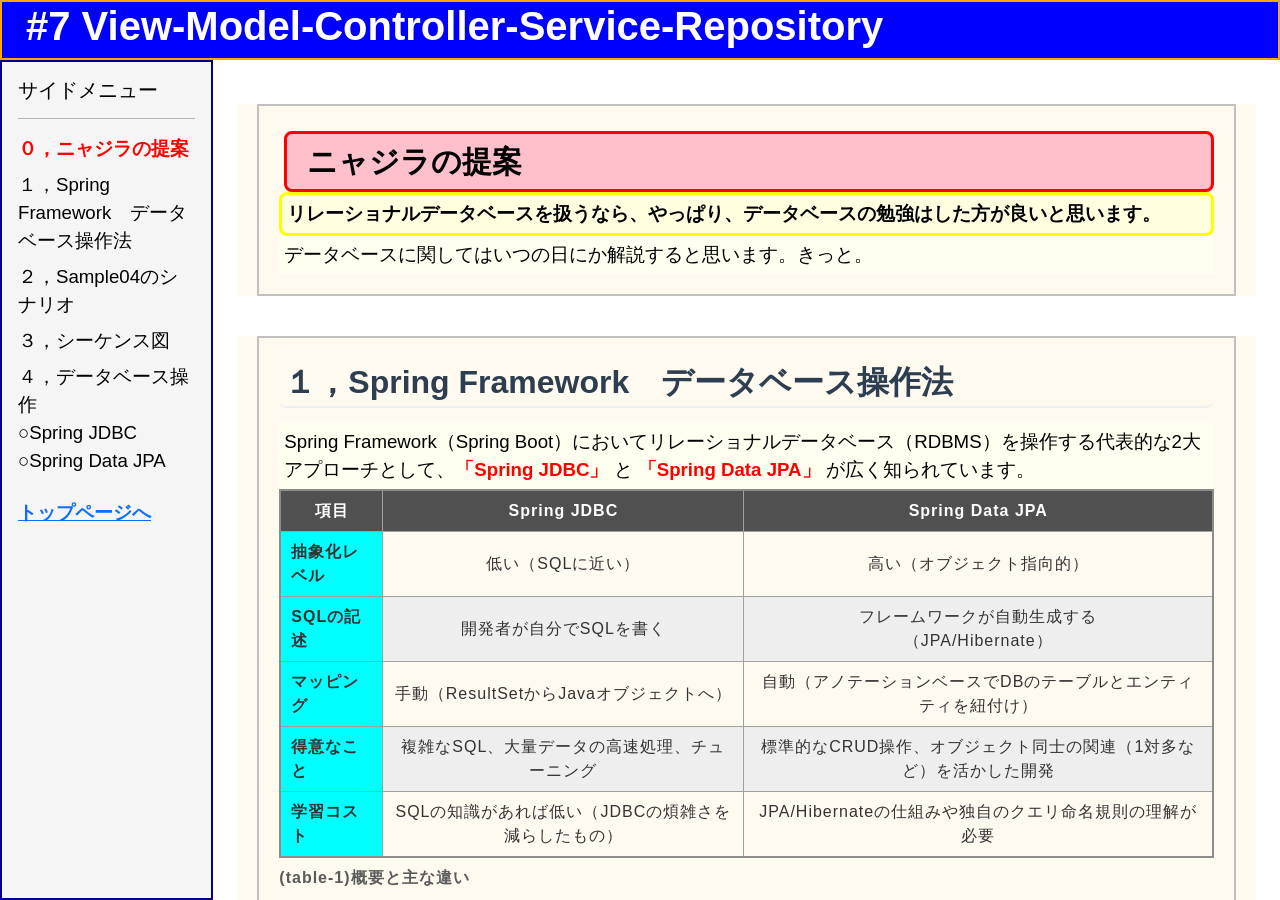
<file: Chapter7/Chapter7_back.html>
<!DOCTYPE html>
<html lang="ja">
    <head>
        <meta charset="UTF-8">
        <meta name="viewport" content="width=device-width, initial-scale=1.0">
        <title>Repository</title>
        <!-- Bootstrap 5 CDNの読み込み -->
        <link href="https://cdn.jsdelivr.net/npm/bootstrap@5.3.0/dist/css/bootstrap.min.css" rel="stylesheet">
        <!-- 独自のカスタムCSS -->
        <link rel="stylesheet" href="../CSS/style01.css">
        <link rel="stylesheet" href="../CSS/explanationDesign.css">
        <link rel="stylesheet" href="../CSS/table.css">
        <link rel="stylesheet" href="../H2DataBase/H2CSS/boxdesign.css">
        <link rel="stylesheet" href="./Chapter7CSS/styleChapter7.css">
        <link rel="stylesheet" href="./Chapter7CSS/chap7Table.css">
    </head>

    <body class="d-flex flex-column vh-100 overflow-hidden">

        <!-- ヘッダー (固定) -->
        <header class="custom-header text-white px-4 d-flex align-items-center flex-shrink-0">
            <h1><b>#7 View-Model-Controller-Service-Repository</b></h1>
        </header>

        <!-- メインコンテンツエリア (12分割) -->
        <div class="container-fluid flex-grow-1 overflow-hidden p-0">
            <div class="row h-100 g-0">
                
                <!-- 左サイドメニュー (2/12 = 約16.7%) -->
                <nav class="col-2 custom-sidebar text-black p-3 overflow-auto h-100">
                    <h5>サイドメニュー</h5>
                    <hr>
                    <ul class="nav flex-column">
                        <li class="nav-item mb-2"><a href="#section1" class="nav-link text-black p-0"><b class="RedChar">０，ニャジラの提案</b></a></li>
                        <li class="nav-item mb-2"><a href="#section2" class="nav-link text-black p-0">１，Spring Framework　データベース操作法</a></li>
                        <li class="nav-item mb-2"><a href="#section3" class="nav-link text-black p-0">２，Sample04のシナリオ</a></li>
                        <li class="nav-item mb-2"><a href="#section4" class="nav-link text-black p-0">３，シーケンス図</a></li>
                        <li class="nav-item mb-2"><a href="#section5" class="nav-link text-black p-0">４，データベース操作</a>
                            <p>○Spring JDBC<br>
                               ○Spring Data JPA</p>
                        </li>
                    </ul>
                    <div>
                        <b><a href="../index.html">トップページへ</a></b>
                    </div>
                </nav>

                <!-- 中央の解説エリア (10/12 = 約83.3% ※ここがスクロール) -->
                <main class="col-10 custom-main p-4 overflow-y-auto h-100">
                    <section id="section1" class="content-section">
                        <div class="Box_Container">
                            <div class="midasiRed">
                                ニャジラの提案
                            </div>
                            <div class="midasi3Yellow">
                                リレーショナルデータベースを扱うなら、やっぱり、データベースの勉強はした方が良いと思います。
                            </div>
                            <div class="box_normal">
                                データベースに関してはいつの日にか解説すると思います。きっと。
                            </div>
                        </div>
                    </section>

                    <!-- １，Spring Framework　データベース操作法 -->
                    <section id="section2" class="content-section">
                        <div class="Box_Container">
                            <h2 class="content-section h2">１，Spring Framework　データベース操作法</h2>
                            <div class="box_normal">
                                Spring Framework（Spring Boot）においてリレーショナルデータベース（RDBMS）を操作する代表的な2大アプローチとして、<b class="RedChar">「Spring JDBC」</b> と <b class="RedChar">「Spring Data JPA」</b> が広く知られています。
                            </div>
                            <div>
                                <table>
                                    <caption>
                                        <b>(table-1)概要と主な違い</b>
                                    </caption>
                                    <thead>
                                        <tr>
                                            <th scope="col">項目</th>
                                            <th scope="col">Spring JDBC</th>
                                            <th scope="col">Spring Data JPA</th>
                                        </tr>
                                    </thead>
                                    <tbody>
                                        <tr>
                                            <th scope="row">抽象化レベル</th>
                                            <td>低い（SQLに近い）</td>
                                            <td>高い（オブジェクト指向的）</td>
                                        </tr>
                                        <tr>
                                            <th scope="row">SQLの記述</th>
                                            <td>開発者が自分でSQLを書く</td>
                                            <td>フレームワークが自動生成する<br>（JPA/Hibernate）</td>
                                        </tr>
                                        <tr>
                                            <th scope="row">マッピング</th>
                                            <td>手動（ResultSetからJavaオブジェクトへ）</td>
                                            <td>自動（アノテーションベースでDBのテーブルとエンティティを紐付け）</td>
                                        </tr>
                                        <tr>
                                            <th scope="row">得意なこと</th>
                                            <td>複雑なSQL、大量データの高速処理、チューニング</td>
                                            <td>
                                                標準的なCRUD操作、オブジェクト同士の関連（1対多など）を活かした開発
                                            </td>
                                        </tr>
                                        <tr>
                                            <th scope="row">学習コスト</th>
                                            <td>SQLの知識があれば低い（JDBCの煩雑さを減らしたもの）</td>
                                            <td>
                                                JPA/Hibernateの仕組みや独自のクエリ命名規則の理解が必要
                                            </td>
                                        </tr>
                                    </tbody>
                                </table>
                            </div>
                            <div>
                                最初に<b class="RedChar">「Spring JDBC」</b>、次に <b class="RedChar">「Spring Data JPA」</b>の解説をしていきます。<br>
                            </div>
                        </div>
                    </section>

                    <!--１，シナリオ-->
                    <section id="section3" class="content-section">
                        <div class="Box_Container">
                            <h2 class="content-section h2">２，Sample04のシナリオ</h2>
                            <div class="Box_Normal">
                                【主旨】<br>
                                Spring MVC で言う、<b class="RedChar">Repository</b>の使い方の概要を解説します。
                            </div>
                            <div class="Box_Normal">
                                Spring MVC（およびSpring Boot/Spring Data）のアーキテクチャにおいて、リポジトリ（Repository）は、データベースや外部ストレージなどのデータ永続化層とのやり取りを専門に行うコンポーネント（層）です。<br>
                                アーキテクチャ全体の中では、ビジネスロジックを担うサービス層（Service）と、データベースの間に位置し、データアクセスの詳細をカプセル化する役割を持ちます。
                            </div>
                            <div class="box_Scenario">
                                <pre>
Sample04 シナリオ
	１，ブラウザから http://localhost:8080/newmember へ GETリクエストを送信する。
	２，Sample04Controller の @GetMapping("/newmember") アノテーションがついたメソッド sample0401() が起動する。
	３，sample0401() は、空の MemberForm インスタンスを Model に追加し、newmember.html に遷移する。
        MemberFormは、下記の様に定義している。
	４，newmember.html は、Thymeleaf を用いて作成され、Model のフォームデータを画面にバインドする。
        ただし、年齢は後で計算するので、ここでは、表示しない。
	５，ユーザーはブラウザから必要事項を入力し、サーバーに送信する。
	６，Sample04Controller の @PostMapping("/newmemberResult") アノテーションがついたメソッド sample0401Result() が起動する。
        sample0401Result() は、クライアントから送られてきた値（フォームデータ）を受け取る。
        Service の sample0401Service に <b class="BlueChar">フォームデータを引数として渡す</b>。
	７，sample0401Service は、受け取った生年月日から年齢を計算する。
        sample0401Service 内で<b class="BlueChar">受け取ったフォームデータ（MemberForm）の age フィールドに、計算した年齢をセット（格納）する。</b>
        sample0401Service は、sample0401Repository に<b class="BlueChar">フォームデータを渡す。</b>
	<b class="RedChar">８，sample0401Repository は受け取ったフォームデータをH2データベースに書き込む。
        データベースに書き込み成功した場合は 0 を返す。失敗した場合は -1 を返す。</b>
	9, sample0401Service は、<b class="GreenChar">リポジトリの戻り値が 0 なら「年齢がセットされたフォームデータ」を、-1 の場合は -1 を Controller に返す。</b>
	10，sample0401Result() は、<b class="BlueChar">-1 でなければ、Model にフォームデータ（または年齢）をセットし、newMemberResult.html に遷移する。</b>
        -1 の場合、error01.html に遷移する。
	11，newMemberResult.html は、Model に渡されたデータを Thymeleaf で展開し表示する。
        ここで初めて、計算した年齢を表示する。
	12,error01.html には、「データベースへの書き込みに失敗しました。」を表示する。
	13，処理を終了する。

	MemberFormは下記の様に定義している。
	public class MemberForm {
		private String kanjiSei;   // 漢字姓
		private String kanjiMei;   // 漢字名
		private String kanaSei;    // カナ姓
		private String kanaMei;    // カナ名
		private String birthDate;  // 生年月日(yyyy-mm-dd 形式)
		private String age;	 //年齢
		private String postalCode; // 郵便番号
		private String address;    // 住所
	}
                                </pre>

                            </div>
                        </div>
                    </section>

                    <!-- Section 3-->
                    <section id="section4" class="content-section">
                        <div class="Box_Container">
                            <h2 class="content-section h2">３，シーケンス図</h2>
                            <div class="box_normal_IMG">
                                <img src="./Chap7IMG/Sample04シーケンス図.png" alt="Sample04のシーケンス図">
                            </div>
                            <div class="box_normal">
                                だいぶごちゃごちゃしてきました。<br>
                                何度も申し上げますが、きれいに書くのが目的ではありません。<br>
                                どういう流れで処理をするのかをシミュレーションするのが目的なのです。
                            </div>
                        </div>
                    </section>

                    <!-- Section ４-->
                    <section id="section5" class="content-section">
                        <div class="Box_Container">
                            <h2 class="content-section h2">４，データベース操作</h2>
                        </div>
                        <div class="box_normal">
                            <p><a href="Chapter7Jdbc.html">○Spring JDBCの使い方</a></p><br>
                            <p>○Spring Data JPA</p>
                        </div>
                    </section>

                </main>
            </div>
        </div>
    </body>
</html>
</file>
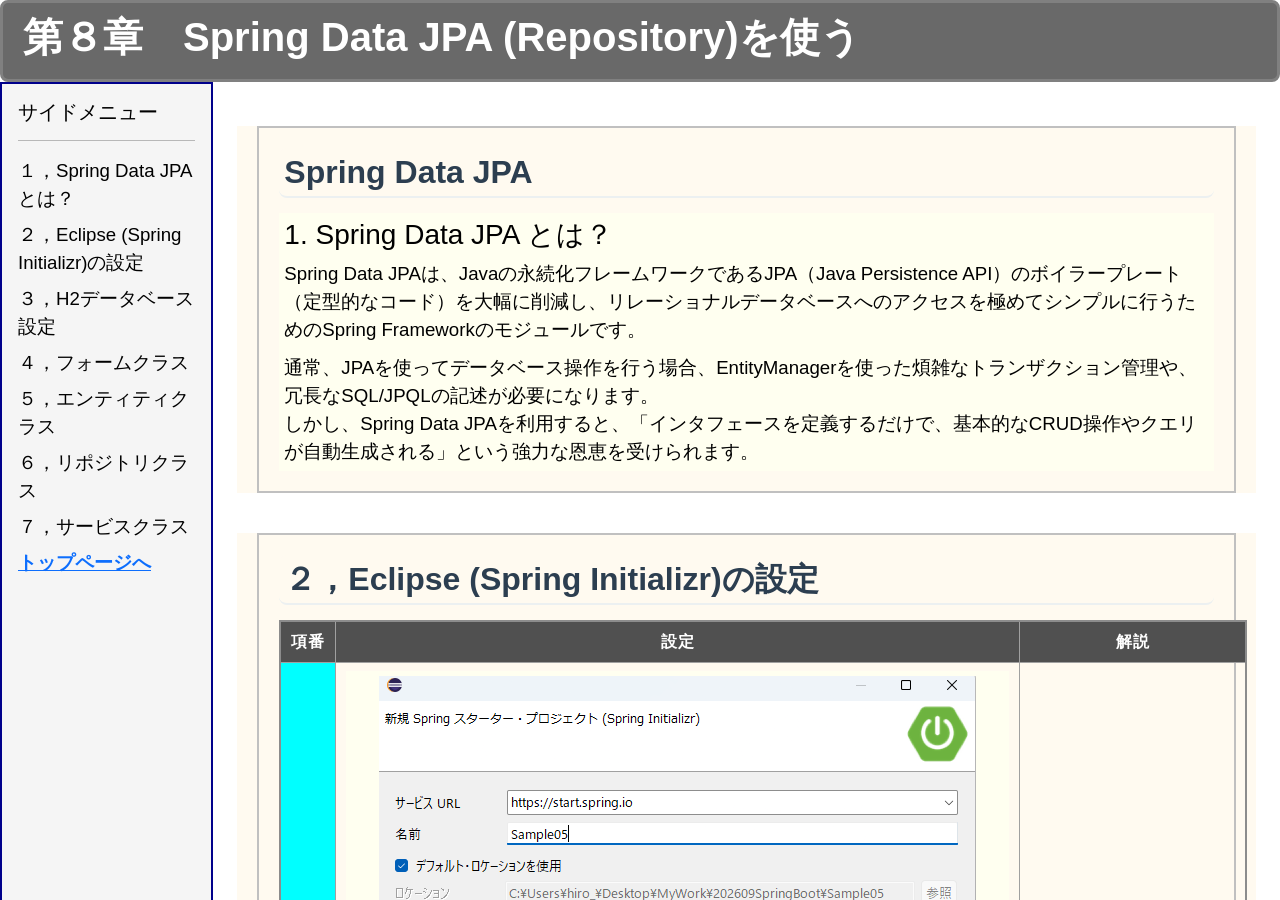
<file: Chapter8/Chapter8JPA.html>
<!DOCTYPE html>
<html lang="ja">
    <head>
        <meta charset="UTF-8">
        <meta name="viewport" content="width=device-width, initial-scale=1.0">
        <meta name="description" content="Spring BootのSpring Data JPAを使ったデータベース操作（Insert処理）の基本を分かりやすく解説。H2データベースの設定からフォーム、リポジトリ、サービスクラス、コントローラー、Thymeleafテンプレートまでの実装手順を網羅。">

        <title>Spring Boot入門：Spring Data JPAとRepositoryの実装方法</title>

        <!-- Bootstrap 5 CDNの読み込み -->
        <link href="https://cdn.jsdelivr.net/npm/bootstrap@5.3.0/dist/css/bootstrap.min.css" rel="stylesheet">
        <!-- 独自のカスタムCSS -->
        <link rel="stylesheet" href="../CSS/style01.css">
        <link rel="stylesheet" href="../CSS/explanationDesign.css">
        <link rel="stylesheet" href="../CSS/table.css">
        <link rel="stylesheet" href="../H2DataBase/H2CSS/boxdesign.css">
        <link rel="stylesheet" href="../Chapter7/Chapter7CSS/styleChapter7.css">
        <link rel="stylesheet" href="../Chapter7/Chapter7CSS/chap7Table.css">
    </head>

    <body class="d-flex flex-column vh-100 overflow-hidden">

        <!-- ヘッダー (固定) -->
<!--
        <header class="custom-header text-white px-4 d-flex align-items-center flex-shrink-0">
            <h1><b>第８章　Spring Data JPA (Repository)を使う </b></h1>
        </header>
-->
        <!-- メインコンテンツエリア (12分割) -->
        <div class="container-fluid flex-grow-1 overflow-hidden p-0">
            <div class="box_gray"><h1><b>第８章　Spring Data JPA (Repository)を使う </b></h1></div>

            <div class="row h-100 g-0">
                
                <!-- 左サイドメニュー (2/12 = 約16.7%) -->
                <nav class="col-2 custom-sidebar text-black p-3 overflow-auto h-100">
                    <h5>サイドメニュー</h5>
                    <hr>
                    <ul class="nav flex-column">
                        <li class="nav-item mb-2"><a href="#section1" class="nav-link text-black p-0">１，Spring Data JPA とは？</b></a></li>
                        <li class="nav-item mb-2"><a href="#section2" class="nav-link text-black p-0">２，Eclipse (Spring Initializr)の設定</b></a></li>
                        <li class="nav-item mb-2"><a href="#section3" class="nav-link text-black p-0">３，H2データベース設定</a></li>
                        <li class="nav-item mb-2"><a href="#section4" class="nav-link text-black p-0">４，フォームクラス</a></li>
                        <li class="nav-item mb-2"><a href="#section5" class="nav-link text-black p-0">５，エンティティクラス</a></li>
                        <li class="nav-item mb-2"><a href="#section6" class="nav-link text-black p-0">６，リポジトリクラス</a></li>
                        <li class="nav-item mb-2"><a href="#section7" class="nav-link text-black p-0">７，サービスクラス</a></li>

                    </ul>
                    <div>
                        <b><a href="../index.html">トップページへ</a></b>
                    </div>
                </nav>

                <!-- 中央の解説エリア (10/12 = 約83.3% ※ここがスクロール) -->
                <main class="col-10 custom-main p-4 overflow-y-auto h-100">
                    <section id="section1" class="content-section">
                        <div class="Box_Container">
                            <h2 class="content-section h2">Spring Data JPA</h2>
                            <div class="box_normal">
                                <h3>1. Spring Data JPA とは？</h3>
                                Spring Data JPAは、Javaの永続化フレームワークであるJPA（Java Persistence API）のボイラープレート（定型的なコード）を大幅に削減し、リレーショナルデータベースへのアクセスを極めてシンプルに行うためのSpring Frameworkのモジュールです。
                            </div>
                            <div class="box_normal">
                                通常、JPAを使ってデータベース操作を行う場合、EntityManagerを使った煩雑なトランザクション管理や、冗長なSQL/JPQLの記述が必要になります。<br>しかし、Spring Data JPAを利用すると、「インタフェースを定義するだけで、基本的なCRUD操作やクエリが自動生成される」という強力な恩恵を受けられます。
                            </div>
                        </div>
                    </section>

                    <section id="section2" class="content-section">
                        <div class="Box_Container">
                            <h2 class="content-section h2">２，Eclipse (Spring Initializr)の設定</h2>
                            <div>
                                <table>
                                    <caption>
                                        <b>２，Eclipse (Spring Initializr)の設定</b>
                                    </caption>
                                    <thead>
                                        <tr>
                                            <th scope="col" style="white-space: nowrap; width: 1%;">項番</th>
                                            <th scope="col">設定</th>
                                            <th scope="col">解説</th>
                                        </tr>
                                    </thead>
                                    <tbody>
                                        <tr>
                                            <th scope="row" style="text-align: center;">１</th>
                                            <td>
                                                <div class="box_normal_IMG">
                                                    <img src="./Chap8IMG/Eclipse01.png" alt="Spring Bootプロジェクト作成時のSpring Initializrの設定画面">
                                                </div>

                                            </td>
                                            <td class="tdLeft">
                                                    プロジェクト名：<b>Sample05</b><br>
                                                    <b>青枠は、確認してください。</b><br>特に、<b class="GreenChar">タイプ：</b>
                                            </td>
                                        </tr>
                                        <tr>
                                            <th scope="row" style="text-align: center;">２</th>
                                            <td>
                                                <div class="box_normal_IMG">
                                                    <img src="./Chap8IMG/Eclipse02.png" alt="Spring Bootプロジェクト作成時の依存関係の設定画面">
                                                </div>
                                            </td>
                                            <td class="tdLeft"><p>依存関係（Dependencies）を追加します。</p>
                                                <p>
                                                <b class="BlueChar">１，Spring Boot DevTools：</b>開発を効率的に進めるための便利な機能を集めた開発者向けツール（モジュール）<br>
                                                <b class="BlueChar">２，Spring Web (Web)：</b>Webアプリケーションやコントローラーを作成するため<br>
                                                <b class="BlueChar">３，Thymeleaf(Templates)：</b>HTMLテンプレート（newmember.html など）を扱うため<br>
                                                <b class="BlueChar">４，Spring Data JPA (I/O)：</b>H2データベースへのデータ保存やリポジトリ操作を簡単に行うため<br>
                                                <b class="BlueChar">５，H2 Database (I/O)：</b>インメモリデータベースであるH2を利用するため<br>
                                                <b class="BlueChar">６，Lombok (Developer Tools)：</b>Getter/Setterなどを自動生成するため
                                                </p>
                                            </td>
                                        </tr>
                                        <tr>
                                            <th scope="row" style="text-align: center;">３</th>
                                            <td>
                                                <div class="box_normal_IMG">
                                                    <img src="./Chap8IMG/Eclipse04_最初のフォルダ構成.png" alt="Spring Bootプロジェクト作成後の最初のフォルダ構成">
                                                </div>
                                            </td>
                                            <td class="tdLeft">
                                                最初のパッケージ構成です。開発上、いくつかパッケージを作成して頂きます。
                                            </td>
                                        </tr>
                                        <tr>
                                            <th scope="row" style="text-align: center;">４</th>
                                            <td>
                                                <div class="box_normal_IMG">
                                                    <img src="./Chap8IMG/構成.png" alt="Sample05のパッケージ構成">
                                                </div>
                                            </td>
                                            <td class="tdLeft">
                                                最終的なパッケージ構成です。
                                            </td>
                                        </tr>
                                    </tbody>
                                </table>
                            </div>
                            <div>
                                <b class="RedChar">「Spring Data JPA」</b>使用時の設定例です。<br>
                            </div>
                        </div>
                    </section>

                    <!--３，H2データベース設定-->
                    <section id="section3" class="content-section">
                        <div class="Box_Container">
                            <h2 class="content-section h2">３，H2データベース設定</h2>
                            <div class="Box_Normal">
                                <b>src/main/resources/application.properties</b><br>
                                H2データベースの設定例です。上記のファイルにデータベースの設定を書き込んでください。<br>
                                他のDB（以降、データベースをDBと表記します）も同様の設定をしますが、設定がわからない場合は優秀なAIさんに聞いて見てください。
                            </div>
                            <div class="program-box">
                                spring.datasource.url=jdbc:h2:mem:testdb<br>
                                spring.datasource.driverClassName=org.h2.Driver<br>
                                spring.datasource.username=sa<br>
                                spring.datasource.password=<br>
                                spring.jpa.database-platform=org.hibernate.dialect.H2Dialect<br>
                                spring.jpa.hibernate.ddl-auto=update<br>
                                spring.h2.console.enabled=true<br>
                            </div>
                        </div>
                    </section>

                    <!--４，フォームクラス-->
                    <section id="section4" class="content-section">
                        <div class="Box_Container">
                            <h2 class="content-section h2">４，フォームクラス (com/example/demo/form/MemberForm.java)</h2>
                            <div class="Box_Normal">
                                <p>Lombokの @Data を使用したフォーム定義です。</p>
                                <p>Spring BootをはじめとするWebアプリケーション開発において、フォームクラス（Form）は、「ブラウザ（ユーザー）から送信されたデータを受け取り、画面とサーバーの間でやり取りするための専用クラス」です。</p>
                                <p>Spring MVCの Modelになります。コントローラーから画面（HTML）へ、そのデータを「運ぶためのトレイや入れ物」。</p>
                            </div>
                            <div class="program-box">
                                <pre>
package com.example.demo.form;

import lombok.Data;

@Data
public class MemberForm {
    private String kanjiSei;   // 漢字姓
    private String kanjiMei;   // 漢字名
    private String kanaSei;    // カナ姓
    private String kanaMei;    // カナ名
    private String birthDate;  // 生年月日(yyyy-mm-dd 形式)
    private String age;        // 年齢
    private String postalCode; // 郵便番号
    private String address;    // 住所
}
                                </pre>
                            </div><br>
                            <div class="box_gray">
                                <b class="RedChar">@Data</b>：Lombokのアノテーションで、<br>
                                このアノテーションをクラスに付けると、<br>
                                1. フィールドのGetter/Setterメソッド<br>
                                2. toString()メソッド<br>
                                3. equals()メソッド<br>
                                4. hashCode()メソッド<br>
                                5. コンストラクタ（引数なし）<br>
                                が自動的に生成されます。<br>
                                これにより、コードの冗長性が減り、可読性が向上します。
                            </div>
                        </div>
                    </section>

                    <!--５，フォームクラス-->
                    <section id="section5" class="content-section">
                        <div class="Box_Container">
                            <h2 class="content-section h2">エンティティクラス (com/example/demo/entity/MemberEntity.java)</h2>
                            <div class="Box_Normal">
                                <p>H2データベースのテーブルとマッピングするためのEntityクラスです。</p>
                                <p>Spring Boot（およびJPA / Hibernate）におけるエンティティクラス（Entity）は、「データベースのテーブルと、Javaのオブジェクト（インスタンス）を1対1で対応づけるためのクラス」です。</p>
                                <p>オブジェクト指向のプログラム（Java）と、リレーショナルデータベース（H2やMySQLなど）の橋渡しをする最も重要な役割を持っています。</p>
                            </div>
                            <div class="midasimidasi2-2"><h3>Spring Bootでのテーブル自動生成の仕組み</h3></div>
                            <div class="box_normal_waku">
                                <p>Spring Boot（Spring Data JPAとHibernate）を使用している場合、設定を行うことでアプリケーションの起動時にエンティティークラス（@Entity）を読み取り、対応するデータベースのテーブルを自動で作成・更新することができます。</p>
                            </div>
                            <div class="program-box">
                                <pre>
package com.example.demo.entity;

import jakarta.persistence.Entity;
import jakarta.persistence.GeneratedValue;
import jakarta.persistence.GenerationType;
import jakarta.persistence.Id;
import jakarta.persistence.Table;
import lombok.Data;

@Entity
@Table(name = "members")
@Data
public class MemberEntity {
    @Id
    @GeneratedValue(strategy = GenerationType.IDENTITY)
    private Long id;
    private String kanjiSei;
    private String kanjiMei;
    private String kanaSei;
    private String kanaMei;
    private String birthDate;
    private String age;
    private String postalCode;
    private String address;
}
                                </pre>
                            </div><br>
                            <div  class="Box_Normal">
                                <div class="midasi3Yellow"><h4>主要なアノテーションの意味</h4></div>
                                <table>
                                    <caption>
                                        <b>主要なアノテーションの意味</b>
                                    </caption>
                                    <thead>
                                        <tr>
                                            <th scope="col" style="white-space: nowrap; width: 1%;">項番</th>
                                            <th scope="col">設定</th>
                                            <th scope="col">解説</th>
                                        </tr>
                                    </thead>
                                    <tbody>
                                        <tr>
                                            <th scope="row" style="text-align: center;">１</th>
                                            <td class="tdLeft">
                                                    @Entity
                                            </td>
                                            <td class="tdLeft">
                                                これがないとSpring Boot（JPA）がデータベース用クラスとして認識してくれません。
                                            </td>
                                        </tr>
                                        <tr>
                                            <th scope="row" style="text-align: center;">２</th>
                                            <td class="tdLeft" style="white-space: nowrap; width: 1%;">
                                                    @Table(name = "テーブル名")
                                            </td>
                                            <td class="tdLeft">
                                                <p>Javaのクラス名とデータベースのテーブル名が異なる場合や、明示的に指定したい場合に記述します。</p>
                                            </td>
                                        </tr>
                                        <tr>
                                            <th scope="row" style="text-align: center;">３</th>
                                            <td class="tdLeft">
                                                    @Id
                                            </td>
                                            <td class="tdLeft">
                                                最初のパッケージ構成です。開発上、いくつかパッケージを作成して頂きます。
                                            </td>
                                        </tr>
                                        <tr>
                                            <th scope="row" style="text-align: center;">４</th>
                                            <td class="tdLeft">
                                                @GeneratedValue
                                            </td>
                                            <td class="tdLeft">
                                                IDの自動採番ルールを指定します（IDENTITYはデータベース側に自動採番をお任せする設定です）。
                                            </td>
                                        </tr>
                                        <tr>
                                            <th scope="row" style="text-align: center;">５</th>
                                            <td class="tdLeft" style="white-space: nowrap; width: 1%;">
                                                @Column(name = "カラム名")
                                            </td>
                                            <td class="tdLeft">
                                                （必要に応じて）Javaのフィールド名とDBのカラム名が異なる場合や、NOT NULL制約・長さなどを指定したい場合に付けます（一致している場合は省略可能）。
                                            </td>
                                        </tr>
                                    </tbody>
                                </table>
                            </div>

                            <div  class="Box_Normal">
                                <div class="midasi3Yellow"><h4>フォームクラスとエンティティクラスの違い</h4></div>
                                <table>
                                    <caption>
                                        <b>フォームクラスとエンティティクラスの違い</b>
                                    </caption>
                                    <thead>
                                        <tr>
                                            <th scope="col" style="white-space: nowrap; width: 1%;">項番</th>
                                            <th scope="col">項目</th>
                                            <th scope="col">フォームクラス (MemberForm)</th>
                                            <th scope="col">エンティティクラス (MemberEntity)</th>
                                        </tr>
                                    </thead>
                                    <tbody>
                                        <tr>
                                            <th scope="row" style="text-align: center;">１</th>
                                            <td class="tdLeft">
                                                    主な役割
                                            </td>
                                            <td class="tdLeft">
                                                画面（HTML）とコントローラー間でのデータの受け渡し
                                            </td>
                                            <td class="tdLeft">
                                                データベース（DB）のテーブルと1対1でのデータの保存・管理
                                            </td>
                                        </tr>
                                        <tr>
                                            <th scope="row" style="text-align: center;">２</th>
                                            <td class="tdLeft" style="white-space: nowrap; width: 1%;">
                                                    データの形式
                                            </td>
                                            <td class="tdLeft">
                                                <p>全て String などで受け取ることが多い</p>
                                            </td>
                                            <td class="tdLeft">
                                                <p>DBの型（数値、日付、文字列など）やリレーションを正確に反映する</p>
                                            </td>
                                        </tr>
                                        <tr>
                                            <th scope="row" style="text-align: center;">３</th>
                                            <td class="tdLeft">
                                                    ライフサイクル
                                            </td>
                                            <td class="tdLeft">
                                                リクエスト単位で生成・破棄される
                                            </td>
                                            <td class="tdLeft">
                                                DB永続化やトランザクションの文脈で長く扱われる
                                            </td>
                                        </tr>
                                    </tbody>
                                </table>
                            </div>
                            <div>
                                今回のシナリオのように、<br>
                                <ol>
                                    <li>フォームでブラウザから値を受け取る</li>
                                    <li>サービスクラスで年齢などを計算する</li>
                                    <li>フォームの値をエンティティに詰め替えて、リポジトリ経由でDBに保存する</li>
                                </ol>
                                という手順を踏むのが、Spring Bootの標準的な設計スタイルになります。
                            </div>
                            <div  class="Box_Normal">
                                <div class="midasi3Yellow"><h4>Hibernateとは</h4></div>
                                <div>
                                    Hibernateとは「Javaのプログラムとデータベースの間で、SQLの翻訳やデータの出し入れを裏でぜんぶ自動化して助けてくれる、超優秀な裏方プログラム」です。
                                </div>
                            </div>
                        </div>
                    </section>

                    <!--- ６，リポジトリ --->
                    <section id="section6" class="content-section">
                        <div class="Box_Container">
                            <h2 class="content-section h2">リポジトリ (com/example/demo/repository/Sample05Repository.java)</h2>
                            <div class="program-box">
                                <pre>
package com.example.demo.repository;

import org.springframework.data.jpa.repository.JpaRepository;
import org.springframework.stereotype.Repository;
import com.example.demo.entity.MemberEntity;

<b class="RedChar">@Repository</b>
public <b class="BlueChar">interface</b> Sample05Repository <b class="BlueChar">extends JpaRepository&lt;MemberEntity, Long&gt;</b> {
}
                                </pre>
                            </div><br>
                            <div class="class="Box_Normal"">
                                不思議なプログラムですよね。<br>
                                <b class="RedChar">interface</b>ですもんね。<br>
                                <p>データベースへの保存や検索（SQLの実行）を自動で行ってくれる、専用の窓口（インターフェース）なんですよ。</p>
                                じゃあ、分解していきましょう。
                            </div><br>
                            <div>
                                <div>
                                    <div class="midasi3Yellow">
                                        １，@Repository
                                    </div>
                                    <div class="class="Box_Normal"">
                                        このインターフェースがデータアクセス層（Spring Data JPAのコンポーネント）であることをSpring Bootに伝えるアノテーションです。<br>例外の自動変換などの機能も提供されます。
                                    </div>
                                </div><br>

                                <div>
                                    <div class="midasi3Yellow">
                                        ２，public interface Sample05Repository
                                    </div>
                                    <div class="class="Box_Normal"">
                                        クラスではなく<b class="RedChar">インターフェースとして定義しています。</b><br>
                                        <b class="RedChar">Spring Data JPAでは、メソッドの「中身（実装）」を自分で書く必要がありません。</b><br>
                                        <b class="BlueChar">インターフェースを定義するだけで、Springが自動的に実装クラスを裏側で動的に生成してくれます。</b>
                                    </div>
                                </div><br>

                                <div class="midasi3Yellow">
                                    ３，extends JpaRepository&lt;MemberEntity, Long&gt; は何？
                                </div>
                                <div class="class="Box_Normal"">
                                    <p>
                                        <b class="BlueChar">1. データベース操作の「命令書（メソッド）」を準備している</b>
                                            <b class="RedChar">extends JpaRepository&lt;MemberEntity, Long&gt;</b> を書くだけで、<b class="RedChar">Spring Data JPAがあらかじめ用意してくれている以下のような基本的なデータベース操作（CRUD）のメソッドが全て自動で使えるようになります。</b>
                                            <ol>
                                                <li><b>save(...)：</b>データの新規登録（Insert）や更新（Update）</li>
                                                <li><b>findById(...)：</b>IDを指定した1件検索（Select）</li>
                                                <li><b>findAll()：</b>全件取得（Select）</li>
                                                <li><b>deleteById(...)：</b>IDを指定した削除（Delete）</li>
                                            </ol>
                                            <b>中身のメソッドを自分で1行も書かなくても、これらの機能がすぐに使えるのが最大のメリットです。</b>
                                    </p>
                                </div>
                            </div>

                            <div>
                                <div class="class="Box_Normal"">
                                    <p>
                                        <b class="BlueChar">2. 「どのテーブルを」「どんな型で」扱うかを指定している</b><br>
                                        <b class="BlueChar">JpaRepository&lt;MemberEntity, Long&gt;</b> の<b> <> の中身によって、Repositoryに対して以下の指示を出しています。</b><br>
                                        <ol>
                                            <li><b>MemberEntity：</b>このリポジトリは、どのエンティティ（テーブル）を操作対象にするか（今回は会員テーブル）</li>
                                            <li><b>Long：</b>そのテーブルの主キー（ID）のデータ型は何か</li>
                                        </ol>
                                        これによって、Repositoryが「どのデータベースのテーブルに対してSQLを組み立てればいいか」を正確に認識できるようになります。                                    </p>
                                </div>
                            </div>
                        </div>
                    </section>

                    <!--６，サービスクラス-->
                    <section id="section7" class="content-section">
                        <div class="Box_Container">
                            <h2 class="content-section h2">サービスクラス (com/example/demo/service/Sample05Service.java)</h2>
                            <div class="Box_Normal">
                                生年月日から年齢を計算し、リポジトリを介してDBに保存、成功時はフォームデータを、失敗時は -1 を返却します。
                            </div>
                            <div class="program-box">
                                <pre>
package com.example.demo.service;

import java.time.LocalDate;
import java.time.Period;
import java.time.format.DateTimeFormatter;

import org.springframework.beans.factory.annotation.Autowired;
import org.springframework.stereotype.Service;

import com.example.demo.entity.MemberEntity;
import com.example.demo.form.MemberForm;
import com.example.demo.repository.Sample05Repository;

<b class="RedChar">@Service</b>
public class Sample05Service {

    <b class="RedChar">@Autowired
    private Sample05Repository sample0501Repository;</b>    <b class="GreenChar">//Sample05Repository を注入している（インジェクションしている）と言います。</b>
                                                        <b class="GreenChar">//「依存性の注入（Dependency Injection：DI）」 と呼ばれ、
                                                        //Spring FrameworkやSpring Bootの中核をなす非常に重要な仕組みです。</b>

    public <b class="RedChar">Object</b> sample0501Service(MemberForm form) {    <b class="GreenChar">//戻り値がObject型である理由はわかりますか？</b>
        try {
            // 1. 生年月日から年齢を計算
            LocalDate birth = LocalDate.parse(form.getBirthDate(), DateTimeFormatter.ofPattern("yyyy-MM-dd"));
            LocalDate now = LocalDate.now();
                int ageInt = Period.between(birth, now).getYears();

                form.setAge(String.valueOf(ageInt));    <b class="GreenChar">//年齢を計算</b>

            // 2. Entityに値を詰め替え
            MemberEntity entity = new MemberEntity();
                entity.setKanjiSei(form.getKanjiSei());
                entity.setKanjiMei(form.getKanjiMei());
                entity.setKanaSei(form.getKanaSei());
                entity.setKanaMei(form.getKanaMei());
                entity.setBirthDate(form.getBirthDate());
                entity.setAge(form.getAge());
                entity.setPostalCode(form.getPostalCode());
                entity.setAddress(form.getAddress());

            <b class="RedChar">// 3. データベースに書き込み
            sample0501Repository.save(entity);</b>
            <b class="BlueChar">
            // 成功時は 0 相当の処理として年齢がセットされたフォームを返す（あるいは0を表現）
            // ここでは Controller 側で -1 かどうかを判別できるようフォームオブジェクトを返却します</b>  <b class="midasi4">これが戻り値が　Object　である理由です。</b>
            return form;
        } catch (Exception e) {
            // 失敗時は -1 を返す
            return -1;
        }
    }
}
                                </pre>
                            </div><br>
                        </div>
                    </section>

                </main>

            </div>
        </div>
    </body>
</html>
</file>
<file: CSS/style01.css>
/*******************************************************************************
 *  全体のデザイン
 ******************************************************************************/
/*----------------------------------------------------------------------------------
* ページ全体のデザイン
*----------------------------------------------------------------------------------*/
body {
    font-family: "メイリオ", Meiryo, sans-serif;
    font-size: 14pt;
}

/*----------------------------------------------------------------------------------
* ヘッダーのデザイン
*----------------------------------------------------------------------------------*/
header {
    background-color:floralwhite;/* 背景色 */
    border: 2px solid orange;    /* 例：太さ 2px / 実線 / 黒色 */
    padding: 20px;
    width: 100%;
}

        /* ボックス（コンテナ） */
        .header-box {
            max-width: 1200px;        /* ボックスの最大幅（任意で調整してください） */
            margin: 0 auto;                /* 左右中央に配置 */
            display: flex;                     /* 内部の要素を横並びにする */
            justify-content: flex-end;  /* 中身を右端に寄せる */
            align-items: flex-start;      /* 上揃えにする場合 */
        }

        /* お問い合わせコンテンツ部分のスタイル調整（必要に応じて） */
        .contact-area {
            text-align: left; /* テキスト自体は左揃えにする場合 */
        }

        .contact-area b {
            font-size: 1.1em;
        }

        .contact-area p {
            margin: 5px 0;
            font-size: 0.9em;
        }

        .contact-area a {
            color: #0066cc;
            text-decoration: none;
        }

        .contact-area a:hover {
            text-decoration: underline;
        }

/*----------------------------------------------------------
 *  Box二等分　ボックスの中にボックスを並列して置く
 *---------------------------------------------------------*/
    /* 親コンテナ */
    .header_container {
        display: flex; /* 横並びにする */
        width: 100%;   /* 横幅いっぱいに広げる */
        /*border: 1px solid #ccc; /* 枠線（確認用） */
    }

    /* 左右のボックス共通設定 */
    .box {
        flex: 1;       /* 均等に二等分する */
        padding: 20px; /* 余白 */
        box-sizing: border-box; /* パディングを含めて幅を計算 */
    }

    /* 左のボックス（左詰め） */
    .left-box {
        text-align: left;
        /*background-color: RED; /* 背景色（確認用） */
    }

    .left-box-Blue {
        text-align: left;
        font-weight: bold; /* フォントを太字にする */
        color: blue;       /* 文字色を青にする */
        /*background-color: RED; /* 背景色（確認用） */
    }

    /* 右のボックス（右詰め） */
    .right-box {
        text-align: right;
        /*background-color: BLUE; /* 背景色（確認用） */
    }

/*----------------------------------------------------------
 *  Boxの回りの線　検証用
 *---------------------------------------------------------*/
/* 表題Box */
.title-box {
    background-color:navy;      /* 背景色 */
    color: white;               /* 文字色を青に指定 */
    font-size: 30pt;              /* 文字サイズを16pxに指定 */
    text-align: center;           /* センタリング */
    border: 2px solid #000000;  /* 例：太さ 2px / 実線 / 黒色 */
    width: 100%;                   /* 横幅を100%に指定 */
}

/* 回数Box */
.numberOfTimesBox {
    background-color:aqua;       /* 背景色 */
    color: black;                /* 文字色を黒に指定 */
    font-size: 20pt;                /* 文字サイズを16pxに指定 */
    text-align: left;               /* 左揃え */
    border: 2px solid blue;       /* 例：太さ 2px / 実線 / 青色 */
    width: 100%;                    /* 横幅を100%に指定 */
}

/* CSS */
.profile-thumb {
    width: 150px;
    height: 150px;
    object-fit: cover; /* 画像を歪ませずに指定サイズに収めるプロパティ */
}

/*h2*/
h2{
    background-color: royalblue;
    color: White ;
    font-weight: bold;
    padding: 5px;
    border-radius: 8px;
}

/*-----------------------------------------------------------------------------
 *見出し
 *----------------------------------------------------------------------------*/
/*midasi2*/
.midasi2{
    font-size: 20px;
    background-color: cyan;
    color: black;
    font-weight: bold;
    padding: 5px;
    border-radius: 8px;
}

/* midasi2BlueBox */
.midasi2BlueBox{
    font-size: 20px;
    border: solid 3px blue; /*線*/
    border-radius: 8px;
    background-color: lightcyan;
    color: black;
    font-weight: bold;
    padding: 5px;
    margin-top: 20px;    /* 上の空白 */
}

/*midasi2-1*/
.midasimidasi2-1{
    font-size: 20px;
    border: solid 3px Red; /*線*/
    border-radius: 8px;
    background-color: pink;
    color: black;
    font-weight: bold;
    padding: 5px;
    margin-top: 20px;    /* 上の空白 */
}

/*midasi2-2*/
.midasimidasi2-2{
    font-size: 20px;
    border: solid 3px Red; /*線*/
    border-radius: 8px;
    background-color: pink;
    color: black;
    font-weight: bold;
    padding: 5px;
}

/*midasi2Red*/
.midasiRed{
    font-size: 30px;
    border: solid 3px Red; /*線*/
    border-radius: 8px;
    background-color: pink;
    color: black;
    font-weight: bold;
    padding: 5px 0px 5px 20px;
    margin: 5px 0px 0px 5px;    /* 上の空白 */
}

/*midasi3*/
.midasi3{
    font-size: 20px;
    border: solid 3px yellow; /*線*/
    border-radius: 8px;
    background-color: lightyellow;
    color: black;
    font-weight: bold;
    padding: 5px;
    margin-top: 20px;    /* 上の空白 */
}

.midasi3Yellow{
    border: solid 3px yellow; /*線*/
    border-radius: 8px;
    background-color: lightyellow;
    color: black;
    font-weight: bold;
    padding: 5px;
}

/*midasi4*/
.midasi4{
    border: solid 3px Green; /*線*/
    border-radius: 8px;
    background-color: honeydew;
    color: black;
    font-weight: bold;
    padding: 5px;
    margin-top: 5px;    /* 上の空白 */
}

/*--------------------------------------------------------------------------------
 *ボックス
 *----------------------------------------------------------------------------*/
/*Box 赤*/
.box_red{
    border: 3px solid Red;
    background-color: floralwhite;
    font-size: 20px;
    color: Red ;
    font-weight: bold;
    padding: 5px;
    border-radius: 8px;
}

/*Box グレー*/
.box_gray{
    border: 3px solid Gray;
    background-color: dimgray;
    color: White ;
    padding: 10px 0px 10px 20px;
    /*font-size: 12pt;*/
    border-radius: 8px;
}

/*ノーマルボックス*/
.box_normal{
    background-color: ivory;
    color: black;
    padding: 5px;
}

/*ノーマルボックス枠あり*/
.box_normal_waku{
    background-color: ivory;
    color: black;
    border: solid 3px royalblue; /*枠*/
    border-radius: 8px;
    padding: 5px;
    margin: 0px 0px 10px 0px;    /* 上の空白 */
}

.box_textnormal{
    background-color: ivory;
    color: black;
    margin-top:5px;
    padding: 20px;
}

/* ボックス内の文字を小さくする*/
.box_mozisyou{
    font-size: 10pt;              /* 文字サイズを16pxに指定 */
    background-color: ivory;
    color: black;
    margin-top:5px;
    padding: 20px;
}

.box_Scenario{
    background-color: lightcyan;
    color: black;
    margin-top:5px;
    padding: 20px;
}

/*ノーマルボックス　写真中央*/
.box_normal_IMG{
    /* 👇ここが真ん中寄せの指定 */
    display: flex;
    justify-content: center; /* 左右の真ん中 */
    align-items: center;     /* 上下の真ん中 */
    background-color: ivory;
    padding: 5px;
}

/*-----------------------------------------------------------------------------------
 *写真
 *---------------------------------------------------------------------------------*/
.my-photo {
    border: 1px solid Black;
    width: 300px;            /* 横幅を300pxに固定 */
    height: auto;             /* 高さは比率に合わせて自動調整 */
    border-radius: 10px; /* お好みで角を丸くするなどの装飾も可能 */
}

.my-photo1200 {
    border: 1px solid Black;
    width: 1200px;            /* 横幅を1200pxに固定 */
    height: auto;             /* 高さは比率に合わせて自動調整 */
    border-radius: 10px; /* お好みで角を丸くするなどの装飾も可能 */
}
</file>
<file: CSS/explanationDesign.css>
/*============================================================
 * 解説などのボックスのデザイン
 *===========================================================*/

/*----------------------------------------*/
/* simple-box*/
/*--------------------------------------*/
.simple-box {
  border: 2px solid #3b82f6;        /* 枠線の太さ、種類、色 */
  background-color: lightyellow;    /* 背景色 */
  padding: 5px 20px;                  /* 内側の余白 */
  border-radius: 8px;                 /* 角丸 */
  color: #1e293b;                   /* 文字色 */
  font-size: 20px;                    /* フォントサイズ　10Point */
}

/*----------------------------------------*/
/* simple-box02*/
/*--------------------------------------*/
.simple-box02 {
  color: #1e293b;                 /* 文字色 */

  border: 2px solid #3b82f6;      /* 枠線の太さ、種類、色 */
  background-color: lightyellow;  /* 背景色 */
  
  padding: 10px 0 10px 10px;        /*ボックスの中のスペース  */
  margin : 10px 0;                  /*  ボックスの外の上下に10px空ける  */

  border-radius: 8px;               /* 角丸 */
}

/*----------------------------------------
 * program-box
 *--------------------------------------*/
.program-box {
  border: 2px solid #3b82f6;      /* 枠線の太さ、種類、色 */
  background-color: lightyellow;  /* 背景色 */
  padding: 10px 0px 10px 20px;     /* 内側の余白 */
  border-radius: 8px;               /* 角丸 */
  font-family: "BIZ UDGothic", "Consolas", "Courier New", monospace;
  font-size: 14pt;                  /* フォントサイズ */
}

 /*----------------------------------------
 * flow-box
 *--------------------------------------*/
.flow-box {
  border: 2px solid #3b82f6;      /* 枠線の太さ、種類、色 */
  background-color: aliceblue;    /* 背景色 */
  padding: 20px;                    /* 内側の余白 */
  border-radius: 8px;               /* 角丸 */
  color: #1e293b;                 /* 文字色 */
  font-size: 19px;                /* フォントサイズ　10Point */
}

.flow8pt-box {
  border: 2px solid #3b82f6;      /* 枠線の太さ、種類、色 */
  background-color: aliceblue;    /* 背景色 */
  padding: 20px;                    /* 内側の余白 */
  border-radius: 8px;               /* 角丸 */
  color: #1e293b;                 /* 文字色 */
  font-size: 11px;                /* フォントサイズ　10Point */
}

.flow9pt-box {
  border: 2px solid #3b82f6;      /* 枠線の太さ、種類、色 */
  background-color: aliceblue;    /* 背景色 */
  padding: 20px;                    /* 内側の余白 */
  border-radius: 8px;               /* 角丸 */
  color: #1e293b;                 /* 文字色 */
  font-size: 12px;                /* フォントサイズ　10Point */
}

.flowNormal-box {
  border: 2px solid #3b82f6;      /* 枠線の太さ、種類、色 */
  background-color: aliceblue;    /* 背景色 */
  padding: 10px;                    /* 内側の余白 */
  border-radius: 8px;               /* 角丸 */
  color: #1e293b;                 /* 文字色 */
}

/*** Gray Box ***/
.flowNormal-Graybox {
  border: 2px solid gray;         /* 枠線の太さ、種類、色 */
  background-color: lightgray;    /* 背景色 */
  padding: 10px;                    /* 内側の余白 */
  margin: 10px;                     /*  ボックスの外の上下に10px空ける  */
  border-radius: 8px;               /* 角丸 */
  color: #1e293b;                 /* 文字色 */
}

/*----------------------------------------
 * 青のボックス
 *--------------------------------------*/
.bluebox {
  border: 2px solid #3b82f6;      /* 枠線の太さ、種類、色 */
  background-color: aliceblue;    /* 背景色 */
  padding: 5px;                     /* 内側の余白 */
  border-radius: 8px;               /* 角丸 */
  color: #1e293b;                 /* 文字色 */
  font-weight: bold;
  font-size: 16pt;                  /* フォントサイズ　10Point */
}

/*----------------------------------------
 * 緑のボックス
 *--------------------------------------*/
.flowNormal-greenbox {
  border: 2px solid green;      /* 枠線の太さ、種類、色 */
  background-color: honeydew;    /* 背景色 */
  padding: 10px;                    /* 内側の余白 */
  border-radius: 8px;               /* 角丸 */
  color: #1e293b;                 /* 文字色 */
}

/*----------------------------------------
 * 黄色のボックス
 *--------------------------------------*/
.flowNormal-yellow {
  border: 2px solid yellow;       /* 枠線の太さ、種類、色 */
  background-color: lightyellow;  /* 背景色 */
  padding: 5px 5px 5px 20px;        /* 内側の余白 */
  border-radius: 8px;               /* 角丸 */
  color: Black;                   /* 文字色 */
  font-weight: bold;
}

/*============================================================
 * 文字装飾
 *===========================================================*/
/* 文字赤 */
 .red-bold-text {
  color: red;        /* 文字色を赤にする */
  font-weight: bold; /* 文字を太字にする */
}

/* 文字青 */
 .blue-bold-text {
  color: blue;        /* 文字色を赤にする */
  font-weight: bold; /* 文字を太字にする */
}

/* 文字緑 */
 .green-bold-text {
  color: green;        /* 文字色を赤にする */
  font-weight: bold; /* 文字を太字にする */
}
</file>
<file: CSS/table.css>
/******************************************************************************
 * Table のデザイン
 *****************************************************************************/

/*=============================================================================
 *  table全体のデザイン
 *===========================================================================*/
 table {
  border-collapse: collapse;    /* 枠線を重ねて一本線にする */
  width: 100%;                  /* 必要に応じて幅を指定 */
}

table, th, td {
  border: 1px solid Black; /* 枠線の太さ、スタイル、色を指定 */
  padding: 10px;             /* セル内の余白（お好みで） */
}

/*=============================================================================
 *  Box　のデザイン
 *===========================================================================*/
/* 表全体の枠組み（外枠と全体の罫線） */
.custom-box-table {
    display: flex;
    flex-direction: column;
    border: 1px solid #212529;
}

/* 行のレイアウトと下罫線 */
.custom-box-row {
    display: flex;
    border-bottom: 1px solid #212529;
}

/* 最後の行は下罫線を消す */
.custom-box-row:last-child {
    border-bottom: none;
}

/* 個々のセル（Box）の共通スタイル */
.custom-box-cell {
    flex: 1 1 auto;         /* 3つのセルを均等幅にする */
    padding: 1rem;
    border-right: 1px solid #212529;
}

/* 最後の列（右端）は右罫線を消す */
.custom-box-cell:last-child {
    border-right: none;
}

/* 1行目全体の背景色 */
.row-lightcyan .custom-box-cell {
    background-color: lightcyan;
}

/* 各行の「1番目のセル」だけに背景色を適用する */
.custom-box-cell:nth-child(1) {
    background-color: lightcyan;
}

/*テーブルのセルをbackground-color: */
.table-cell-cyan{
    background-color: lightcyan;
    font-weight: bold;
    text-align: center;
}

/*<td>の中に写真の横に文字を表示する*/
.flex-cell {
  display: flex;       /* 横並びにする */
  align-items: center; /* 縦方向の位置を中央に揃える */
  gap: 10px;           /* 画像と文字の間隔を開ける */
}
</file>
<file: CSS/layout.css>
/*============================================
    並列表示のlayout
=============================================*/
.flex-cell-program {
    display: flex;
    gap: 20px;
}

/* 1:1 レイアウト*/
.flex-cell-program > div {
    flex: 1;                /* 1:1の割合で均等にスペースを分け合う */
}

/***********************************************************
 * 以下は、３：２レイアウト
 ***********************************************************/
/* 左側のボックスを「3」の割合にする */
/*
.flex-cell-program > div:first-child {
    flex: 3; 
}
*/

/* 右側のボックスを「2」の割合にする */
/*
.flex-cell-program > div:last-child {
    flex: 2; 
}
*/

/*プログラムコードの表示*/
pre {
    text-align: left;       /* 中のテキストを左揃えにする */
    margin-left: 10px ;     /* 左の余白をなくす */
    margin-right: auto;     /* 右の余白を自動にして左に寄せる */
}
</file>
<file: H2DataBase/H2CSS/boxdesign.css>
/******************************************************************************
 *  boxdesign.css
 *-----------------------------------------------------------------------------
 *  Boxのデザイン集
 ******************************************************************************/

 /* NormalBox   */
.Box_Normal {
   background-color: floralwhite;
   margin:10px;
   padding: 5px;
}

/*=============================================================================
 *  Boxのデザイン集
 *===========================================================================*/
/*ノーマルボックス　写真中央*/
.box_normal_IMG{
   /* 👇ここが真ん中寄せの指定 */
   display: flex;
   justify-content: center; /* 左右の真ん中 */
   align-items: center;     /* 上下の真ん中 */
   background-color: ivory;
   padding: 5px;
}

 /* NormalBox   */
.Box_Container {
   background-color: floralwhite;
   margin:20px;
   padding: 20px;
   border: 2px solid silver;
}

.photo-box {
  padding: 10px;           /* 上下左右の余白を10pxに設定 */
  /*background-color: #fff;*/  /* ボックスの背景色（必要に応じて変更） */
  /*border: 1px solid #ddd;*/  /* 枠線（必要に応じて変更） */
  /*display: inline-block;*/   /* 写真のサイズに合わせたボックスにする場合 */
  box-sizing: border-box;  /* paddingを含めたサイズ計算にする */
}

.photo-box img {
  display: block;          /* 画像の下部にできるわずかな隙間を消す */
  max-width: 100%;         /* ボックスの幅に合わせて画像を縮小 */
  height: auto;            /* 縦横比を維持したまま高さを自動調整 */
}
</file>
<file: Chapter7/Chapter7CSS/styleChapter7.css>
/******************************************************************************
 *  styleh2.css
 *=============================================================================
 *  全体の設定
 *****************************************************************************/

/*-----------------------------------------------------------------------------
 *  HP全体の設定
 *----------------------------------------------------------------------------*/
html {
    color: Black;
    font-family: 'Meiryo', 'メイリオ', sans-serif;
    font-size: 12pt;
    background-color: snow;
}

/* ヘッダーのデザイン設定 */
.custom-header {
    height: 60px;
    background-color: Blue;
    font-size: 1.2rem;
    font-weight: bold;
    z-index: 100;
}

/* 左サイドメニューのデザイン設定 */
.custom-sidebar {
    background-color: whitesmoke;
    border: 2px solid darkblue;
}

.custom-sidebar .nav-link:hover {
    color: #bdc3c7 !important;
}

/* 中央解説エリアのデザイン設定 */
.custom-main {
    background-color: #ffffff;
    color: #333;
}

.content-section {
    background-color: floralwhite;
    margin-bottom: 40px;
}

.content-section h2 {
    margin-bottom: 15px;
    color: #2c3e50;
    font-weight: bold;
    border-bottom: 2px solid #ecf0f1;
    padding-bottom: 5px;
}

.content-section p {
    line-height: 1.6;
    color: #555;
}

/*=============================================================================
 *  文字色
 *============================================================================*/
.BlueChar {
    color: blue ;
    font-weight: bold;
}

.RedChar {
    color: Red ;
    font-weight: bold;
}

.GreenChar {
    color: green ;
    font-weight: bold;
}
</file>
<file: Chapter7/Chapter7CSS/chap7Table.css>
th,
td {
  border: 1px solid rgb(160 160 160);
  padding: 8px 10px;
}

th[scope="col"] {
  background-color: #505050;
  color: white;
  text-align: center;
}

th[scope="row"] {
  background-color: cyan;
}

td {
  text-align: center;
}

.tdLeft {
  text-align: left;
}

tr:nth-of-type(even) {
  background-color: #eeeeee;
}

table {
  border-collapse: collapse;
  border: 2px solid rgb(140 140 140);
  font-family: sans-serif;
  font-size: 12pt;
  letter-spacing: 1px;
  width: auto;
}
</file>
